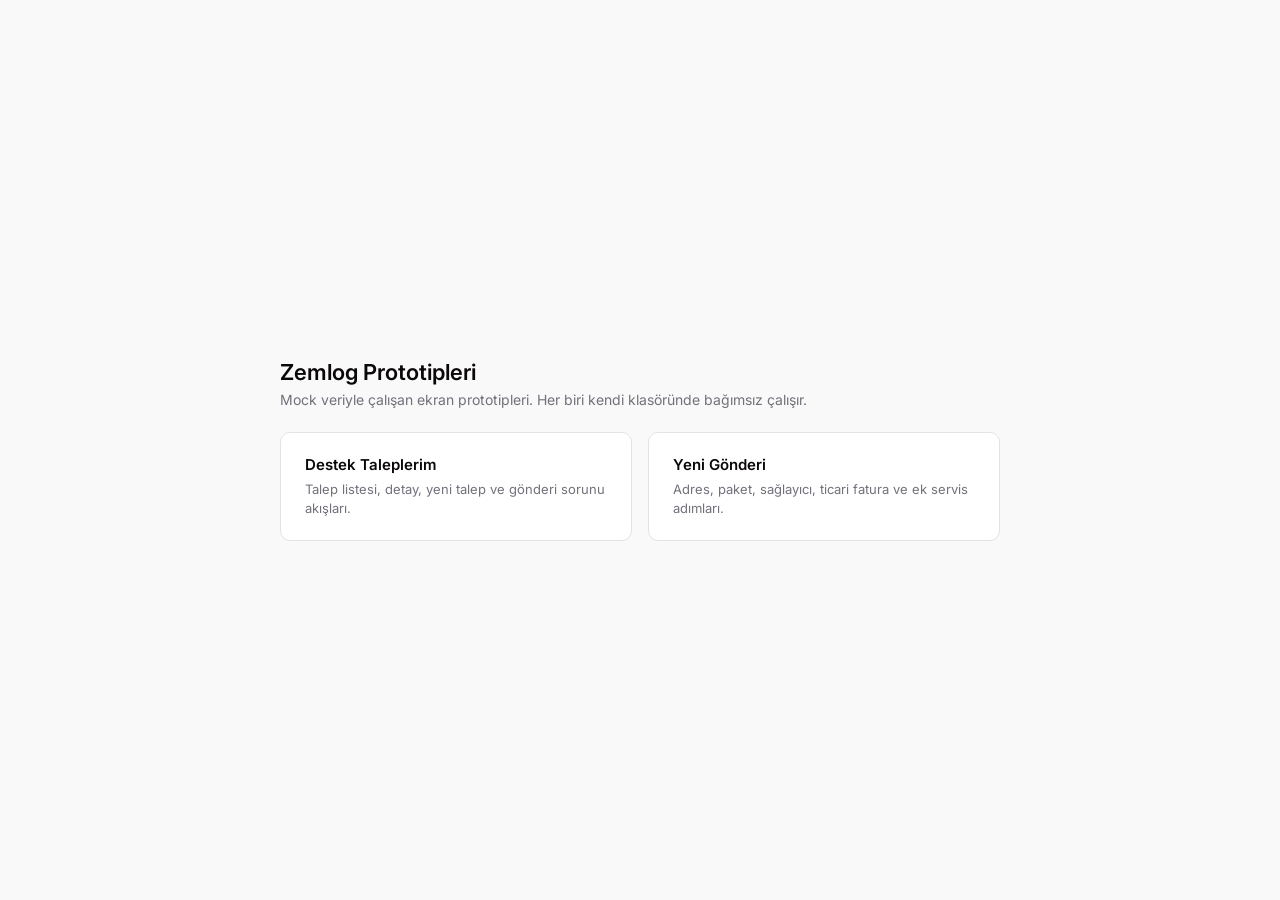
<file: index.html>
<!DOCTYPE html>
<html lang="tr">
<head>
<meta charset="utf-8">
<meta name="viewport" content="width=device-width, initial-scale=1">
<meta name="robots" content="noindex, nofollow, noarchive">
<title>Zemlog Prototipleri</title>
<link rel="preconnect" href="https://fonts.googleapis.com">
<link rel="preconnect" href="https://fonts.gstatic.com" crossorigin>
<link href="https://fonts.googleapis.com/css2?family=Inter:wght@400;500;600&display=swap" rel="stylesheet">
<style>
*{box-sizing:border-box}
body{margin:0;min-height:100dvh;display:grid;place-items:center;padding:24px 16px;font-family:'Inter',system-ui,sans-serif;background:#f9f9f9;color:#3c3c3e}
main{width:100%;max-width:720px}
h1{margin:0 0 6px;font-size:22px;font-weight:600;color:#0b0809}
p{margin:0 0 24px;font-size:14px;color:#71717b}
.grid{display:grid;grid-template-columns:1fr 1fr;gap:16px}
a{display:block;padding:22px 24px;background:#fff;border:1px solid #e1e3e6;border-radius:10px;text-decoration:none;color:inherit;transition:border-color .15s,background .15s}
a:hover{border-color:#69b1cd;background:#f1f8fb}
a b{display:block;font-size:15px;font-weight:600;color:#0b0809}
a span{display:block;margin-top:6px;font-size:13px;color:#71717b;line-height:1.45}
@media (max-width:560px){.grid{grid-template-columns:1fr}}
</style>
</head>
<body>
<main>
  <h1>Zemlog Prototipleri</h1>
  <p>Mock veriyle çalışan ekran prototipleri. Her biri kendi klasöründe bağımsız çalışır.</p>
  <div class="grid">
    <a href="destek-talepleri/index.html"><b>Destek Taleplerim</b><span>Talep listesi, detay, yeni talep ve gönderi sorunu akışları.</span></a>
    <a href="gonderi-olustur/index.html"><b>Yeni Gönderi</b><span>Adres, paket, sağlayıcı, ticari fatura ve ek servis adımları.</span></a>
  </div>
</main>
</body>
</html>
</file>
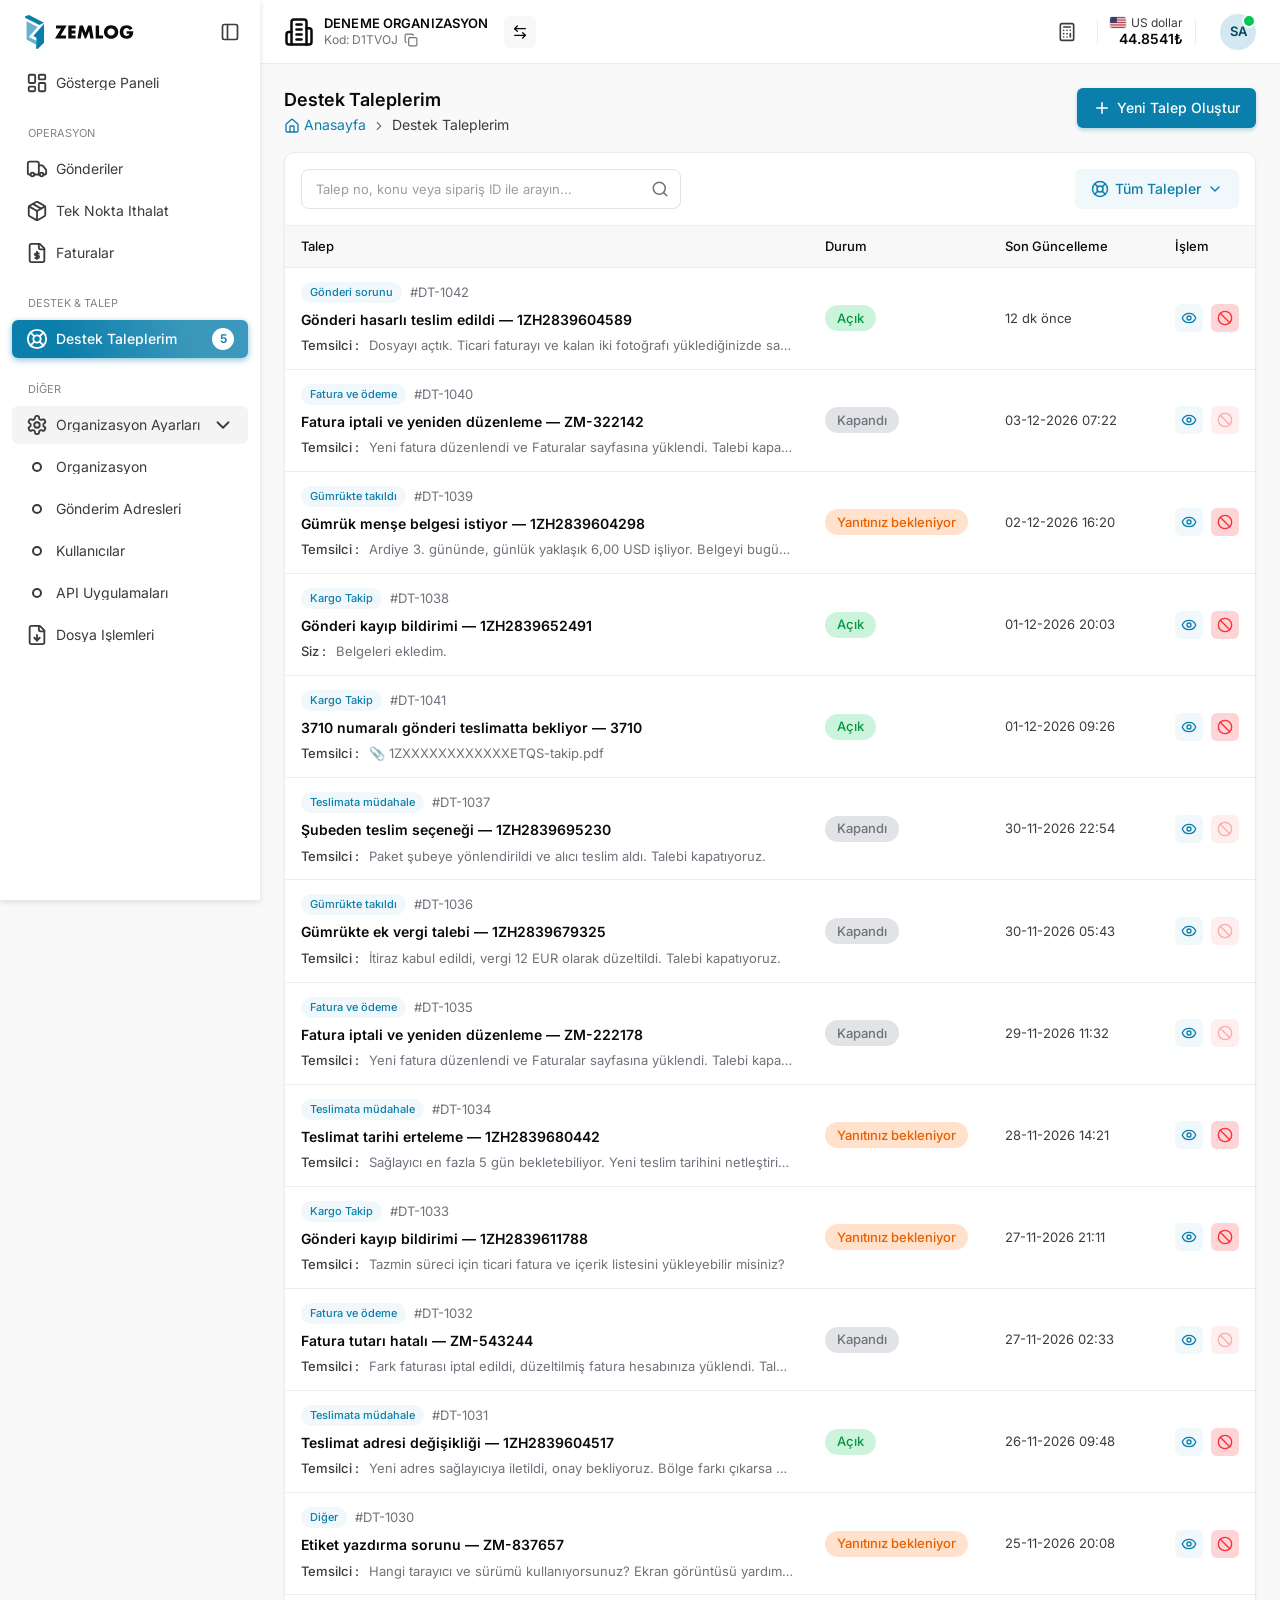
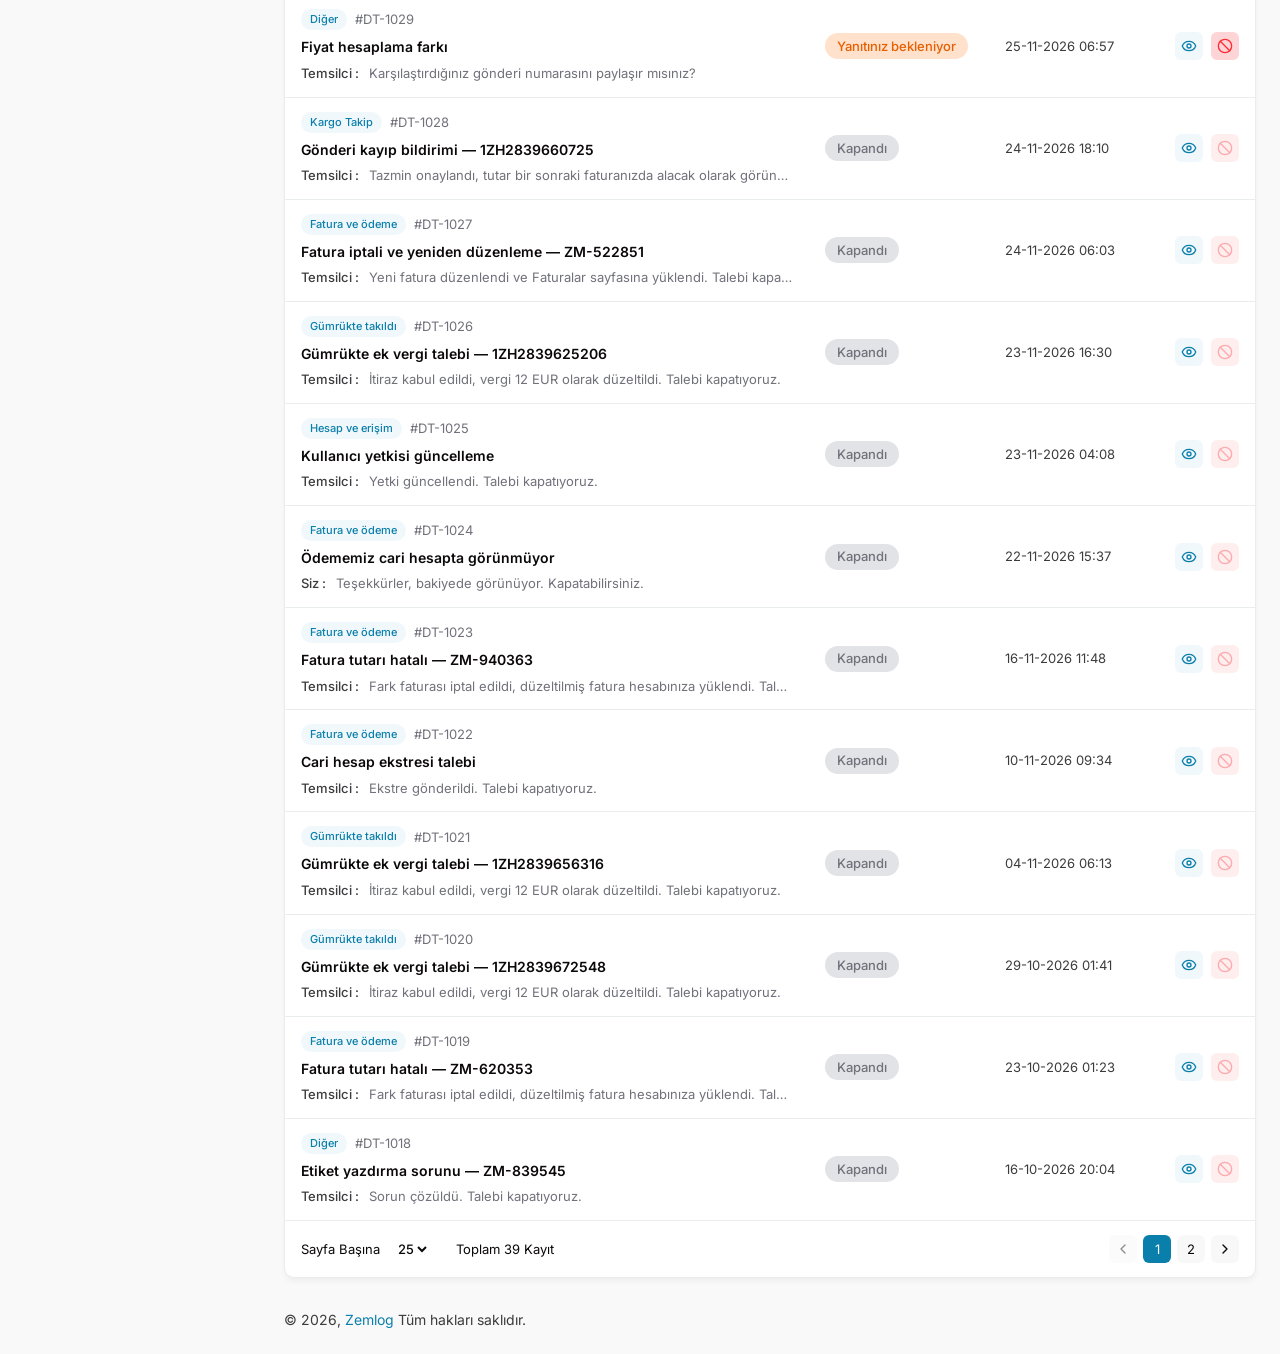
<file: destek-talepleri/index.html>
<!DOCTYPE html>
<html lang="tr">
<head>
<script>/* Klasör adresi "/" olmadan açılırsa göreli yollar bozulmasın */(function(){var p=location.pathname;if(location.protocol!=="file:"&&!/(/|.html?)$/.test(p))location.replace(p+"/"+location.search+location.hash);})();</script>
<meta charset="utf-8">
<meta name="viewport" content="width=device-width, initial-scale=1">
<meta name="robots" content="noindex, nofollow, noarchive">
<title>Destek Taleplerim · Zemlog</title>
<link rel="preconnect" href="https://fonts.googleapis.com">
<link rel="preconnect" href="https://fonts.gstatic.com" crossorigin>
<link href="https://fonts.googleapis.com/css2?family=Inter:wght@400;500;600;700&display=swap" rel="stylesheet">
<link rel="stylesheet" href="assets/proto.css">
<style>
/* ---------- Liste sayfası ---------- */
.list-card{display:flex;flex-direction:column;min-height:calc(100dvh - 214px)}
.toolbar{display:flex;align-items:center;justify-content:space-between;gap:12px;padding:16px}
.search{position:relative;width:380px;max-width:100%}
.search input{width:100%;height:40px;border:1px solid var(--gray-200);border-radius:8px;padding:0 40px 0 14px;background:#fff;outline:none;font-size:13px;transition:border-color .15s,box-shadow .15s}
.search input::placeholder{color:var(--placeholder)}
.search input:focus{border-color:var(--primary-300);box-shadow:0 0 0 3px rgba(58,152,188,.16)}
.search .ic{position:absolute;right:12px;top:50%;transform:translateY(-50%);color:var(--muted);width:18px;height:18px;pointer-events:none}
.dd{position:relative}
.dd-menu{position:absolute;right:0;top:calc(100% + 6px);min-width:230px;background:#fff;border:1px solid var(--border);border-radius:8px;box-shadow:0 8px 24px rgba(47,43,61,.14);padding:6px;display:none;z-index:20}
.dd.open .dd-menu{display:block}
.dd-item{display:flex;align-items:center;justify-content:space-between;gap:8px;width:100%;padding:8px 10px;border-radius:6px;font-size:13px;color:var(--foreground);text-align:left}
.dd-item:hover{background:var(--gray-100)}
.dd-item.active{background:var(--primary-100);color:var(--primary-500);font-weight:500}
.dd-count{font-size:11px;color:var(--muted);background:var(--gray-100);padding:1px 7px;border-radius:999px}
.dd-item.active .dd-count{background:#fff}
.dd .chev{width:16px;height:16px;transition:transform .2s}
.dd.open .chev{transform:rotate(180deg)}
.table{width:100%;border-collapse:collapse;table-layout:fixed}
.table thead th{background:var(--gray-100);text-align:left;font-size:13px;font-weight:500;color:var(--heading);padding:11px 16px;border-top:1px solid var(--border);border-bottom:1px solid var(--border);white-space:nowrap}
.table tbody td{padding:14px 16px;border-bottom:1px solid var(--border);vertical-align:middle}
.table tbody tr{transition:background .15s;cursor:pointer}
.table tbody tr:hover{background:var(--gray-100)}
.th-center,.td-center{text-align:center}
.th-status{width:180px}
.th-date{width:170px}
.th-acts{width:96px}
.row-top{display:flex;align-items:center;flex-wrap:wrap;gap:4px 8px;margin-bottom:7px}
.row-title{font-size:14px;font-weight:600;color:var(--heading);margin-bottom:6px;white-space:nowrap;overflow:hidden;text-overflow:ellipsis}
.row-prev{font-size:13px;color:var(--muted);white-space:nowrap;overflow:hidden;text-overflow:ellipsis}
.row-prev b{font-weight:500;color:var(--foreground);margin-right:10px}
.td-date{font-size:13px;color:var(--foreground);white-space:nowrap}
.acts{display:flex;gap:8px;justify-content:center}
.ibtn{width:28px;height:28px;border-radius:6px;display:grid;place-items:center;transition:background .15s}
.ibtn .ic{width:16px;height:16px}
.ibtn-view{background:var(--primary-100);color:var(--primary-500)}
.ibtn-view:hover{background:var(--primary-200)}
.ibtn-close{background:var(--danger-100);color:var(--danger-500)}
.ibtn-close:hover{background:var(--danger-200)}
.ibtn:disabled{opacity:.4;cursor:not-allowed}
.ibtn:disabled:hover{background:var(--danger-100)}
.empty{padding:72px 16px;text-align:center;color:var(--muted)}
.empty .ic{width:40px;height:40px;color:var(--gray-400);margin-bottom:10px}
.empty h4{margin:0 0 4px;font-size:15px;font-weight:600;color:var(--heading)}
.empty p{margin:0;font-size:13px}
.table tbody tr.empty-row{cursor:default}
.table tbody tr.empty-row:hover{background:transparent}
.card-foot{margin-top:auto;display:flex;align-items:center;justify-content:space-between;gap:16px;padding:14px 16px;font-size:13px;flex-wrap:wrap}
.psize{display:flex;align-items:center;gap:26px;color:var(--heading)}
.psize label{display:flex;align-items:center;gap:14px}
.psize select{border:0;background:transparent;font-weight:500;font-size:13px;outline:none;cursor:pointer;color:var(--heading)}
.pager{display:flex;gap:6px}
.pg{min-width:28px;height:28px;padding:0 6px;border-radius:6px;background:var(--gray-100);display:grid;place-items:center;font-size:13px;color:var(--heading);transition:background .15s}
.pg:hover{background:var(--gray-200)}
.pg.active{background:var(--primary-500);color:#fff}
.pg.active:hover{background:var(--primary-600)}
.pg:disabled{opacity:.45;cursor:default}
.pg:disabled:hover{background:var(--gray-100)}
.pg .ic{width:16px;height:16px}
@media (max-width:767px){
  .toolbar{flex-direction:column;align-items:stretch}
  .search{width:100%}
  .dd{align-self:flex-end}
  .th-date,.td-date{display:none}
  .th-status{width:138px}
  .th-acts{width:80px}
  .table thead th,.table tbody td{padding-left:10px;padding-right:10px}
  .pill{font-size:12px;padding:0 9px;height:24px}
  .acts{gap:6px}
  .list-card{min-height:0}
}
</style>
</head>
<body>
<div class="app" id="app">
  <aside class="sidebar" id="sidebar"></aside>
  <div class="main">
    <header class="header" id="header"></header>

    <main class="content">
      <div class="page-head">
        <div>
          <h1 class="page-title">Destek Taleplerim</h1>
          <nav class="crumbs" aria-label="breadcrumb">
            <a href="#"><i data-icon="house"></i>Anasayfa</a>
            <i data-icon="chevron-right" class="sep"></i>
            <span>Destek Taleplerim</span>
          </nav>
        </div>
        <a class="btn btn-primary" href="destek-talep-olustur.html"><i data-icon="plus"></i>Yeni Talep Oluştur</a>
      </div>

      <section class="card list-card">
        <div class="toolbar">
          <div class="search">
            <input type="search" id="searchInput" placeholder="Talep no, konu veya sipariş ID ile arayın..." autocomplete="off">
            <i data-icon="search"></i>
          </div>
          <div class="dd" id="statusDd">
            <button class="btn btn-light" type="button" id="statusBtn" aria-haspopup="listbox"><i data-icon="life-buoy"></i><span id="statusLabel">Tüm Talepler</span><i data-icon="chevron-down" class="chev"></i></button>
            <div class="dd-menu" id="statusMenu" role="listbox"></div>
          </div>
        </div>

        <table class="table" id="table">
          <thead>
            <tr>
              <th>Talep</th>
              <th class="th-status">Durum</th>
              <th class="th-date">Son Güncelleme</th>
              <th class="th-acts th-center">İşlem</th>
            </tr>
          </thead>
          <tbody id="tbody"></tbody>
        </table>

        <div class="card-foot">
          <div class="psize">
            <label>Sayfa Başına
              <select id="pageSize">
                <option value="10">10</option>
                <option value="25" selected>25</option>
                <option value="50">50</option>
              </select>
            </label>
            <span id="total">Toplam 0 Kayıt</span>
          </div>
          <div class="pager" id="pager"></div>
        </div>
      </section>
    </main>

    <footer class="site-foot">© 2026, <a href="#">Zemlog</a> Tüm hakları saklıdır.</footer>
  </div>
</div>

<script src="assets/proto.js"></script>
<script>
(() => {
'use strict';
const P = window.Proto;
const { $, esc, icon, CATS, STATUS, tickets, byId, lastMsg, previewText, ticketNo, fmtRel, lower, toast } = P;
P.renderShell('support');

const DETAIL = id => `destek-talep-detay.html?id=${id}`;
const state = { q: '', status: 'all', page: 1, pageSize: 25 };

const sorted = () => [...tickets].sort((a, b) => b.updatedAt - a.updatedAt);
const filtered = () => {
  const q = lower(state.q.trim()).replace(/^#/, '');
  return sorted().filter(t =>
    (state.status === 'all' || t.status === state.status) &&
    (!q || lower(`dt-${t.id}`).includes(q) || lower(t.subject).includes(q) || (t.ref && lower(t.ref).includes(q)))
  );
};

/* ---------------- List ---------------- */
const tbody = $('#tbody');
const pillHtml = s => `<span class="pill pill-${s}">${STATUS[s]}</span>`;
const rowHtml = t => {
  const m = lastMsg(t);
  const who = m.from === 'agent' ? 'Temsilci' : 'Siz';
  const title = `${esc(t.subject)}${t.ref ? ' — ' + esc(t.ref) : ''}`;
  return `<tr data-id="${t.id}">
    <td>
      <div class="row-top"><span class="chip">${esc(CATS[t.cat] || t.cat)}</span><span class="tid">${ticketNo(t)}</span></div>
      <div class="row-title" title="${title}">${title}</div>
      <div class="row-prev"><b>${who} :</b>${esc(previewText(m))}</div>
    </td>
    <td>${pillHtml(t.status)}</td>
    <td class="td-date">${fmtRel(t.updatedAt)}</td>
    <td class="td-center">
      <div class="acts">
        <a class="ibtn ibtn-view" href="${DETAIL(t.id)}" title="Detayı görüntüle" aria-label="Detayı görüntüle">${icon('eye')}</a>
        <button class="ibtn ibtn-close" type="button" data-close="${t.id}" title="${t.status === 'closed' ? 'Talep kapatıldı' : 'Talebi kapat'}" aria-label="Talebi kapat" ${t.status === 'closed' ? 'disabled' : ''}>${icon('ban')}</button>
      </div>
    </td>
  </tr>`;
};
const emptyHtml = () => `<tr class="empty-row"><td colspan="4"><div class="empty">${icon('inbox')}<h4>Talep bulunamadı</h4><p>${state.q ? 'Arama kriterlerinize uyan bir talep yok.' : 'Bu durumda bir talebiniz bulunmuyor.'}</p></div></td></tr>`;

const renderPager = pages => {
  const p = state.page;
  const start = Math.max(1, Math.min(p - 2, pages - 4));
  const end = Math.min(pages, start + 4);
  let html = `<button class="pg" type="button" data-page="${p - 1}" ${p === 1 ? 'disabled' : ''} aria-label="Önceki sayfa">${icon('chevron-left')}</button>`;
  for (let i = start; i <= end; i++) html += `<button class="pg ${i === p ? 'active' : ''}" type="button" data-page="${i}">${i}</button>`;
  html += `<button class="pg" type="button" data-page="${p + 1}" ${p === pages ? 'disabled' : ''} aria-label="Sonraki sayfa">${icon('chevron-right')}</button>`;
  $('#pager').innerHTML = html;
};

const renderStatusMenu = () => {
  const counts = { all: tickets.length, open: 0, awaiting: 0, closed: 0 };
  tickets.forEach(t => counts[t.status]++);
  const items = [['all', 'Tüm Talepler'], ['open', STATUS.open], ['awaiting', STATUS.awaiting], ['closed', STATUS.closed]];
  $('#statusMenu').innerHTML = items.map(([k, label]) =>
    `<button type="button" role="option" class="dd-item ${state.status === k ? 'active' : ''}" data-status="${k}"><span>${label}</span><span class="dd-count">${counts[k]}</span></button>`).join('');
  $('#statusLabel').textContent = items.find(([k]) => k === state.status)[1];
  P.refreshBadge();
};

const render = () => {
  const list = filtered();
  const pages = Math.max(1, Math.ceil(list.length / state.pageSize));
  if (state.page > pages) state.page = pages;
  const slice = list.slice((state.page - 1) * state.pageSize, state.page * state.pageSize);
  tbody.innerHTML = slice.length ? slice.map(rowHtml).join('') : emptyHtml();
  $('#total').textContent = `Toplam ${list.length} Kayıt`;
  renderPager(pages);
  renderStatusMenu();
};

/* ---------------- Events ---------------- */
tbody.addEventListener('click', e => {
  const close = e.target.closest('[data-close]');
  if (close) { e.stopPropagation(); if (!close.disabled) P.closeTicket(+close.dataset.close, render); return; }
  if (e.target.closest('a')) return;
  const tr = e.target.closest('tr[data-id]');
  if (tr) location.href = DETAIL(tr.dataset.id);
});
$('#pager').addEventListener('click', e => { const b = e.target.closest('[data-page]'); if (b && !b.disabled) { state.page = +b.dataset.page; render(); } });
$('#pageSize').addEventListener('change', e => { state.pageSize = +e.target.value; state.page = 1; render(); });
$('#searchInput').addEventListener('input', e => { state.q = e.target.value; state.page = 1; render(); });

const dd = $('#statusDd');
$('#statusBtn').addEventListener('click', () => dd.classList.toggle('open'));
$('#statusMenu').addEventListener('click', e => { const b = e.target.closest('[data-status]'); if (!b) return; state.status = b.dataset.status; state.page = 1; dd.classList.remove('open'); render(); });
document.addEventListener('click', e => { if (!dd.contains(e.target)) dd.classList.remove('open'); });

document.addEventListener('keydown', e => { if (e.key === 'Escape') dd.classList.remove('open'); });

/* yeni oluşturulan talep için "hoş geldin" bildirimi (oluşturma sayfasından dönüşte) */
const created = new URLSearchParams(location.search).get('created');
if (created && byId(+created)) { toast(`#DT-${created} numaralı talebiniz oluşturuldu.`); history.replaceState(null, '', location.pathname); }

/* dakikada bir göreli zamanları tazele */
setInterval(() => { if (!document.hidden) render(); }, 60e3);

P.hydrateIcons();
render();

/* deep link: #DT-1042 → detay sayfası, #yeni → oluşturma sayfası */
const h = decodeURIComponent(location.hash.slice(1)).toLowerCase();
const m = h.match(/^dt-(\d+)$/);
if (m && byId(+m[1])) location.replace(DETAIL(+m[1]));
else if (h === 'yeni') location.replace('destek-talep-olustur.html');
})();
</script>
</body>
</html>
</file>
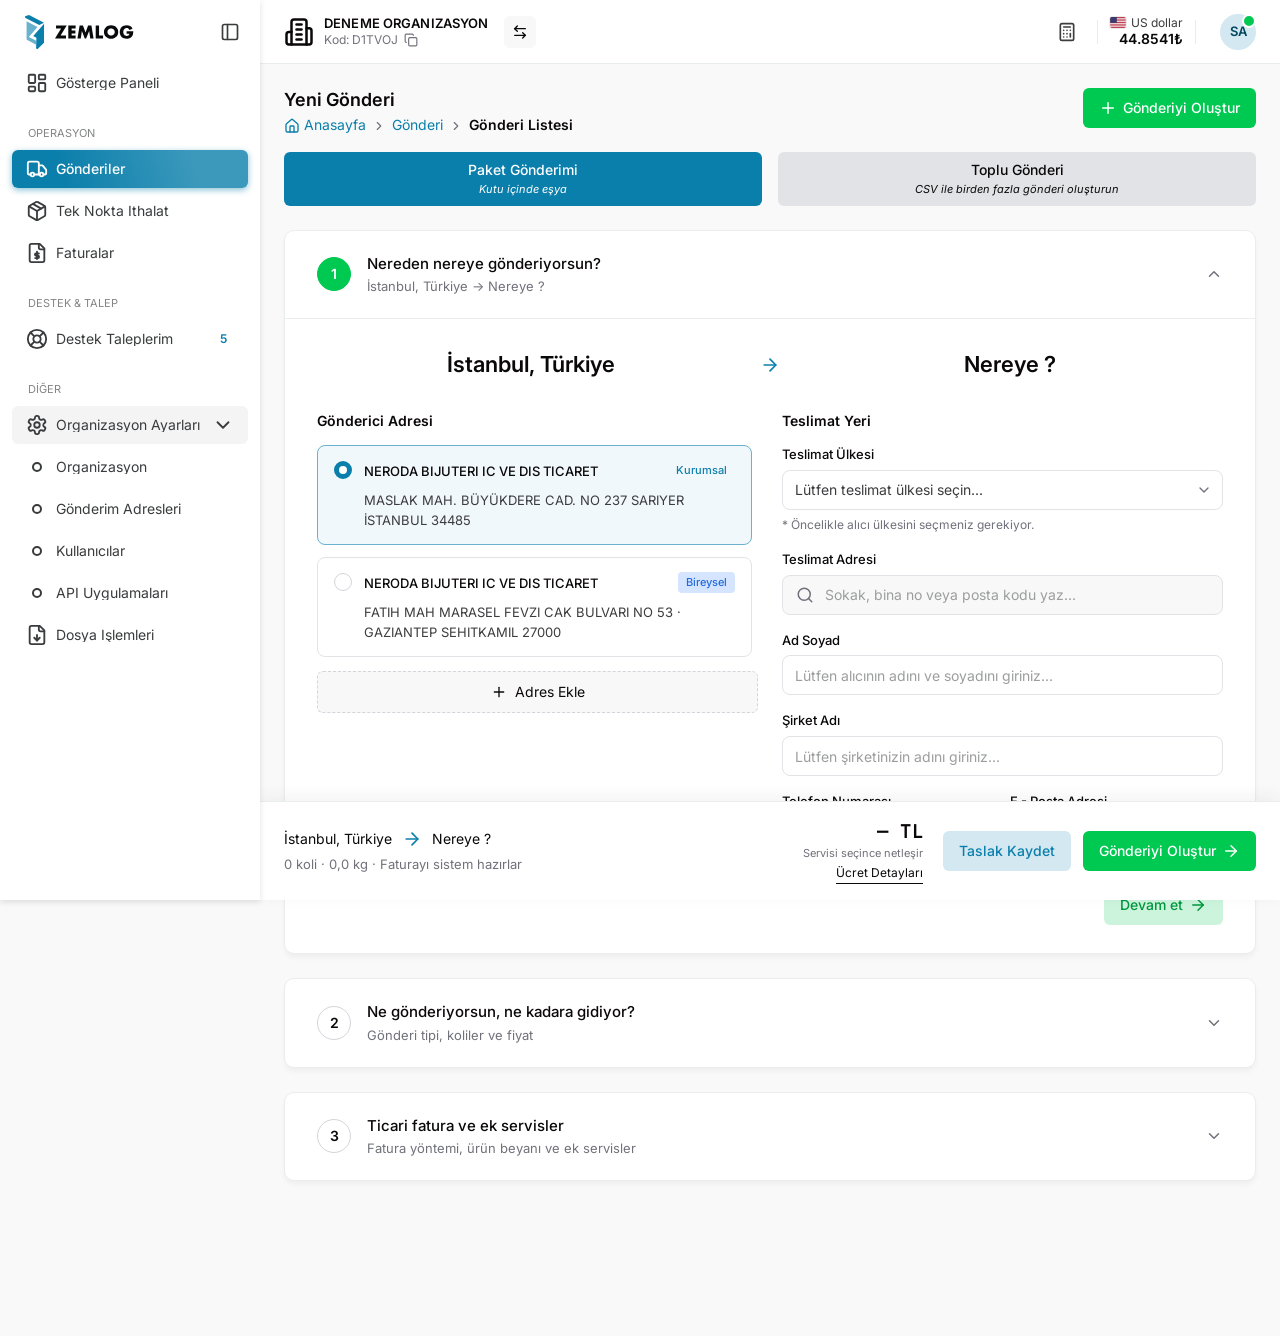
<file: gonderi-olustur/index.html>
<!DOCTYPE html>
<html lang="tr">
<head>
<script>/* Klasör adresi "/" olmadan açılırsa göreli yollar bozulmasın */(function(){var p=location.pathname;if(location.protocol!=="file:"&&!/(/|.html?)$/.test(p))location.replace(p+"/"+location.search+location.hash);})();</script>
<meta charset="utf-8">
<meta name="viewport" content="width=device-width, initial-scale=1">
<meta name="robots" content="noindex, nofollow, noarchive">
<title>Yeni Gönderi · Zemlog</title>
<link rel="preconnect" href="https://fonts.googleapis.com">
<link rel="preconnect" href="https://fonts.gstatic.com" crossorigin>
<link href="https://fonts.googleapis.com/css2?family=Inter:wght@400;500;600;700&family=JetBrains+Mono:wght@600;700&display=swap" rel="stylesheet">
<link rel="stylesheet" href="assets/proto.css">
<link rel="stylesheet" href="assets/gonderi.css">
</head>
<body>
<div class="app" id="app">
  <aside class="sidebar" id="sidebar"></aside>
  <div class="main">
    <header class="header" id="header"></header>

    <main class="content">
      <div class="page-head">
        <div style="min-width:0">
          <h1 class="page-title">Yeni Gönderi</h1>
          <nav class="crumbs" aria-label="Sayfa yolu">
            <a href="#"><i data-icon="house"></i>Anasayfa</a><i data-icon="chevron-right" class="sep"></i>
            <a href="#">Gönderi</a><i data-icon="chevron-right" class="sep"></i>
            <b>Gönderi Listesi</b>
          </nav>
        </div>
        <button type="button" class="btn btn-success" data-submit><i data-icon="plus"></i>Gönderiyi Oluştur</button>
      </div>

      <div class="modes" id="modes" role="tablist">
        <button type="button" class="mode active" data-mode="paket" role="tab"><b>Paket Gönderimi</b><i>Kutu içinde eşya</i></button>
        <button type="button" class="mode" data-mode="toplu" role="tab"><b>Toplu Gönderi</b><i>CSV ile birden fazla gönderi oluşturun</i></button>
      </div>

      <div id="flow">
        <section class="card step" id="s1"></section>
        <section class="card step" id="s2"></section>
        <section class="card step" id="s3"></section>
      </div>

      <section class="card bulk" id="bulk" hidden></section>
      <section id="done" hidden></section>
    </main>

    <div class="ship-bar" id="bar">
      <div class="price-panel" id="pricePanel" hidden></div>
      <div class="bar-inner">
        <div class="bar-left">
          <div class="bar-route" id="barRoute"></div>
          <div class="bar-sub" id="barSub"></div>
        </div>
        <div class="bar-right">
          <div class="bar-price">
            <b class="mono" id="barPrice">—</b>
            <span class="bar-note" id="barNote">Servisi seçince netleşir</span>
            <button type="button" class="bar-link" id="barDetails">Ücret Detayları</button>
          </div>
          <button type="button" class="btn btn-soft" id="draftBtn">Taslak Kaydet</button>
          <button type="button" class="btn btn-success" data-submit>Gönderiyi Oluştur<i data-icon="arrow-right"></i></button>
        </div>
      </div>
    </div>
  </div>
</div>

<!-- Gönderici adresi ekle -->
<div class="modal" id="mSender">
  <div class="modal-box z" role="dialog" aria-labelledby="mSenderT">
    <button type="button" class="xbtn mx" data-close aria-label="Kapat"><i data-icon="x"></i></button>
    <div class="z-head"><h2 id="mSenderT">Gönderim Adresi Ekle</h2><p>Aşağıdaki formu eksiksiz doldurarak gönderim adresi ekleyebilirsiniz.</p></div>
    <form class="z-body" id="fSender" novalidate>
      <div class="grid-2">
        <div class="field" data-f="ad"><label>Yetkili Adı</label><input class="input" name="ad" placeholder="Lütfen adınızı giriniz..."><div class="err-msg">Zorunlu alan.</div></div>
        <div class="field" data-f="soyad"><label>Yetkili Soyadı</label><input class="input" name="soyad" placeholder="Lütfen soyadınızı giriniz..."><div class="err-msg">Zorunlu alan.</div></div>
      </div>
      <div class="field"><label>Şirket Adı</label><input class="input" name="sirket" placeholder="Lütfen şirketinizin adını giriniz..."></div>
      <div class="grid-2">
        <div class="field" data-f="tel"><label>Telefon Numarası</label><div class="tel"><span class="dial">+90</span><input class="input" name="tel" inputmode="tel" placeholder="5** *** ** **"></div><div class="err-msg">Geçerli bir telefon girin.</div></div>
        <div class="field" data-f="eposta"><label>E - Posta Adresi</label><input class="input" name="eposta" type="email" placeholder="Lütfen e-posta adresi giriniz..."><div class="err-msg">Geçerli bir e-posta girin.</div></div>
      </div>
      <div class="grid-2">
        <div class="field" data-f="sehir"><label>Şehir</label><select class="select" name="sehir"></select><div class="err-msg">Şehir seçin.</div></div>
        <div class="field" data-f="ilce"><label>İlçe</label><select class="select" name="ilce"></select><div class="err-msg">İlçe seçin.</div></div>
      </div>
      <div class="field" data-f="acik"><label>Açık Adres</label><input class="input" name="acik" placeholder="Örn. Mahalle, cadde, sokak ve bina bilgisi"><div class="err-msg">Zorunlu alan.</div></div>
      <div class="field"><label>Adres Detayı</label><input class="input" name="detay" placeholder="Örn. Kat, daire, ofis vb."></div>
      <div class="grid-2">
        <div class="field" data-f="pk"><label>Posta Kodu</label><input class="input" name="pk" inputmode="numeric" placeholder="Lütfen posta kodu giriniz..."><div class="err-msg">Zorunlu alan.</div></div>
        <div class="field"><label>Adresi Kaydet</label><label class="check"><input type="checkbox" name="kaydet" checked><span>Bu adresi, gönderici adresi olarak kaydet.</span></label></div>
      </div>
      <div class="field" data-f="baslik" id="senderTitleField"><label>Adres Başlığı</label><input class="input" name="baslik" placeholder="Örn. Merkez Ofis, Depo, Şube"><div class="err-msg">Kayıtlı adres için bir başlık girin.</div></div>
    </form>
    <div class="z-foot"><button type="button" class="btn btn-secondary" data-close>Vazgeç</button><button type="submit" form="fSender" class="btn btn-success">Adresi Kaydet</button></div>
  </div>
</div>

<!-- Alıcı adresi manuel -->
<div class="modal" id="mRecipient">
  <div class="modal-box z" role="dialog" aria-labelledby="mRecT">
    <button type="button" class="xbtn mx" data-close aria-label="Kapat"><i data-icon="x"></i></button>
    <div class="z-head"><h2 id="mRecT">Alıcı Adresi Ekle</h2><p>Aşağıdaki formu eksiksiz doldurarak alıcı adresini ekleyebilirsiniz.</p></div>
    <form class="z-body" id="fRecipient" novalidate>
      <div id="recAddr"></div>
      <label class="switch-row"><span class="switch"><input type="checkbox" id="billDiff"><i></i></span>Fatura adresi teslimat adresinden farklı</label>
      <div id="billAddr" hidden><h3 class="z-sub">Fatura Adresi</h3></div>
    </form>
    <div class="z-foot"><button type="button" class="btn btn-secondary" data-close>Vazgeç</button><button type="submit" form="fRecipient" class="btn btn-success">Adresi Kaydet</button></div>
  </div>
</div>

<!-- Servis fiyat detayı -->
<div class="modal" id="mPrice">
  <div class="modal-box z" role="dialog" aria-labelledby="mPriceT">
    <button type="button" class="xbtn mx" data-close aria-label="Kapat"><i data-icon="x"></i></button>
    <div class="z-head"><h2 id="mPriceT">Servis Fiyatı Detayları</h2><p>Aşağıdaki ilgili servisin detay ücretlerini inceleyebilirsiniz.</p></div>
    <div class="z-body" id="priceBody"></div>
    <div class="z-foot"><button type="button" class="btn btn-secondary" data-close>Kapat</button></div>
  </div>
</div>

<script src="assets/proto.js"></script>
<script src="assets/gonderi.js"></script>
</body>
</html>
</file>
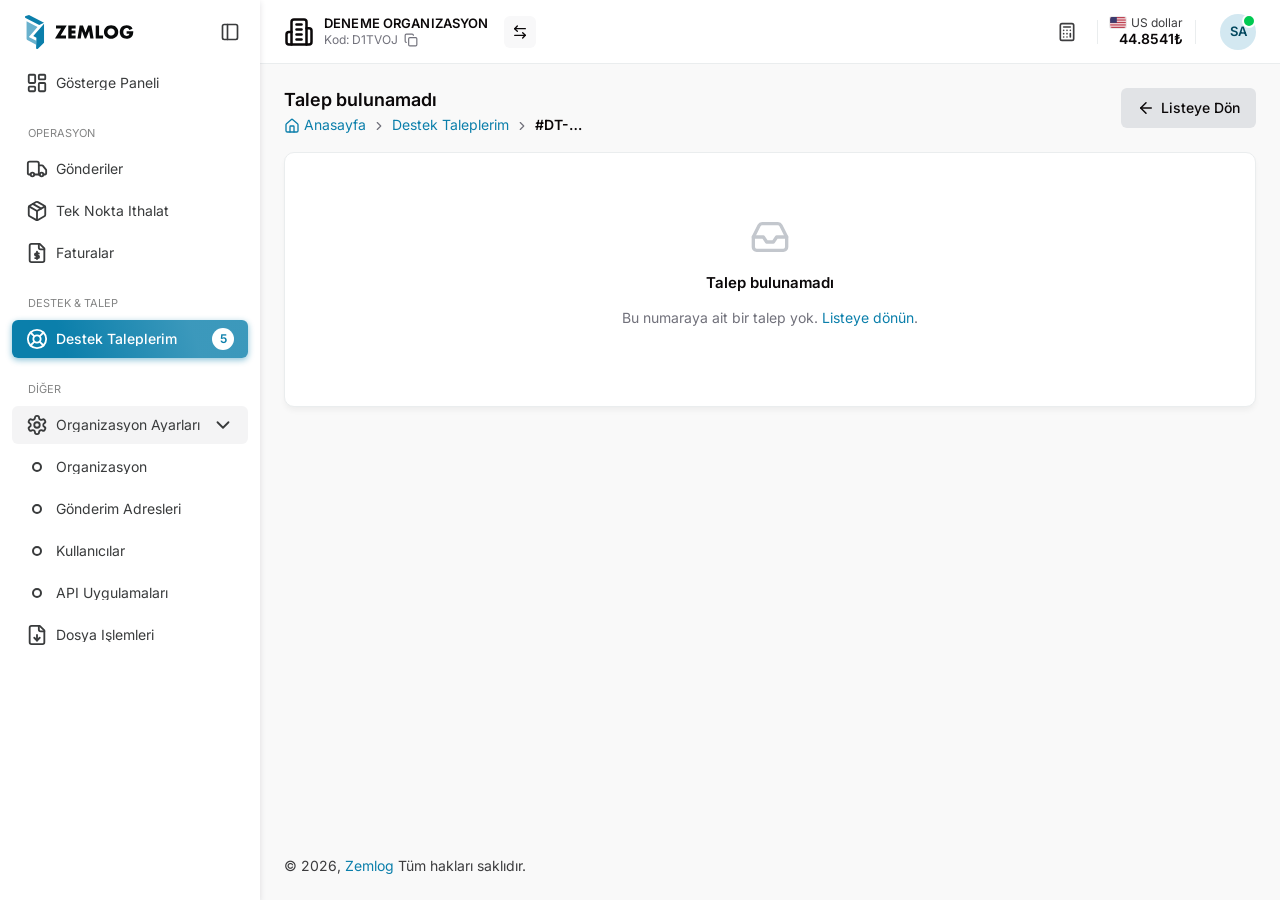
<file: destek-talep-detay.html>
<!DOCTYPE html>
<html lang="tr">
<head>
<meta charset="utf-8">
<meta name="viewport" content="width=device-width, initial-scale=1">
<title>Talep Detayı · Zemlog</title>
<link rel="preconnect" href="https://fonts.googleapis.com">
<link rel="preconnect" href="https://fonts.gstatic.com" crossorigin>
<link href="https://fonts.googleapis.com/css2?family=Inter:wght@400;500;600;700&display=swap" rel="stylesheet">
<link rel="stylesheet" href="assets/proto.css">
<style>
/* ---------- Detay sayfası ---------- */
.detail{display:grid;grid-template-columns:minmax(0,1fr) 400px;gap:24px;align-items:start}

/* sohbet kartı */
.chat{display:flex;flex-direction:column;height:calc(100dvh - 232px);min-height:560px;overflow:hidden}
.chat-head{display:flex;align-items:center;gap:12px;padding:14px 20px;border-bottom:1px solid var(--border);flex-shrink:0}
.chat-av{width:40px;height:40px;border-radius:10px;background:var(--gray-100);border:1px solid var(--border);display:grid;place-items:center;font-size:13px;font-weight:600;color:var(--heading);flex-shrink:0}
.chat-name{font-size:15px;font-weight:600;color:var(--heading);line-height:1.3}
.chat-online{font-size:12px;color:var(--muted);display:flex;align-items:center;gap:6px}
.chat-online::before{content:"";width:8px;height:8px;border-radius:50%;background:var(--success-500)}
.chat-head .pill{margin-left:auto}
.chat-body{flex:1;overflow-y:auto;background:#f8f9fa;padding:16px 20px 20px;display:flex;flex-direction:column;gap:14px}
.day-sep{display:flex;align-items:center;gap:12px;color:var(--muted);font-size:13px;margin:4px 0 6px}
.day-sep::before,.day-sep::after{content:"";flex:1;height:1px;background:var(--gray-200)}
.m{display:flex;gap:10px;max-width:82%}
.m.agent{align-self:flex-start}
.m.me{align-self:flex-end;flex-direction:row-reverse}
.m-av{width:36px;height:36px;border-radius:50%;flex-shrink:0;display:grid;place-items:center;font-size:12px;font-weight:600}
.m.agent .m-av{background:#fff;border:1px solid var(--gray-200);color:var(--heading)}
.m.me .m-av{background:var(--primary-100);border:1px solid var(--primary-300);color:var(--primary-700)}
.m-av.ghost{visibility:hidden}
.m-body{min-width:0;display:flex;flex-direction:column}
.m.me .m-body{align-items:flex-end}
.m-bubble{padding:12px 14px;border-radius:12px;font-size:14px;line-height:1.5;white-space:pre-wrap;word-break:break-word}
.m.agent .m-bubble{background:#fff;border:1px solid var(--gray-200);color:var(--foreground)}
.m.me .m-bubble{background:var(--primary-200);color:var(--foreground)}
.m-meta{font-size:12px;color:var(--muted);margin-top:6px;display:flex;align-items:center;gap:6px}
.m-meta .via{color:var(--primary-500)}
.m-meta .sep{width:1px;height:12px;background:var(--gray-300)}
.m-meta .ic{width:14px;height:14px;color:var(--primary-500)}
.m-file{display:flex;align-items:center;gap:12px;background:#fff;border:1px solid var(--gray-200);border-radius:12px;padding:12px 14px;min-width:min(300px,100%)}
.m.me .m-file{background:var(--primary-200);border-color:transparent}
.file-ico{width:40px;height:40px;border-radius:8px;background:var(--primary-100);color:var(--primary-500);display:grid;place-items:center;flex-shrink:0}
.file-ico .ic{width:22px;height:22px}
.file-name{font-size:14px;color:var(--heading);font-weight:500;overflow:hidden;text-overflow:ellipsis;white-space:nowrap}
.file-size{font-size:13px;color:var(--muted)}
.file-dl{margin-left:auto;color:var(--heading);width:32px;height:32px;display:grid;place-items:center;border-radius:6px;flex-shrink:0}
.file-dl:hover{background:var(--gray-100)}
.sys{align-self:center;background:var(--gray-200);color:var(--muted);font-size:12px;padding:6px 12px;border-radius:999px;text-align:center}
.sys b{color:var(--foreground);font-weight:600}
.chat-foot{display:flex;gap:10px;padding:14px 20px;border-top:1px solid var(--border);background:#fff;flex-shrink:0}
.sq{width:44px;height:44px;border-radius:8px;border:1px solid var(--gray-200);display:grid;place-items:center;color:var(--heading);flex-shrink:0;transition:background .15s;background:#fff}
.sq:hover{background:var(--gray-100)}
.sq.send{background:var(--primary-500);border-color:var(--primary-500);color:#fff}
.sq.send:hover{background:var(--primary-600)}
.chat-foot input{flex:1;min-width:0;height:44px;border:1px solid var(--gray-200);border-radius:8px;padding:0 14px;outline:none;font-size:14px;transition:border-color .15s,box-shadow .15s}
.chat-foot input::placeholder{color:var(--placeholder)}
.chat-foot input:focus{border-color:var(--primary-300);box-shadow:0 0 0 3px rgba(58,152,188,.16)}
.chat-closed{display:flex;align-items:center;gap:10px;padding:16px 20px;border-top:1px solid var(--border);background:var(--gray-100);font-size:13px;color:var(--muted);flex-shrink:0}
.chat-closed .ic{width:18px;height:18px;color:var(--gray-700)}
.chat-closed .btn{margin-left:auto}

/* bilgi paneli */
.info{padding:24px}
.info h3{font-size:15px;font-weight:600;color:var(--heading);margin:0 0 12px}
.kv{display:flex;justify-content:space-between;align-items:center;gap:12px;padding:7px 0;font-size:14px}
.kv .k{color:var(--muted)}
.kv .v{color:var(--heading);font-weight:500;text-align:right;min-width:0;overflow:hidden;text-overflow:ellipsis}
.kv a{color:var(--primary-500);text-decoration:underline}
.info hr{border:0;border-top:1px solid var(--border);margin:18px 0}
.ship{border:1px solid var(--gray-200);border-radius:10px;padding:16px}
.ship-top{display:flex;justify-content:space-between;align-items:center;gap:10px;margin-bottom:10px}
.ship-id{font-weight:600;color:var(--heading);font-size:14px}
.ship-party{font-size:14px;color:var(--foreground);line-height:1.5}
.ship-party b{color:var(--heading);font-weight:700;margin-right:6px}
.ship-arrow{color:var(--heading);width:16px;height:16px;margin:4px 0}
.ship-svc{display:flex;justify-content:space-between;align-items:center;gap:8px;font-size:13px;color:var(--muted);margin-top:8px}
.ship-svc span:first-child{white-space:nowrap}
.ship-svc .trk{color:var(--heading);min-width:0;overflow:hidden;text-overflow:ellipsis;white-space:nowrap}
.att{display:flex;align-items:center;gap:14px;border:1px solid var(--gray-200);border-radius:10px;padding:12px 14px;margin-bottom:10px}
.att .file-name{font-size:14px}
.att:last-of-type{margin-bottom:0}
.info .btn-block{margin-top:20px}
.info .none{font-size:13px;color:var(--muted)}
.notfound{padding:64px 16px;text-align:center;color:var(--muted)}
.notfound .ic{width:40px;height:40px;color:var(--gray-400);margin-bottom:10px}
.notfound h4{margin:0 0 4px;font-size:15px;font-weight:600;color:var(--heading)}

@media (max-width:1100px){
  .detail{grid-template-columns:1fr}
  .chat{height:auto;min-height:0}
  .chat-body{max-height:60dvh;min-height:320px}
}
@media (max-width:767px){
  .m{max-width:94%}
  .info{padding:18px}
}
</style>
</head>
<body>
<div class="app" id="app">
  <aside class="sidebar" id="sidebar"></aside>
  <div class="main">
    <header class="header" id="header"></header>

    <main class="content">
      <div class="page-head">
        <div style="min-width:0">
          <h1 class="page-title" id="pageTitle">Talep Detayı</h1>
          <nav class="crumbs" aria-label="breadcrumb">
            <a href="#"><i data-icon="house"></i>Anasayfa</a>
            <i data-icon="chevron-right" class="sep"></i>
            <a href="index.html">Destek Taleplerim</a>
            <i data-icon="chevron-right" class="sep"></i>
            <b id="crumbId">#DT-…</b>
          </nav>
        </div>
        <a class="btn btn-secondary" href="index.html"><i data-icon="arrow-left"></i>Listeye Dön</a>
      </div>

      <div class="detail" id="detail"></div>
    </main>

    <footer class="site-foot">© 2026, <a href="#">Zemlog</a> Tüm hakları saklıdır.</footer>
  </div>
</div>

<script src="assets/proto.js"></script>
<script>
(() => {
'use strict';
const P = window.Proto;
const { $, esc, icon, CATS, STATUS, byId, ticketNo, fmtTime, fmtDay, fmtShort, sameDay, toast, save } = P;
P.renderShell('support');

const params = new URLSearchParams(location.search);
const id = +params.get('id');
const t = byId(id);
const root = $('#detail');

/* mesaj metnindeki **kalın** işaretini <b>'ye çevir */
const rich = s => esc(s).replace(/\*\*(.+?)\*\*/g, '<b>$1</b>');
const fileIcon = type => icon(type === 'image' ? 'image' : 'file-text');
const fileCard = (f, cls = 'm-file') => `<div class="${cls}"><span class="file-ico">${fileIcon(f.type)}</span><span style="min-width:0"><span class="file-name" title="${esc(f.name)}">${esc(f.name)}</span><br><span class="file-size">${esc(f.size)}</span></span><a class="file-dl" href="#" title="İndir" aria-label="İndir" data-dl="${esc(f.name)}">${icon('download')}</a></div>`;

const renderThread = () => {
  let html = '';
  let prevDay = null, prevFrom = null;
  t.msgs.forEach(m => {
    if (prevDay === null || !sameDay(prevDay, m.at)) { html += `<div class="day-sep">${fmtDay(m.at)}</div>`; prevDay = m.at; prevFrom = null; }
    if (m.from === 'sys') { html += `<div class="sys">${rich(m.text)}</div>`; prevFrom = 'sys'; return; }
    const me = m.from === 'me';
    const first = prevFrom !== m.from;
    const av = me ? 'SK' : 'OD';
    const body = m.file ? fileCard(m.file) : `<div class="m-bubble">${esc(m.text)}</div>`;
    const meta = me
      ? `${m.via === 'mail' ? '<span class="via">Mail ile gönderildi</span><span class="sep"></span>' : ''}<span>${fmtTime(m.at)}</span>${icon('check')}`
      : `<span>Operasyon Destek</span><span class="sep"></span><span>${fmtTime(m.at)}</span>`;
    html += `<div class="m ${me ? 'me' : 'agent'}"><div class="m-av ${first ? '' : 'ghost'}">${av}</div><div class="m-body">${body}<div class="m-meta">${meta}</div></div></div>`;
    prevFrom = m.from;
  });
  return html;
};

const renderInfo = () => {
  const s = t.shipment;
  const refCell = t.ref ? `<a href="#" title="Gönderiye git">${esc(t.ref)}</a>` : '—';
  return `
    <h3>Talep Bilgileri</h3>
    <div class="kv"><span class="k">Talep No</span><span class="v">${ticketNo(t)}</span></div>
    <div class="kv"><span class="k">Konu Başlığı</span><span class="v"><span class="chip">${esc(CATS[t.cat] || t.cat)}</span></span></div>
    <div class="kv"><span class="k">Sipariş / Gönderi ID</span><span class="v">${refCell}</span></div>
    <div class="kv"><span class="k">Oluşturma</span><span class="v">${fmtShort(t.msgs[0].at)}</span></div>
    <div class="kv"><span class="k">Temsilci</span><span class="v">${esc(t.agent || '—')}</span></div>
    <hr>
    <h3>İlgili Gönderi</h3>
    ${s ? `<div class="ship">
      <div class="ship-top"><span class="ship-id">ID: ${esc(s.id)}</span><span class="chip md ${s.kind}">${esc(s.status)}</span></div>
      <div class="ship-party"><b>${esc(s.from.name)}</b>${esc(s.from.country)},&nbsp; ${esc(s.from.city)}</div>
      ${icon('arrow-down', 'ic ship-arrow')}
      <div class="ship-party"><b>${esc(s.to.name)}</b>${esc(s.to.country)},&nbsp; ${esc(s.to.city)}</div>
      <div class="ship-svc"><span>${esc(s.service)}</span><span>·</span><span class="trk">${esc(s.tracking)}</span></div>
    </div>` : '<div class="none">Bu talebe bağlı bir gönderi yok.</div>'}
    <hr>
    <h3>Ekler</h3>
    ${t.attachments && t.attachments.length ? t.attachments.map(f => fileCard(f, 'att')).join('') : '<div class="none">Bu talepte ek dosya yok.</div>'}
    ${t.status === 'closed'
      ? `<button class="btn btn-secondary btn-block" type="button" disabled>${icon('lock')}Talep Kapatıldı</button>`
      : `<button class="btn btn-danger-light btn-block" type="button" id="closeBtn">${icon('ban')}Talebi Kapat</button>`}`;
};

const render = () => {
  if (!t) {
    $('#pageTitle').textContent = 'Talep bulunamadı';
    $('#crumbId').textContent = id ? `#DT-${id}` : '#DT-…';
    root.innerHTML = `<section class="card notfound" style="grid-column:1/-1">${icon('inbox')}<h4>Talep bulunamadı</h4><p>Bu numaraya ait bir talep yok. <a href="index.html" style="color:var(--primary-500)">Listeye dönün</a>.</p></section>`;
    return;
  }
  document.title = `${ticketNo(t)} · ${t.subject} · Zemlog`;
  $('#pageTitle').textContent = t.subject;
  $('#crumbId').textContent = ticketNo(t);
  const closed = t.status === 'closed';
  root.innerHTML = `
    <section class="card chat">
      <div class="chat-head">
        <div class="chat-av">OD</div>
        <div><div class="chat-name">Operasyon Destek</div><div class="chat-online">Çevrimiçi</div></div>
        <span class="pill pill-${t.status}">${STATUS[t.status]}</span>
      </div>
      <div class="chat-body" id="thread">${renderThread()}</div>
      ${closed
        ? `<div class="chat-closed">${icon('lock')}<span>Bu talep kapatıldı. Yeni bir konu için yeni talep oluşturabilirsiniz.</span><a class="btn btn-light btn-sm" href="destek-talep-olustur.html">${icon('plus')}Yeni Talep</a></div>`
        : `<form class="chat-foot" id="replyForm">
            <label class="sq" for="replyFile" title="Dosya ekle">${icon('paperclip')}</label><input type="file" id="replyFile" hidden multiple>
            <input type="text" id="replyText" placeholder="Lütfen mesajınızı girin..." autocomplete="off">
            <button class="sq send" type="submit" title="Gönder" aria-label="Gönder">${icon('send')}</button>
          </form>`}
    </section>
    <aside class="card info">${renderInfo()}</aside>`;
  const th = $('#thread');
  th.scrollTop = th.scrollHeight;
  P.refreshBadge();
};

/* ---------------- Actions ---------------- */
const touch = () => { t.updatedAt = Date.now(); save(); };
const reopenIfAwaiting = () => {
  if (t.status === 'awaiting') { t.status = 'open'; t.msgs.push(P.msg('sys', Date.now(), 'Talep durumu **Açık** olarak güncellendi')); }
};
let replyTimer = null;
const scheduleAgentReply = () => {
  clearTimeout(replyTimer);
  replyTimer = setTimeout(() => {
    if (t.status === 'closed') return;
    t.msgs.push(P.msg('agent', Date.now(), 'Mesajınızı aldık, inceleyip kısa süre içinde dönüş yapacağız.'));
    touch();
    render();
    toast(`${ticketNo(t)} için yeni yanıt var.`, 'info');
  }, 5000);
};

root.addEventListener('submit', e => {
  if (e.target.id !== 'replyForm') return;
  e.preventDefault();
  const input = $('#replyText');
  const text = input.value.trim();
  if (!text) { input.focus(); return; }
  t.msgs.push(P.msg('me', Date.now(), text, { via: 'web' }));
  reopenIfAwaiting();
  touch();
  render();
  toast('Mesajınız iletildi.');
  scheduleAgentReply();
  $('#replyText').focus();
});
root.addEventListener('change', e => {
  if (e.target.id !== 'replyFile' || !e.target.files.length) return;
  Array.from(e.target.files).forEach((f, i) => {
    const type = /^image\//.test(f.type) ? 'image' : 'pdf';
    const size = f.size > 1024 * 1024 ? `${(f.size / 1048576).toFixed(1)} MB` : `${Math.max(1, Math.round(f.size / 1024))} KB`;
    t.msgs.push(P.msg('me', Date.now() + i, '', { via: 'web', file: { name: f.name, size, type } }));
    t.attachments = t.attachments || [];
    t.attachments.push({ name: f.name, size, type });
  });
  reopenIfAwaiting();
  touch();
  render();
  toast(`${e.target.files.length} dosya eklendi.`);
  scheduleAgentReply();
});
root.addEventListener('click', e => {
  if (e.target.closest('#closeBtn')) { P.closeTicket(t.id, render); return; }
  const dl = e.target.closest('[data-dl]');
  if (dl) { e.preventDefault(); toast(`${dl.dataset.dl} indiriliyor (mock).`, 'info'); }
});

P.hydrateIcons();
render();
})();
</script>
</body>
</html>
</file>
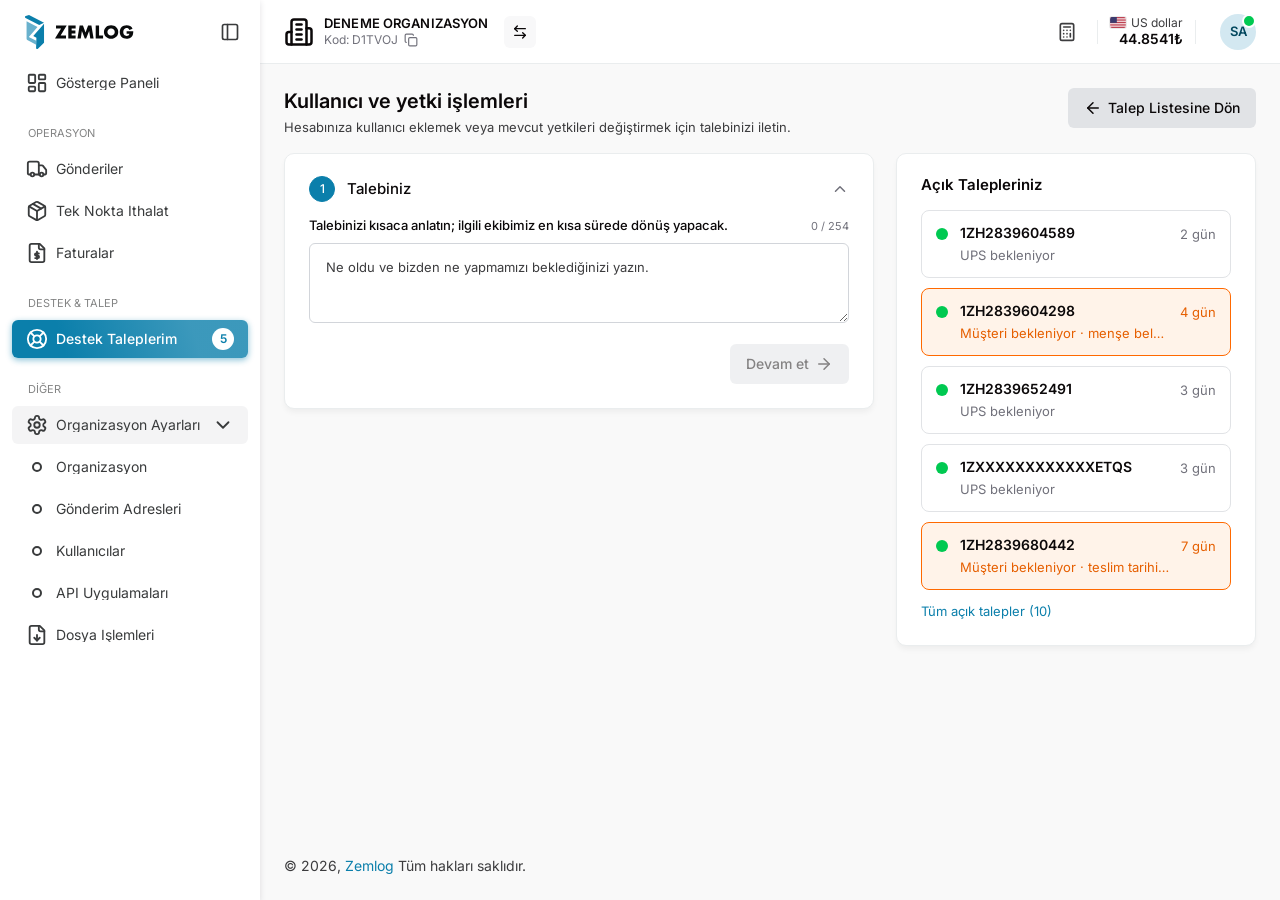
<file: destek-talep-form.html>
<!DOCTYPE html>
<html lang="tr">
<head>
<meta charset="utf-8">
<meta name="viewport" content="width=device-width, initial-scale=1">
<title>Yeni Talep · Zemlog</title>
<link rel="preconnect" href="https://fonts.googleapis.com">
<link rel="preconnect" href="https://fonts.gstatic.com" crossorigin>
<link href="https://fonts.googleapis.com/css2?family=Inter:wght@400;500;600;700&display=swap" rel="stylesheet">
<link rel="stylesheet" href="assets/proto.css">
<style>
.page-head .page-title{font-size:20px}
.page-sub{font-size:13px;color:var(--foreground);margin:0}
.wiz{display:grid;grid-template-columns:minmax(0,1fr) 360px;gap:22px;align-items:start}
.steps{padding:0 24px}
.step{border-bottom:1px solid var(--border)}
.step:last-child{border-bottom:0}
.step-head{display:flex;align-items:center;gap:12px;padding:22px 0 14px;width:100%;text-align:left}
.step:not(.open) .step-head{padding:20px 0}
.step-num{width:26px;height:26px;border-radius:50%;border:1px solid var(--gray-300);color:var(--heading);font-size:12px;font-weight:500;display:grid;place-items:center;flex-shrink:0;background:#fff}
.step.open .step-num{background:var(--primary-500);border-color:var(--primary-500);color:#fff}
.step.done:not(.open) .step-num{background:var(--success-100);border-color:var(--success-100);color:var(--success-900)}
.step-num .ic{width:14px;height:14px}
.step-title{display:block;font-size:15px;font-weight:500;color:var(--heading)}
.step-sub{display:block;font-size:13px;color:var(--muted);margin-top:2px}
.step-head .chev{margin-left:auto;width:18px;height:18px;color:var(--muted);transition:transform .2s}
.step.open .chev{transform:rotate(180deg)}
.step-body{display:none;padding:0 0 24px}
.step.open .step-body{display:block}
.drop{border:1px dashed var(--gray-300);border-radius:10px;padding:22px;text-align:center;cursor:pointer;background:var(--gray-100);transition:background .15s,border-color .15s}
.drop:hover,.drop.over{border-color:var(--primary-300);background:var(--primary-100)}
.drop .ic{width:22px;height:22px;color:var(--heading)}
.drop p{margin:6px 0 0;font-size:12px;color:var(--muted)}
.drop p b{color:var(--heading);font-weight:600}
.frow{display:flex;align-items:center;gap:8px;padding:9px 4px;border-bottom:1px solid var(--border);font-size:13px}
.frow .n{color:var(--heading);font-weight:500;overflow:hidden;text-overflow:ellipsis;white-space:nowrap}
.frow .s{color:var(--muted);font-size:12px}
.frow a{margin-left:auto;font-size:12px;color:var(--heading);text-decoration:underline}
.desc{font-size:13px;color:var(--foreground);margin:0 0 12px}
.lbl{display:flex;justify-content:space-between;align-items:baseline;font-size:13px;font-weight:500;color:var(--heading);margin-bottom:8px}
.lbl .cnt{font-weight:400;color:var(--muted);font-size:11px}
.ta{width:100%;min-height:80px;border:1px solid var(--gray-300);border-radius:6px;padding:14px 16px;font-size:13px;outline:none;resize:vertical;line-height:1.5;transition:border-color .15s,box-shadow .15s}
.ta::placeholder{color:var(--foreground)}
.ta:focus{border-color:var(--primary-300);box-shadow:0 0 0 3px rgba(58,152,188,.16)}
.foot{display:flex;justify-content:flex-end;margin-top:16px}
.success-wrap{padding:20px}
.success{background:#e9f9ef;border-radius:10px;padding:24px 20px}
.ok-title{display:flex;align-items:center;gap:14px;font-size:20px;font-weight:600;color:var(--success-500);margin-bottom:14px}
.ok-ico{width:38px;height:38px;border-radius:50%;background:#fff;display:grid;place-items:center}
.ok-ico .ic{width:24px;height:24px;color:var(--success-500);stroke-width:2.5}
.success p{margin:0 0 24px;font-size:13px;line-height:1.55}
.btn-success{background:var(--success-500);color:#fff}
.btn-success:hover{background:#00b549}
@media (max-width:1100px){.wiz{grid-template-columns:1fr}}
</style>
</head>
<body>
<div class="app" id="app">
  <aside class="sidebar" id="sidebar"></aside>
  <div class="main">
    <header class="header" id="header"></header>
    <main class="content">
      <div class="page-head">
        <div style="min-width:0">
          <h1 class="page-title" id="pTitle"></h1>
          <p class="page-sub" id="pSub"></p>
        </div>
        <a class="btn btn-secondary" href="index.html"><i data-icon="arrow-left"></i>Talep Listesine Dön</a>
      </div>
      <div class="wiz">
        <section class="card" id="left"></section>
        <aside class="card open-panel" id="openPanel"></aside>
      </div>
    </main>
    <footer class="site-foot">© 2026, <a href="#">Zemlog</a> Tüm hakları saklıdır.</footer>
  </div>
</div>
<script src="assets/proto.js"></script>
<script>
(() => {
'use strict';
const P = window.Proto;
const { $, esc, icon } = P;
P.renderShell('support');
const CFG = {
  user: { title: 'Kullanıcı ve yetki işlemleri', sub: 'Hesabınıza kullanıcı eklemek veya mevcut yetkileri değiştirmek için talebinizi iletin.', cat: 'account', fallback: 'Kullanıcı ve yetki talebi', files: false },
  tech: { title: 'Panelde yaşadığınız sorunu bildirin', sub: 'Hangi sayfada, ne yaparken karşılaştığınızı yazın. Ekran görüntüsü eklerseniz daha hızlı çözebiliriz.', cat: 'tech', fallback: 'Panelde teknik sorun', files: true },
  other: { title: 'Size nasıl yardımcı olabiliriz?', sub: 'Konunuzu kısaca anlatın; talebinizi ilgili ekibe biz yönlendirelim.', cat: 'other', fallback: 'Genel talep', files: true }
};
const qk = new URLSearchParams(location.search).get('konu');
const C = CFG[qk] || CFG.user;
document.title = C.title + ' · Zemlog';
$('#pTitle').textContent = C.title; $('#pSub').textContent = C.sub;
const left = $('#left');
let text = '', files = [], step = 1, done1 = false, created = null;
const fin = document.createElement('input'); fin.type = 'file'; fin.multiple = true; fin.hidden = true; fin.accept = '.pdf,.jpg,.jpeg,.png'; document.body.appendChild(fin);

const submit = () => {
  const t = P.createTicket({ cat: C.cat, subject: text.trim().split(/[.\n]/)[0].slice(0, 70) || C.fallback, text: text.trim(), files: files.map(name => ({ name })) });
  created = t.id; render(); P.refreshBadge();
};
const s1 = () => `<div class="step ${step === 1 ? 'open' : ''} ${done1 ? 'done' : ''}">
  <button type="button" class="step-head" data-open="1"><span class="step-num">${done1 && step !== 1 ? icon('check') : 1}</span><span><span class="step-title">Talebiniz</span>${step !== 1 ? '<span class="step-sub">Açıklama girildi</span>' : ''}</span>${icon('chevron-down', 'ic chev')}</button>
  <div class="step-body">
    <div class="lbl"><span>Talebinizi kısaca anlatın; ilgili ekibimiz en kısa sürede dönüş yapacak.</span><span class="cnt"><span id="cnt">${text.length}</span> / 254</span></div>
    <textarea class="ta" id="ta" maxlength="254" placeholder="Ne oldu ve bizden ne yapmamızı beklediğinizi yazın.">${esc(text)}</textarea>
    <div class="foot"><button type="button" class="btn btn-secondary" id="next" ${text.trim() ? '' : 'disabled'}>Devam et${icon('arrow-right')}</button></div>
  </div></div>`;
const s2 = () => !C.files ? '' : `<div class="step ${step === 2 ? 'open' : ''}">
  <button type="button" class="step-head" data-open="2"><span class="step-num">2</span><span><span class="step-title">Ek dosya</span>${step !== 2 ? `<span class="step-sub">${files.length ? files.length + ' dosya eklendi' : 'Bekliyor'}</span>` : ''}</span>${icon('chevron-down', 'ic chev')}</button>
  <div class="step-body">
    <p class="desc">İlgili ekran görüntüsünü veya dosyayı ekleyin. Zorunlu değil.</p>
    <div class="drop" id="drop">${icon('upload')}<p><b>Ekran görüntüsü veya dosya yükleyin</b> · PDF, JPG, PNG (Maks. 10MB)</p></div>
    <div>${files.map((n, i) => `<div class="frow"><span class="n">${esc(n)}</span><span class="s">· yüklendi</span><a href="#" data-rm="${i}">Kaldır</a></div>`).join('')}</div>
    <div class="foot"><button type="button" class="btn btn-primary" id="send">${icon('send')}Talebi Gönder</button></div>
  </div></div>`;

const render = () => {
  left.innerHTML = created ? `
    <div class="success-wrap"><div class="success">
      <div class="ok-title"><span class="ok-ico">${icon('check')}</span>Talebiniz alındı</div>
      <p>Talep numaranız #DT-${created}. İlgili ekibimiz talebinizi inceleyip en kısa sürede dönüş yapacak.</p>
      <a class="btn btn-success" href="index.html?created=${created}">${icon('arrow-left')}Talep Listesine Dön</a>
    </div></div>` : `<div class="steps">${s1()}${s2()}</div>`;
  $('#openPanel').innerHTML = P.openPanelHtml();
};
left.addEventListener('input', e => { if (e.target.id !== 'ta') return; text = e.target.value; $('#cnt').textContent = text.length; $('#next').disabled = !text.trim(); });
left.addEventListener('click', e => {
  const o = e.target.closest('[data-open]');
  if (o) { const n = +o.dataset.open; if (n === 1 || done1) { step = n; render(); } return; }
  if (e.target.closest('#next')) { if (!text.trim()) return; if (C.files) { done1 = true; step = 2; render(); } else submit(); return; }
  if (e.target.closest('#send')) { submit(); return; }
  if (e.target.closest('#drop')) { fin.click(); return; }
  const rm = e.target.closest('[data-rm]'); if (rm) { e.preventDefault(); files.splice(+rm.dataset.rm, 1); render(); }
});
left.addEventListener('dragover', e => { const d = e.target.closest('#drop'); if (d) { e.preventDefault(); d.classList.add('over'); } });
left.addEventListener('dragleave', e => { const d = e.target.closest('#drop'); if (d) d.classList.remove('over'); });
left.addEventListener('drop', e => { if (!e.target.closest('#drop')) return; e.preventDefault(); Array.from(e.dataTransfer.files).forEach(f => files.push(f.name)); render(); });
fin.addEventListener('change', () => { Array.from(fin.files).forEach(f => files.push(f.name)); fin.value = ''; render(); });
P.hydrateIcons();
render();
})();
</script>
</body>
</html>
</file>
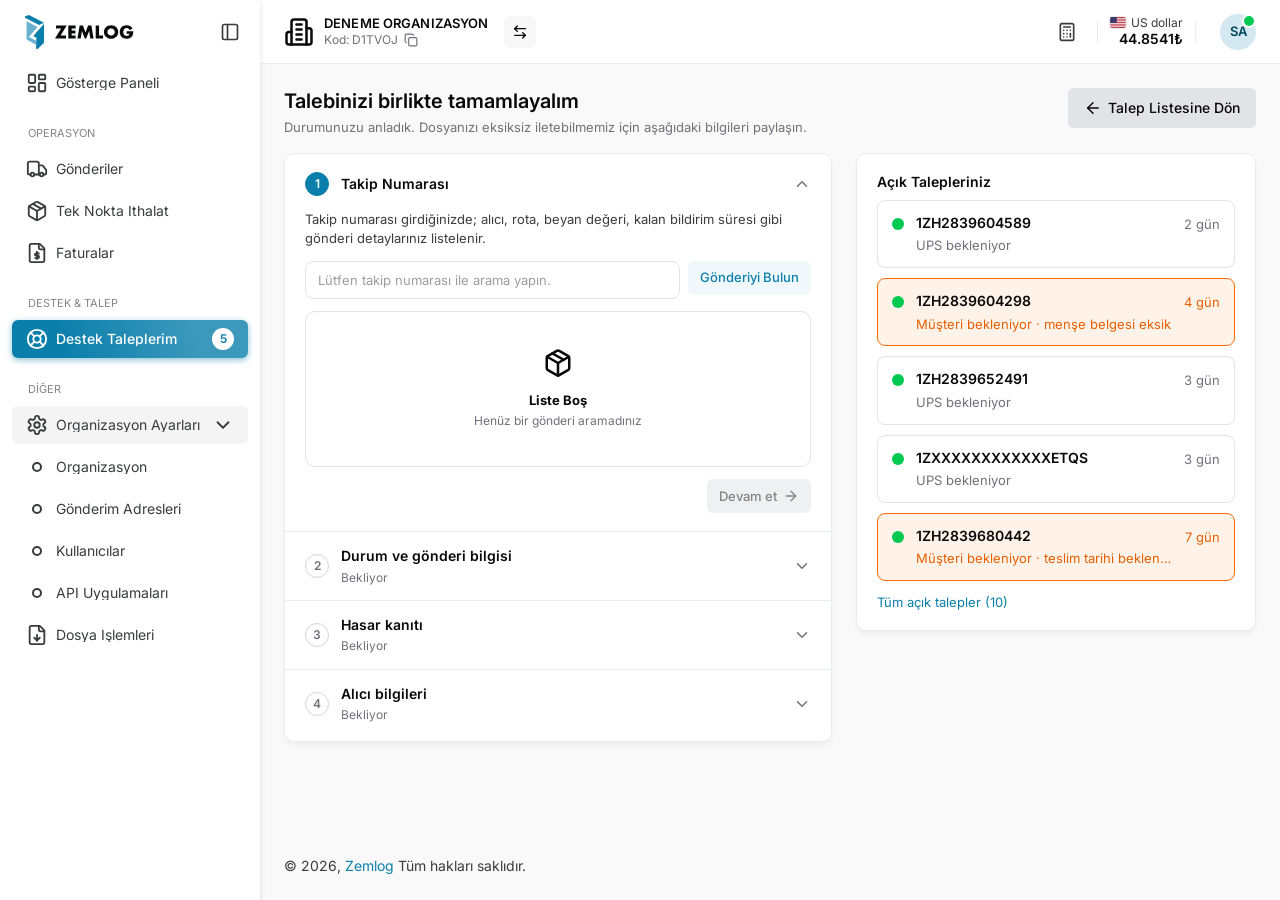
<file: destek-talep-gonderi-sorunu.html>
<!DOCTYPE html>
<html lang="tr">
<head>
<meta charset="utf-8">
<meta name="viewport" content="width=device-width, initial-scale=1">
<title>Gönderide Sorun · Yeni Talep · Zemlog</title>
<link rel="preconnect" href="https://fonts.googleapis.com">
<link rel="preconnect" href="https://fonts.gstatic.com" crossorigin>
<link href="https://fonts.googleapis.com/css2?family=Inter:wght@400;500;600;700&display=swap" rel="stylesheet">
<link rel="stylesheet" href="assets/proto.css">
<style>
/* ---------- Gönderi sorunu sihirbazı ---------- */
.page-head .page-title{font-size:20px}
.page-sub{font-size:13px;color:var(--muted);margin:0}
.wiz{display:grid;grid-template-columns:minmax(0,1fr) 400px;gap:24px;align-items:start}

/* Durumunuz */
.status{padding:18px 20px;margin-bottom:16px}
.status h3{margin:0 0 12px;font-size:14px;font-weight:600;color:var(--heading)}
.st-row{display:flex;align-items:center;gap:10px;background:var(--gray-100);border-radius:8px;padding:9px 12px;font-size:13px;margin-bottom:8px}
.st-row:last-child{margin-bottom:0}
.st-row .ic{width:16px;height:16px;color:var(--heading)}
.st-tag{font-size:11px;font-weight:600;color:var(--muted);background:#fff;border:1px solid var(--gray-200);border-radius:4px;padding:1px 5px;line-height:1.4}
.st-row .txt{flex:1;min-width:0;color:var(--foreground)}
.st-row .txt b{color:var(--heading);font-weight:600}
.st-row a{font-size:12px;color:var(--heading);text-decoration:underline;white-space:nowrap}

/* Adımlar */
.steps{padding:4px 0}
.step{border-bottom:1px solid var(--border)}
.step:last-child{border-bottom:0}
.step-head{display:flex;align-items:center;gap:12px;width:100%;padding:14px 20px;text-align:left}
.step.locked .step-head{cursor:default}
.step-num{width:24px;height:24px;border-radius:50%;border:1px solid var(--gray-300);color:var(--muted);font-size:12px;font-weight:600;display:grid;place-items:center;flex-shrink:0;background:#fff}
.step.open .step-num{background:var(--primary-500);border-color:var(--primary-500);color:#fff}
.step.done .step-num{background:var(--success-100);border-color:var(--success-100);color:var(--success-900)}
.step-num .ic{width:14px;height:14px}
.step-title{display:block;font-size:14px;font-weight:600;color:var(--heading)}
.step-sub{display:block;font-size:12px;color:var(--muted);margin-top:2px}
.step-sub:empty{display:none}
.step-head .chev{margin-left:auto;width:18px;height:18px;color:var(--muted);transition:transform .2s;flex-shrink:0}
.step.open .chev{transform:rotate(180deg)}
.step-body{display:none;padding:0 20px 18px}
.step.open .step-body{display:block}
.desc{font-size:13px;color:var(--foreground);margin:0 0 12px;line-height:1.5}
.step-foot{display:flex;justify-content:flex-end;gap:8px;margin-top:4px}
.btn-sm .ic{width:16px;height:16px}

/* Adım 1 */
.search-row{display:flex;gap:8px;margin-bottom:12px}
.search-row .wrap{position:relative;flex:1;min-width:0}
.search-row input{width:100%;height:38px;border:1px solid var(--gray-200);border-radius:8px;padding:0 34px 0 12px;font-size:13px;outline:none;transition:border-color .15s,box-shadow .15s}
.search-row input::placeholder{color:var(--placeholder)}
.search-row input:focus{border-color:var(--primary-300);box-shadow:0 0 0 3px rgba(58,152,188,.16)}
.search-row .ok{position:absolute;right:10px;top:50%;transform:translateY(-50%);width:16px;height:16px;color:var(--success-500)}
.btn-found{background:var(--success-100);color:var(--success-900)}
.btn-found:hover{background:var(--success-100)}
.empty-box{border:1px solid var(--gray-200);border-radius:10px;padding:36px 16px;text-align:center;margin-bottom:12px}
.empty-box .ic{width:30px;height:30px;color:var(--heading)}
.empty-box b{display:block;font-size:13px;color:var(--heading);margin-top:8px}
.empty-box span{font-size:12px;color:var(--muted)}
.pkg-box{background:var(--gray-100);border-radius:10px;padding:14px;margin-bottom:12px}
.pkg-box h4{margin:0 0 10px;font-size:13px;font-weight:600;color:var(--heading)}
.pkg{display:flex;align-items:center;gap:10px;background:#fff;border:1px solid var(--gray-200);border-radius:8px;padding:9px 12px;font-size:13px;margin-bottom:6px;cursor:pointer;color:var(--heading);transition:background .15s,border-color .15s}
.pkg input{width:16px;height:16px;accent-color:var(--primary-500);margin:0;flex-shrink:0}
.pkg.on{background:var(--primary-100);border-color:var(--primary-200)}
.pkg-note{font-size:12px;color:var(--muted);margin-top:6px}

/* Adım 2 */
.lbl{display:flex;justify-content:space-between;align-items:baseline;font-size:13px;font-weight:600;color:var(--heading);margin:0 0 6px}
.lbl .cnt{font-weight:400;color:var(--muted);font-size:12px}
.ta{width:100%;min-height:72px;border:1px solid var(--gray-200);border-radius:8px;padding:10px 12px;font-size:13px;outline:none;resize:vertical;margin-bottom:12px;line-height:1.5;transition:border-color .15s,box-shadow .15s}
.ta::placeholder{color:var(--placeholder)}
.ta:focus{border-color:var(--primary-300);box-shadow:0 0 0 3px rgba(58,152,188,.16)}

/* Adım 3 */
.warn{display:flex;align-items:center;gap:8px;background:var(--warning-100);color:#d95900;border-radius:8px;padding:10px 12px;font-size:13px;margin-bottom:12px}
.warn .ic{width:16px;height:16px;flex-shrink:0}
.drop{border:1px dashed var(--gray-300);border-radius:10px;padding:22px;text-align:center;cursor:pointer;margin-bottom:6px;background:var(--gray-100);transition:background .15s,border-color .15s}
.drop:hover,.drop.over{border-color:var(--primary-300);background:var(--primary-100)}
.drop .ic{width:22px;height:22px;color:var(--heading)}
.drop p{margin:6px 0 0;font-size:12px;color:var(--muted)}
.drop p b{color:var(--heading);font-weight:600}
.frow{display:flex;align-items:center;gap:8px;padding:9px 4px;border-bottom:1px solid var(--border);font-size:13px}
.frow:last-of-type{border-bottom:0}
.frow .n{color:var(--heading);font-weight:500;overflow:hidden;text-overflow:ellipsis;white-space:nowrap}
.frow .s{color:var(--muted);font-size:12px;white-space:nowrap}
.frow a{margin-left:auto;font-size:12px;color:var(--heading);text-decoration:underline;white-space:nowrap}
.flist{margin-bottom:12px}

/* Adım 4 */
.f-lbl{font-size:13px;font-weight:600;color:var(--heading);margin:0 0 6px}
.f-lbl .req{color:var(--danger-500)}
.val{display:flex;align-items:center;justify-content:space-between;gap:10px;background:var(--gray-100);border-radius:8px;padding:9px 12px;font-size:13px;color:var(--heading);margin-bottom:12px}
.val .m{color:var(--muted);font-size:12px;margin-left:6px}
.val a{font-size:12px;text-decoration:underline;color:var(--heading);white-space:nowrap}
.val.edit{padding:0;background:transparent}
.val.edit input{width:100%;height:38px;border:1px solid var(--primary-300);border-radius:8px;padding:0 12px;font-size:13px;outline:none;box-shadow:0 0 0 3px rgba(58,152,188,.16)}
.addr{white-space:pre-line;background:var(--gray-100);border-radius:8px;padding:10px 12px;font-size:13px;color:var(--heading);margin-bottom:12px;line-height:1.5}
.confirm{display:flex;align-items:flex-start;gap:8px;background:var(--primary-100);border-radius:8px;padding:10px 12px;font-size:13px;color:var(--heading);margin-bottom:12px;cursor:pointer;line-height:1.45}
.confirm input{width:16px;height:16px;accent-color:var(--primary-500);margin:2px 0 0;flex-shrink:0}

/* Başarı */
.success-wrap{padding:20px}
.success{background:#e9f9ef;border-radius:10px;padding:24px 20px}
.ok-title{display:flex;align-items:center;gap:14px;font-size:20px;font-weight:600;color:var(--success-500);margin-bottom:14px}
.ok-ico{width:38px;height:38px;border-radius:50%;background:#fff;display:grid;place-items:center;flex-shrink:0}
.ok-ico .ic{width:24px;height:24px;color:var(--success-500);stroke-width:2.5}
.success p{margin:0 0 12px;font-size:13px;color:var(--foreground);line-height:1.55}
.success p b{color:var(--heading)}
.note-warn{background:#f1e6c8;border:1px solid #e3cf9a;border-radius:6px;padding:8px 10px;font-size:12px;color:#5a4a1f;margin-bottom:24px;line-height:1.5}
.note-warn b{font-weight:600}
.btn-success{background:var(--success-500);color:#fff}
.btn-success:hover{background:#00b549}

/* Sağ paneller */
.side{display:flex;flex-direction:column;gap:16px}
.side .card{padding:18px 20px}
.side h3{margin:0 0 8px;font-size:14px;font-weight:600;color:var(--heading)}
.kv{display:flex;justify-content:space-between;gap:12px;padding:8px 0;font-size:13px;border-bottom:1px solid var(--border)}
.kv:last-child{border-bottom:0}
.kv .k{color:var(--muted)}
.kv .v{color:var(--heading);font-weight:500;text-align:right}
.big{display:flex;align-items:baseline;gap:6px;margin:4px 0 8px}
.big b{font-size:28px;font-weight:600;color:var(--heading);line-height:1}
.big span{font-size:13px;color:var(--muted)}
.bar{height:8px;border-radius:999px;background:#fdeceb;overflow:hidden;margin:12px 0 18px}
.bar i{display:block;height:100%;background:#f4632a;border-radius:999px}
.alert{display:flex;gap:8px;background:var(--danger-100);color:#c9232b;border-radius:8px;padding:10px 12px;font-size:12px;line-height:1.45}
.alert .ic{width:16px;height:16px;flex-shrink:0;margin-top:1px;color:var(--danger-500)}
.ev-head{display:flex;justify-content:space-between;align-items:center;margin-bottom:8px}
.ev-head h3{margin:0}
.ev{display:flex;align-items:center;gap:8px;font-size:13px;color:var(--foreground);padding:5px 0}
.ev .ic{width:16px;height:16px;color:var(--gray-400)}
.ev.on .ic{color:#fff;fill:var(--success-500);stroke:#fff;width:18px;height:18px}
.ev .r{margin-left:auto;color:var(--muted);font-size:12px}

@media (max-width:1100px){.wiz{grid-template-columns:1fr}}
@media (max-width:767px){.search-row{flex-direction:column}.step-head{padding:12px 16px}.step-body{padding:0 16px 16px}}
</style>
</head>
<body>
<div class="app" id="app">
  <aside class="sidebar" id="sidebar"></aside>
  <div class="main">
    <header class="header" id="header"></header>

    <main class="content">
      <div class="page-head">
        <div style="min-width:0">
          <h1 class="page-title">Talebinizi birlikte tamamlayalım</h1>
          <p class="page-sub">Durumunuzu anladık. Dosyanızı eksiksiz iletebilmemiz için aşağıdaki bilgileri paylaşın.</p>
        </div>
        <a class="btn btn-secondary" href="index.html"><i data-icon="arrow-left"></i>Talep Listesine Dön</a>
      </div>

      <div class="wiz">
        <div id="left"></div>
        <div class="side" id="side"></div>
      </div>
    </main>

    <footer class="site-foot">© 2026, <a href="#">Zemlog</a> Tüm hakları saklıdır.</footer>
  </div>
</div>
<input type="file" id="fileIn" multiple hidden accept=".pdf,.jpg,.jpeg,.png">

<script src="assets/proto.js"></script>
<script>
(() => {
'use strict';
const P = window.Proto;
const { $, $$, esc, icon, tickets, D } = P;
P.renderShell('support');

/* ---------------- Girdi: S1/S2 cevapları ---------------- */
const q = new URLSearchParams(location.search);
const S1 = { evet: 'Evet, ulaştı', hayir: 'Hayır, ulaşmadı' };
const S2 = { hasar: 'Paket veya ürün hasarlı', eksik: 'Eksik çıktı', yanlis: 'Yanlış ürün veya paket', gecikme: 'Teslim edilmedi / gecikti', kayip: 'Kayıp görünüyor' };
const s1 = S1[q.get('s1')] ? q.get('s1') : null;
const s2 = S2[q.get('s2')] ? q.get('s2') : null;

/* ---------------- Durum ---------------- */
const state = {
  step: 1, reached: 1, done: { 1: false, 2: false, 3: false, 4: false },
  tracking: '', ship: null, pkgs: new Set(),
  cond: '', product: '',
  files: [],
  name: 'Zemlog Teknoloji A.Ş.', phone: '+90 538 234 50 32', address: '482 Glenbrook Rd.\nStamford, CT 06906\nUnited States',
  editName: false, editPhone: false, confirmed: false,
  submitted: null
};

const today = Date.now();
const fmtD = t => P.fmtDate(t).slice(0, 10);
const cap = s => s.charAt(0) + s.slice(1).toLocaleLowerCase('tr');
/* mock gönderi sorgusu: takip no ≥ 6 karakter ise bulunur; açık taleplerdeki gönderiyle eşleşirse rotası kullanılır */
const lookup = raw => {
  const no = raw.trim().toUpperCase().replace(/\s+/g, '');
  if (no.length < 6) return null;
  const known = tickets.map(t => t.shipment).find(s => s && (s.tracking === no || s.id === no));
  const base = no.slice(0, no.length - 3);
  return {
    tracking: no,
    route: known ? `${cap(known.from.city)} → ${cap(known.to.city)}` : 'İstanbul → Stamford, CT',
    service: 'UPS Worldwide Expedited',
    planned: fmtD(today - 5 * D), noticed: fmtD(today),
    packages: ['017', '028', '024', '021'].map(sfx => base + sfx),
    declared: '1.840,00 USD', daysLeft: 1, pct: 45,
    from: known ? known.from : { name: 'ZEMLOG', country: 'TR', city: 'İSTANBUL' },
    to: known ? known.to : { name: 'ZEMLOG TEKNOLOJİ A.Ş.', country: 'US', city: 'STAMFORD' }
  };
};
const isImg = n => /\.(jpe?g|png)$/i.test(n);
const imgCount = () => state.files.filter(isImg).length;
const evidence = () => ({ info: state.done[2], photos: imgCount() >= 3, recipient: state.done[4] });

/* ---------------- Sol sütun ---------------- */
const statusHtml = () => !(s1 && s2) ? '' : `
  <section class="card status">
    <h3>Durumunuz</h3>
    <div class="st-row">${icon('package')}<span class="txt">Gönderide bir sorun var</span><a href="destek-talep-olustur.html">Değiştir</a></div>
    <div class="st-row"><span class="st-tag">S1</span><span class="txt">Gönderi ulaştı mı? — <b>${S1[s1]}</b></span><a href="destek-talep-olustur.html?konu=shipment&s1=${s1}&s2=${s2}">Değiştir</a></div>
    <div class="st-row"><span class="st-tag">S2</span><span class="txt">Sorun ne? — <b>${S2[s2]}</b></span><a href="destek-talep-olustur.html?konu=shipment&s1=${s1}&s2=${s2}">Değiştir</a></div>
  </section>`;

const stepHead = (n, title, sub) => `<button type="button" class="step-head" data-open="${n}"><span class="step-num">${state.done[n] ? icon('check') : n}</span><span style="min-width:0"><span class="step-title">${title}</span><span class="step-sub">${sub}</span></span>${icon('chevron-down', 'ic chev')}</button>`;
const stepWrap = (n, title, sub, body) => `<div class="step ${state.step === n ? 'open' : ''} ${state.done[n] ? 'done' : ''} ${n > state.reached ? 'locked' : ''}">${stepHead(n, title, state.step === n ? '' : sub)}<div class="step-body">${body}</div></div>`;
const nextBtn = (n, ok, label = 'Devam et') => `<div class="step-foot"><button type="button" class="btn btn-secondary btn-sm" data-next="${n}" ${ok ? '' : 'disabled'}>${label}${icon('arrow-right')}</button></div>`;

const step1Body = () => {
  const s = state.ship;
  return `
    <p class="desc">Takip numarası girdiğinizde; alıcı, rota, beyan değeri, kalan bildirim süresi gibi gönderi detaylarınız listelenir.</p>
    <form class="search-row" id="findForm">
      <span class="wrap"><input id="trk" placeholder="Lütfen takip numarası ile arama yapın." value="${esc(state.tracking)}" autocomplete="off">${s ? icon('check', 'ic ok') : ''}</span>
      <button type="submit" class="btn btn-sm ${s ? 'btn-found' : 'btn-light'}">${s ? 'Gönderi Bulundu' : 'Gönderiyi Bulun'}</button>
    </form>
    ${s ? `<div class="pkg-box">
      <h4>Bu gönderide ${s.packages.length} paket var. Sorun hangi paketlerde?</h4>
      ${s.packages.map(p => `<label class="pkg ${state.pkgs.has(p) ? 'on' : ''}"><input type="checkbox" data-pkg="${esc(p)}" ${state.pkgs.has(p) ? 'checked' : ''}>${esc(p)}</label>`).join('')}
      <div class="pkg-note">Araştırma paket bazında yapılıyor, lütfen sorunlu paketleri seçin.</div>
    </div>` : `<div class="empty-box">${icon('package')}<b>Liste Boş</b><span>Henüz bir gönderi aramadınız</span></div>`}
    ${nextBtn(1, s && state.pkgs.size > 0)}`;
};

const step2Body = () => `
  <div class="lbl"><span>Paket ne durumda?</span><span class="cnt"><span id="condCnt">${state.cond.length}</span> / 254</span></div>
  <textarea class="ta" id="cond" maxlength="254" placeholder="Örn. Alıcı paketi teslim aldı, üç paketin köşeleri ezilmiş ve bant yeniden yapıştırılmış…">${esc(state.cond)}</textarea>
  <div class="lbl"><span>Ürün Bilgisi</span><span class="cnt"><span id="prodCnt">${state.product.length}</span> / 254</span></div>
  <textarea class="ta" id="product" maxlength="254" placeholder="Örn. 12 çift el yapımı deri ayakkabı, model ZM-22431, 40-44 numara. Her çift kendi kutusunda.">${esc(state.product)}</textarea>
  ${nextBtn(2, state.cond.trim().length > 0 && state.product.trim().length > 0)}`;

const step3Body = () => `
  <p class="desc">Gönderinin içeriğini ve fotoğraflarını eksiksiz yükleyin. Bu dosyaları doğrudan taşıyıcıya iletiyoruz; eksik olursa talebiniz reddedilebilir.</p>
  <div class="warn">${icon('alert-circle')}<span><b>Uyarı :</b> Gönderinin ambalajını ve iç dolgusunu saklayın.</span></div>
  <div class="drop" id="drop">${icon('upload')}<p><b>Belge ve fotoğrafları yükleyin</b> · PDF, JPG, PNG (Maks. 10MB)</p></div>
  <div class="flist">${state.files.map((f, i) => `<div class="frow"><span class="n">${esc(f)}</span><span class="s">· yüklendi</span><a href="#" data-rm="${i}">Kaldır</a></div>`).join('')}</div>
  ${nextBtn(3, true)}`;

const step4Body = () => `
  <p class="desc">Servisler araştırma sırasında alıcıyı kendisi arıyor. Ulaşılamayan numarada dosya kapanıyor.</p>
  <div class="f-lbl">Alıcı Adı <span class="req">*</span></div>
  ${state.editName ? `<div class="val edit"><input id="nameIn" value="${esc(state.name)}"></div>` : `<div class="val"><span>${esc(state.name)}</span><a href="#" data-edit="name">Değiştir</a></div>`}
  <div class="f-lbl">Telefon Numarası <span class="req">*</span></div>
  ${state.editPhone ? `<div class="val edit"><input id="phoneIn" value="${esc(state.phone)}"></div>` : `<div class="val"><span>${esc(state.phone)}<span class="m">· TR</span></span><a href="#" data-edit="phone">Değiştir</a></div>`}
  <div class="f-lbl">Adres Bilgisi</div>
  <div class="addr">${esc(state.address)}</div>
  <label class="confirm"><input type="checkbox" id="confirm" ${state.confirmed ? 'checked' : ''}><span>Bu adres ve numaranın güncel olduğunu, alıcıya buradan ulaşılabildiğini teyit ediyorum.</span></label>
  ${nextBtn(4, state.confirmed && state.name.trim() && state.phone.trim(), 'Talebi Gönder')}`;

const stepsHtml = () => `
  <section class="card steps">
    ${stepWrap(1, 'Takip Numarası', state.done[1] ? `${state.pkgs.size} paket seçildi` : 'Bekliyor', step1Body())}
    ${stepWrap(2, 'Durum ve gönderi bilgisi', state.done[2] ? 'Açıklama girildi' : 'Bekliyor', step2Body())}
    ${stepWrap(3, 'Hasar kanıtı', state.done[3] ? `${state.files.length} dosya eklendi` : 'Bekliyor', step3Body())}
    ${stepWrap(4, 'Alıcı bilgileri', state.done[4] ? 'Teyit edildi' : 'Bekliyor', step4Body())}
  </section>`;

const successHtml = () => `
  <section class="card success-wrap"><div class="success">
    <div class="ok-title"><span class="ok-ico">${icon('check')}</span>Talebiniz alındı</div>
    <p>Talep numaranız #DT-${state.submitted.id}. Ekibimiz dosyanızı hazırlıyor; ek bilgi gerekirse panel üzerinden sizinle iletişime geçeceğiz.</p>
    ${state.submitted.missing ? `<div class="note-warn">Talebiniz <b>eksik belge</b> notuyla açıldı. Eksikler tamamlanana kadar dosya sağlayıcıya iletilemiyor, ancak bildirim süresi işlemeye devam ediyor.</div>` : ''}
    <a class="btn btn-success" href="index.html?created=${state.submitted.id}">${icon('arrow-left')}Talep Listesine Dön</a>
  </div></section>`;

/* ---------------- Sağ sütun ---------------- */
const sideHtml = () => {
  const s = state.ship;
  if (!s) return `<aside class="card open-panel">${P.openPanelHtml()}</aside>`;
  const e = evidence();
  const all = e.info && e.photos && e.recipient;
  const evRow = (on, label, right = '') => `<div class="ev ${on ? 'on' : ''}">${icon(on ? 'check-circle' : 'circle')}<span>${label}</span>${right ? `<span class="r">${right}</span>` : ''}</div>`;
  return `
    <section class="card">
      <h3>Gönderi Özeti</h3>
      <div class="kv"><span class="k">Rota</span><span class="v">${esc(s.route)}</span></div>
      <div class="kv"><span class="k">Servis</span><span class="v">${esc(s.service)}</span></div>
      <div class="kv"><span class="k">Planlanan Teslim</span><span class="v">${s.planned}</span></div>
      ${state.submitted ? '' : `<div class="kv"><span class="k">Fark Edilme</span><span class="v">${s.noticed}</span></div>`}
      <div class="kv"><span class="k">Paket</span><span class="v">${s.packages.length}</span></div>
      <div class="kv"><span class="k">Beyan Değeri</span><span class="v">${s.declared}</span></div>
    </section>
    <section class="card">
      <h3>Bildirim Süresi</h3>
      <div class="big"><b>${s.daysLeft}</b><span>gün kaldı</span></div>
      <div class="bar"><i style="width:${s.pct}%"></i></div>
      <div class="alert">${icon('clock')}<span>Kanıtlar tamamlanmadan talebiniz sağlayıcıya iletilemiyor, ancak bu sayaç durmuyor. Süre, dosya açılmasa bile işlemeye devam ediyor.</span></div>
    </section>
    <section class="card">
      <div class="ev-head"><h3>Kanıt Durumu</h3><span class="chip ${all ? 'success' : 'warning'}">${all ? 'Tamam' : 'Eksik'}</span></div>
      ${evRow(e.info, 'Durum ve gönderi bilgisi')}
      ${evRow(e.photos, 'Fotoğraflar', `${Math.min(imgCount(), 3)} / 3`)}
      ${evRow(e.recipient, 'Alıcı bilgileri')}
    </section>`;
};

/* ---------------- Render ---------------- */
const left = $('#left'), side = $('#side');
const render = () => {
  left.innerHTML = state.submitted ? successHtml() : statusHtml() + stepsHtml();
  side.innerHTML = sideHtml();
};

/* ---------------- Aksiyonlar ---------------- */
const find = () => {
  const s = lookup(state.tracking);
  if (!s) { P.toast('Gönderi bulunamadı. Takip numarasını kontrol edin.', 'info'); return; }
  state.ship = s; state.pkgs = new Set();
  render();
  P.toast('Gönderi bulundu, sorunlu paketleri seçin.');
};

const next = n => {
  if (n === 1 && !(state.ship && state.pkgs.size)) return;
  if (n === 2 && !(state.cond.trim() && state.product.trim())) return;
  if (n === 4) { if (!state.confirmed) return; state.done[4] = true; submit(); return; }
  state.done[n] = true;
  state.reached = Math.max(state.reached, n + 1);
  state.step = n + 1;
  render();
  window.scrollTo({ top: 0, behavior: 'smooth' });
};

const submit = () => {
  const e = evidence();
  const missing = !e.photos;
  const ship = state.ship;
  const t = P.createTicket({
    cat: 'shipment',
    subject: `${s2 ? S2[s2] : 'Gönderide sorun'} — ${ship.tracking}`,
    ref: ship.tracking,
    text: `${state.cond}\n\nÜrün bilgisi: ${state.product}\n\nSorunlu paketler: ${[...state.pkgs].join(', ')}\nAlıcı: ${state.name} · ${state.phone}`,
    files: state.files.map(name => ({ name })),
    shipment: { id: String(4000 + Math.floor(Math.random() * 900)), status: s1 === 'evet' ? 'Teslim edildi' : 'Yolda', kind: s1 === 'evet' ? 'success' : 'info', from: ship.from, to: ship.to, service: ship.service, tracking: ship.tracking }
  });
  if (missing) {
    t.status = 'awaiting';
    t.needs = 'hasar fotoğrafları eksik';
    t.msgs.push(P.msg('sys', Date.now() + 2000, 'Talep durumu **Yanıtınız bekleniyor** olarak güncellendi'));
    P.save();
  }
  state.submitted = { id: t.id, missing };
  render();
  P.refreshBadge();
  window.scrollTo({ top: 0, behavior: 'smooth' });
};

/* ---------------- Events ---------------- */
left.addEventListener('click', e => {
  const open = e.target.closest('[data-open]');
  if (open) { const n = +open.dataset.open; if (n <= state.reached && n !== state.step) { state.step = n; render(); } return; }
  const nx = e.target.closest('[data-next]');
  if (nx && !nx.disabled) { next(+nx.dataset.next); return; }
  if (e.target.closest('#drop')) { $('#fileIn').click(); return; }
  const rm = e.target.closest('[data-rm]');
  if (rm) { e.preventDefault(); state.files.splice(+rm.dataset.rm, 1); render(); return; }
  const ed = e.target.closest('[data-edit]');
  if (ed) { e.preventDefault(); if (ed.dataset.edit === 'name') state.editName = true; else state.editPhone = true; render(); const inp = $(ed.dataset.edit === 'name' ? '#nameIn' : '#phoneIn'); if (inp) { inp.focus(); inp.select(); } }
});
left.addEventListener('submit', e => { if (e.target.id === 'findForm') { e.preventDefault(); find(); } });
left.addEventListener('input', e => {
  const id = e.target.id;
  if (id === 'trk') { state.tracking = e.target.value; if (state.ship && state.ship.tracking !== state.tracking.trim().toUpperCase()) { state.ship = null; state.pkgs = new Set(); render(); $('#trk').focus(); const el = $('#trk'); el.setSelectionRange(el.value.length, el.value.length); } }
  else if (id === 'cond') { state.cond = e.target.value; $('#condCnt').textContent = state.cond.length; toggleNext(2, state.cond.trim() && state.product.trim()); }
  else if (id === 'product') { state.product = e.target.value; $('#prodCnt').textContent = state.product.length; toggleNext(2, state.cond.trim() && state.product.trim()); }
  else if (id === 'nameIn') { state.name = e.target.value; toggleNext(4, state.confirmed && state.name.trim() && state.phone.trim()); }
  else if (id === 'phoneIn') { state.phone = e.target.value; toggleNext(4, state.confirmed && state.name.trim() && state.phone.trim()); }
});
const toggleNext = (n, ok) => { const b = $(`[data-next="${n}"]`); if (b) b.disabled = !ok; };
left.addEventListener('change', e => {
  if (e.target.dataset.pkg) { if (e.target.checked) state.pkgs.add(e.target.dataset.pkg); else state.pkgs.delete(e.target.dataset.pkg); render(); return; }
  if (e.target.id === 'confirm') { state.confirmed = e.target.checked; toggleNext(4, state.confirmed && state.name.trim() && state.phone.trim()); }
});
left.addEventListener('dragover', e => { const d = e.target.closest('#drop'); if (d) { e.preventDefault(); d.classList.add('over'); } });
left.addEventListener('dragleave', e => { const d = e.target.closest('#drop'); if (d) d.classList.remove('over'); });
left.addEventListener('drop', e => { const d = e.target.closest('#drop'); if (!d) return; e.preventDefault(); Array.from(e.dataTransfer.files).forEach(f => state.files.push(f.name)); render(); });
$('#fileIn').addEventListener('change', e => { Array.from(e.target.files).forEach(f => state.files.push(f.name)); e.target.value = ''; render(); });

/* demo: ?demo=2..5 ilgili adımı örnek verilerle açar (sunum kolaylığı) */
const demo = +q.get('demo') || 0;
if (demo >= 2) {
  state.tracking = '1ZH283960458906017'; state.ship = lookup(state.tracking);
  state.pkgs = new Set([state.ship.packages[0], state.ship.packages[3]]);
  state.done[1] = true; state.reached = 2; state.step = 2;
}
if (demo >= 3) {
  state.cond = "Alıcı paketi 18 Ağustos'ta teslim aldı, üç paketin köşeleri ezilmiş ve bant yeniden yapıştırılmış. Kutuların içinde 9 çift ayakkabının ökçesi kırık.";
  state.product = '12 çift el yapımı Yemeni (deri ayakkabı), model ZM-22431, 40-44 numara. Her çift kendi kutusunda.';
  state.done[2] = true; state.reached = 3; state.step = 3;
}
if (demo >= 4) { state.files = ['RESIM_1.jpg', 'RESIM_2.jpg', 'belge.pdf']; state.done[3] = true; state.reached = 4; state.step = 4; }
if (demo >= 5) state.confirmed = true;
if (demo >= 6) { state.done[4] = true; submit(); }

P.hydrateIcons();
render();
})();
</script>
</body>
</html>
</file>
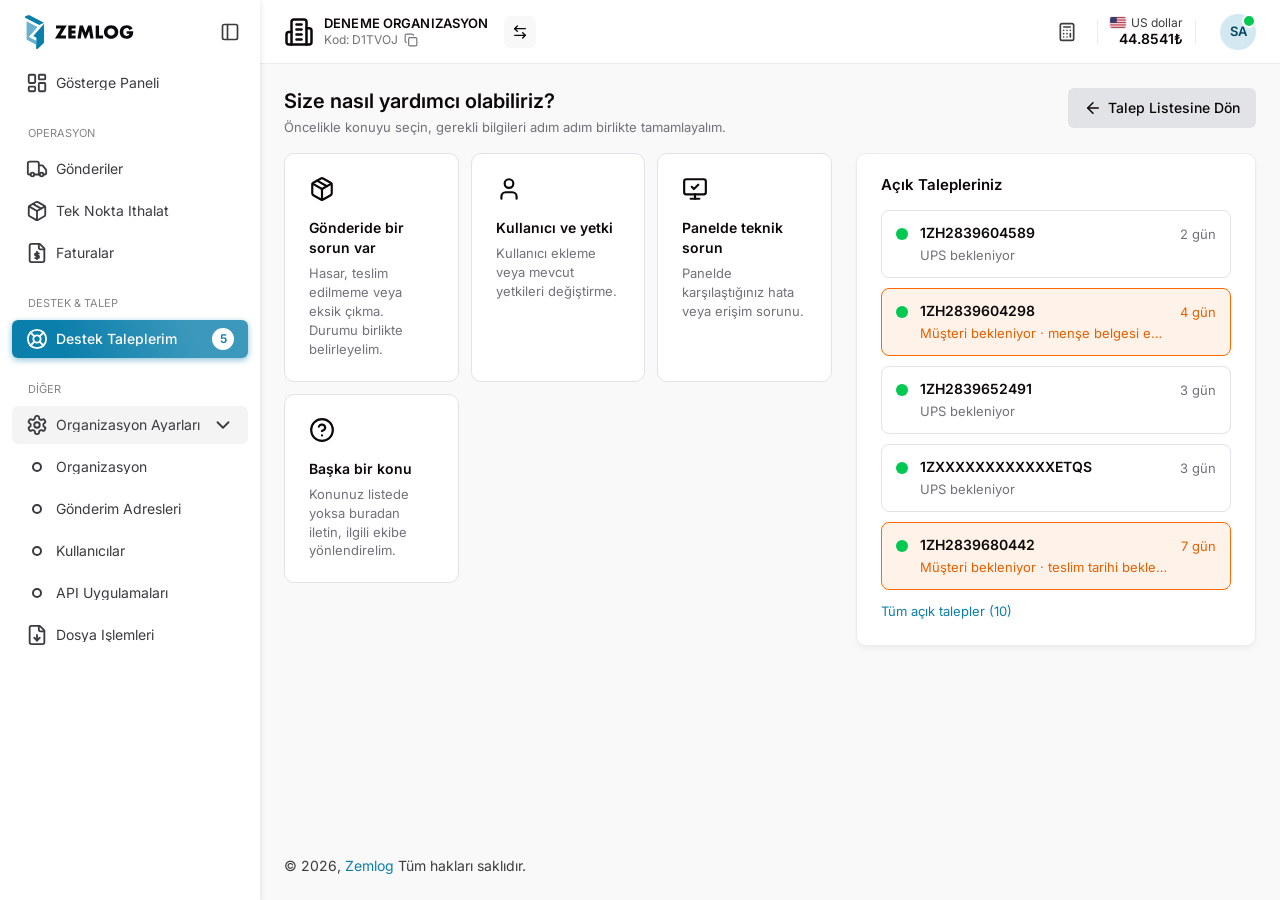
<file: destek-talep-olustur.html>
<!DOCTYPE html>
<html lang="tr">
<head>
<meta charset="utf-8">
<meta name="viewport" content="width=device-width, initial-scale=1">
<title>Yeni Destek Talebi · Zemlog</title>
<link rel="preconnect" href="https://fonts.googleapis.com">
<link rel="preconnect" href="https://fonts.gstatic.com" crossorigin>
<link href="https://fonts.googleapis.com/css2?family=Inter:wght@400;500;600;700&display=swap" rel="stylesheet">
<link rel="stylesheet" href="assets/proto.css">
<style>
/* ---------- Talep oluşturma ---------- */
.page-head .page-title{font-size:20px}
.page-sub{font-size:13px;color:var(--muted);margin:0}
.create{display:grid;grid-template-columns:minmax(0,1fr) 400px;gap:24px;align-items:start}

/* konu kartları */
.topics{display:grid;grid-template-columns:repeat(3,minmax(0,1fr));gap:12px}
.topic{background:#fff;border:1px solid var(--gray-200);border-radius:10px;padding:22px 24px;text-align:left;display:flex;flex-direction:column;gap:6px;min-height:146px;transition:border-color .15s,background .15s,box-shadow .15s;cursor:pointer}
.topic:hover{border-color:var(--primary-300);background:var(--primary-100)}
.topic .ic{width:26px;height:26px;color:var(--heading);margin-bottom:10px}
.topic h3{margin:0;font-size:14px;font-weight:600;color:var(--heading)}
.topic p{margin:0;font-size:13px;color:var(--muted);line-height:1.45}
.topic.selected{background:var(--primary-100);border-color:var(--primary-300);box-shadow:0 0 0 1px var(--primary-300) inset}
.topic:focus-visible{outline:2px solid var(--primary-300);outline-offset:2px}

/* adım 2 (geçici form) */
.step{margin-top:20px;display:none}
.step.show{display:block;animation:pop .2s ease}
.step-head{display:flex;align-items:center;gap:12px;padding:16px 20px;border-bottom:1px solid var(--border)}
.step-no{width:28px;height:28px;border-radius:50%;background:var(--primary-500);color:#fff;font-size:13px;font-weight:600;display:grid;place-items:center;flex-shrink:0}
.step-head h2{margin:0;font-size:15px;font-weight:600;color:var(--heading)}
.step-head p{margin:2px 0 0;font-size:13px;color:var(--muted)}
.step-body{padding:20px;display:flex;flex-direction:column;gap:14px}
.step-foot{padding:14px 20px;border-top:1px solid var(--border);display:flex;justify-content:flex-end;gap:8px}
.sel-ship{display:flex;align-items:center;justify-content:space-between;gap:10px;background:var(--gray-100);border:1px solid var(--border);border-radius:8px;padding:10px 12px;font-size:13px;margin-top:8px}
.sel-ship b{color:var(--heading)}
.sel-ship[hidden]{display:none}

@media (max-width:1100px){.create{grid-template-columns:1fr}}
@media (max-width:767px){.topics{grid-template-columns:1fr 1fr}.topic{min-height:0}}
@media (max-width:480px){.topics{grid-template-columns:1fr}}
</style>
</head>
<body>
<div class="app" id="app">
  <aside class="sidebar" id="sidebar"></aside>
  <div class="main">
    <header class="header" id="header"></header>

    <main class="content">
      <div class="page-head">
        <div style="min-width:0">
          <h1 class="page-title">Size nasıl yardımcı olabiliriz?</h1>
          <p class="page-sub">Öncelikle konuyu seçin, gerekli bilgileri adım adım birlikte tamamlayalım.</p>
        </div>
        <a class="btn btn-secondary" href="index.html"><i data-icon="arrow-left"></i>Talep Listesine Dön</a>
      </div>

      <div class="create">
        <div>
          <div class="topics" id="topics" role="radiogroup" aria-label="Konu seçin"></div>

          <!-- Adım 2 (diğer konular): tasarım gelene kadar geçici form -->
          <form class="card step" id="step2" novalidate>
            <div class="step-head">
              <span class="step-no">2</span>
              <div><h2 id="stepTitle">Detaylar</h2><p id="stepSub">Birkaç bilgiyle talebi ekibimize iletelim.</p></div>
            </div>
            <div class="step-body">
              <div class="field" id="fRefField">
                <label for="fRef">Gönderi / Takip No</label>
                <input class="input" id="fRef" list="shipList" placeholder="1ZH… takip numarası veya gönderi ID" autocomplete="off">
                <datalist id="shipList"></datalist>
                <div class="sel-ship" id="selShip" hidden></div>
                <div class="hint">Açık gönderilerinizden seçebilir veya yeni bir numara yazabilirsiniz.</div>
              </div>
              <div class="field" id="fSubjectField">
                <label for="fSubject">Konu <span class="req">*</span></label>
                <input class="input" id="fSubject" placeholder="Talebinizi kısaca özetleyin" maxlength="120">
                <div class="err-msg">Konu alanı zorunludur.</div>
              </div>
              <div class="field" id="fMsgField">
                <label for="fMsg">Açıklama <span class="req">*</span></label>
                <textarea class="textarea" id="fMsg" placeholder="Sorunu ve beklentinizi yazın…"></textarea>
                <div class="err-msg">Lütfen en az 10 karakterlik bir açıklama yazın.</div>
              </div>
              <div class="field">
                <label class="attach" for="fFiles"><i data-icon="paperclip"></i>Dosya ekle</label>
                <input type="file" id="fFiles" multiple hidden>
                <div class="files" id="fileChips"></div>
              </div>
            </div>
            <div class="step-foot">
              <button type="button" class="btn btn-ghost" id="backBtn"><i data-icon="arrow-left"></i>Geri</button>
              <button type="submit" class="btn btn-primary"><i data-icon="send"></i>Talebi Gönder</button>
            </div>
          </form>
        </div>

        <aside class="card open-panel" id="openPanel"></aside>
      </div>
    </main>

    <footer class="site-foot">© 2026, <a href="#">Zemlog</a> Tüm hakları saklıdır.</footer>
  </div>
</div>

<script src="assets/proto.js"></script>
<script>
(() => {
'use strict';
const P = window.Proto;
const { $, $$, esc, icon, tickets, D } = P;
P.renderShell('support');

/* ---------------- Konular ---------------- */
const TOPICS = [
  { key: 'shipment', icon: 'package', title: 'Gönderide bir sorun var', desc: 'Hasar, teslim edilmeme veya eksik çıkma. Durumu birlikte belirleyelim.', cat: 'shipment', ref: true, sub: 'Gönderiyi seçin, sorunu kısaca anlatın.', flow: 'destek-talep-gonderi-sorunu.html' },
  { key: 'user', icon: 'user', title: 'Kullanıcı ve yetki', desc: 'Kullanıcı ekleme veya mevcut yetkileri değiştirme.', cat: 'account', ref: false, sub: 'Hangi kullanıcı için ne yapılmasını istediğinizi yazın.', flow: 'destek-talep-form.html?konu=user' },
  { key: 'tech', icon: 'monitor-check', title: 'Panelde teknik sorun', desc: 'Panelde karşılaştığınız hata veya erişim sorunu.', cat: 'tech', ref: false, sub: 'Hatayı gördüğünüz sayfayı ve adımları yazın, ekran görüntüsü ekleyin.', flow: 'destek-talep-form.html?konu=tech' },
  { key: 'other', icon: 'help-circle', title: 'Başka bir konu', desc: 'Konunuz listede yoksa buradan iletin, ilgili ekibe yönlendirelim.', cat: 'other', ref: false, sub: 'Konuyu kısaca özetleyin, ilgili ekibe yönlendirelim.', flow: 'destek-talep-form.html?konu=other' }
];
let selected = null;

const renderTopics = () => {
  $('#topics').innerHTML = TOPICS.map(t => `<button type="button" class="topic ${selected === t.key ? 'selected' : ''}" role="radio" aria-checked="${selected === t.key}" data-topic="${t.key}">${icon(t.icon)}<h3>${esc(t.title)}</h3><p>${esc(t.desc)}</p></button>`).join('');
};

/* ---------------- Adım 2 ---------------- */
const step2 = $('#step2');
const openShipments = () => tickets.filter(t => t.status !== 'closed' && t.shipment).map(t => t.shipment);
const showStep2 = (scroll = true) => {
  const t = TOPICS.find(x => x.key === selected);
  if (t.flow) { location.href = t.flow; return; }
  $('#stepTitle').textContent = t.title;
  $('#stepSub').textContent = t.sub;
  $('#fRefField').style.display = t.ref ? '' : 'none';
  $('#shipList').innerHTML = openShipments().map(s => `<option value="${esc(s.tracking)}">ID ${esc(s.id)} · ${esc(s.to.name)}, ${esc(s.to.city)}</option>`).join('');
  step2.classList.add('show');
  if (scroll) {
    step2.scrollIntoView({ behavior: 'smooth', block: 'nearest' });
    setTimeout(() => (t.ref ? $('#fRef') : $('#fSubject')).focus({ preventScroll: true }), 250);
  }
};
const hideStep2 = () => { step2.classList.remove('show'); };

const pendingFiles = [];
const renderChips = () => { $('#fileChips').innerHTML = pendingFiles.map(n => `<span>${esc(n)}</span>`).join(''); };
const matchShipment = () => {
  const v = $('#fRef').value.trim();
  const s = openShipments().find(x => x.tracking === v || x.id === v);
  const box = $('#selShip');
  if (s) { box.hidden = false; box.innerHTML = `<span><b>ID ${esc(s.id)}</b> · ${esc(s.from.city)} → ${esc(s.to.name)}, ${esc(s.to.city)}</span><span class="chip ${s.kind}">${esc(s.status)}</span>`; }
  else { box.hidden = true; box.innerHTML = ''; }
  return s || null;
};

const submit = () => {
  const t = TOPICS.find(x => x.key === selected);
  const subject = $('#fSubject').value.trim();
  const text = $('#fMsg').value.trim();
  let ok = true;
  $('#fSubjectField').classList.toggle('err', !subject); if (!subject) ok = false;
  $('#fMsgField').classList.toggle('err', text.length < 10); if (text.length < 10) ok = false;
  if (!ok) return;
  const ship = t.ref ? matchShipment() : null;
  const ref = t.ref ? ($('#fRef').value.trim() || null) : null;
  const created = P.createTicket({ cat: t.cat, subject, ref: ship ? ship.id : ref, text, files: pendingFiles.map(name => ({ name })), shipment: ship ? JSON.parse(JSON.stringify(ship)) : null });
  location.href = `index.html?created=${created.id}`;
};

/* ---------------- Açık talepler paneli (ortak) ---------------- */
const renderOpen = () => { $('#openPanel').innerHTML = P.openPanelHtml(); };

/* ---------------- Events ---------------- */
$('#topics').addEventListener('click', e => {
  const b = e.target.closest('[data-topic]');
  if (!b) return;
  selected = b.dataset.topic;
  renderTopics();
  showStep2();
});
$('#backBtn').addEventListener('click', () => { selected = null; renderTopics(); hideStep2(); window.scrollTo({ top: 0, behavior: 'smooth' }); });
step2.addEventListener('submit', e => { e.preventDefault(); submit(); });
$('#fRef').addEventListener('input', matchShipment);
$('#fFiles').addEventListener('change', e => { Array.from(e.target.files).forEach(f => pendingFiles.push(f.name)); renderChips(); e.target.value = ''; });
$('#fSubject').addEventListener('input', () => $('#fSubjectField').classList.remove('err'));
$('#fMsg').addEventListener('input', () => $('#fMsgField').classList.remove('err'));

P.hydrateIcons();
renderTopics();
renderOpen();

/* ?konu=shipment ile doğrudan seçili gelir */
const pre = new URLSearchParams(location.search).get('konu');
if (pre && TOPICS.some(t => t.key === pre)) { selected = pre; renderTopics(); showStep2(false); }
})();
</script>
</body>
</html>
</file>
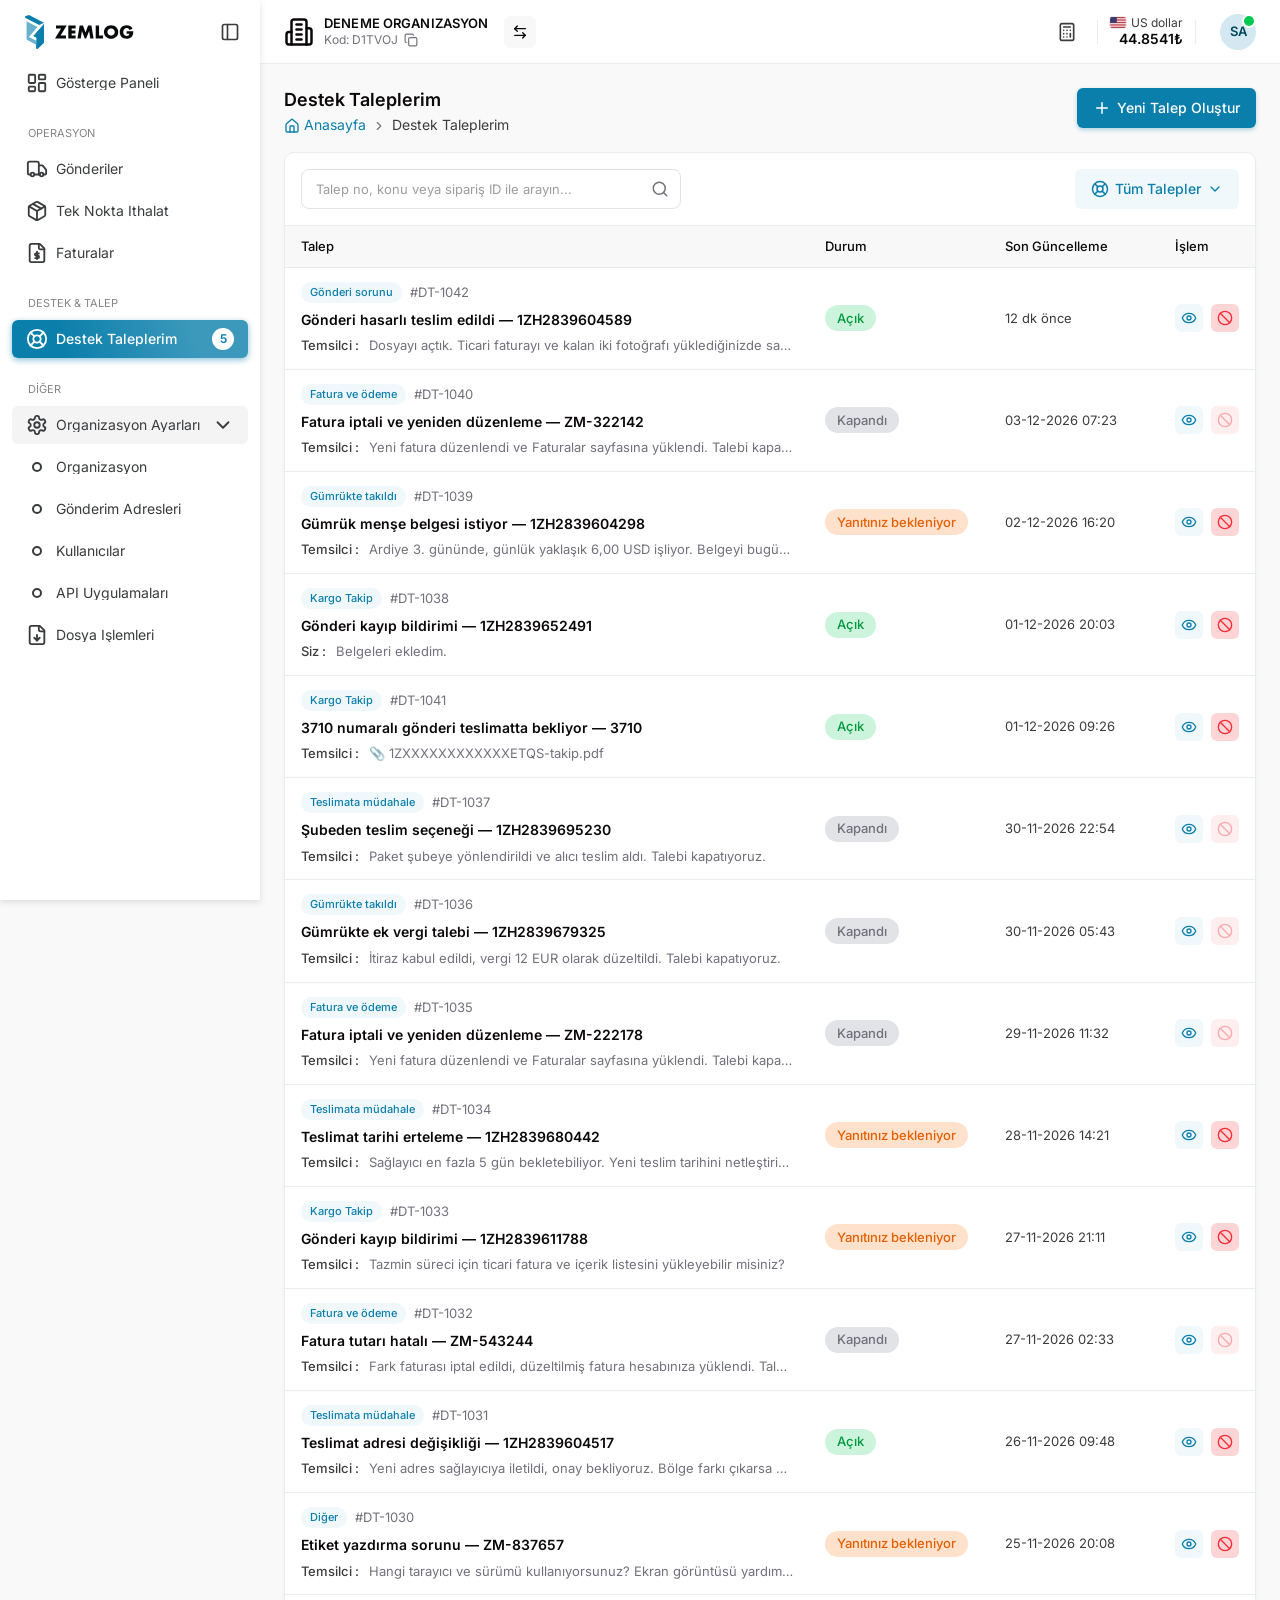
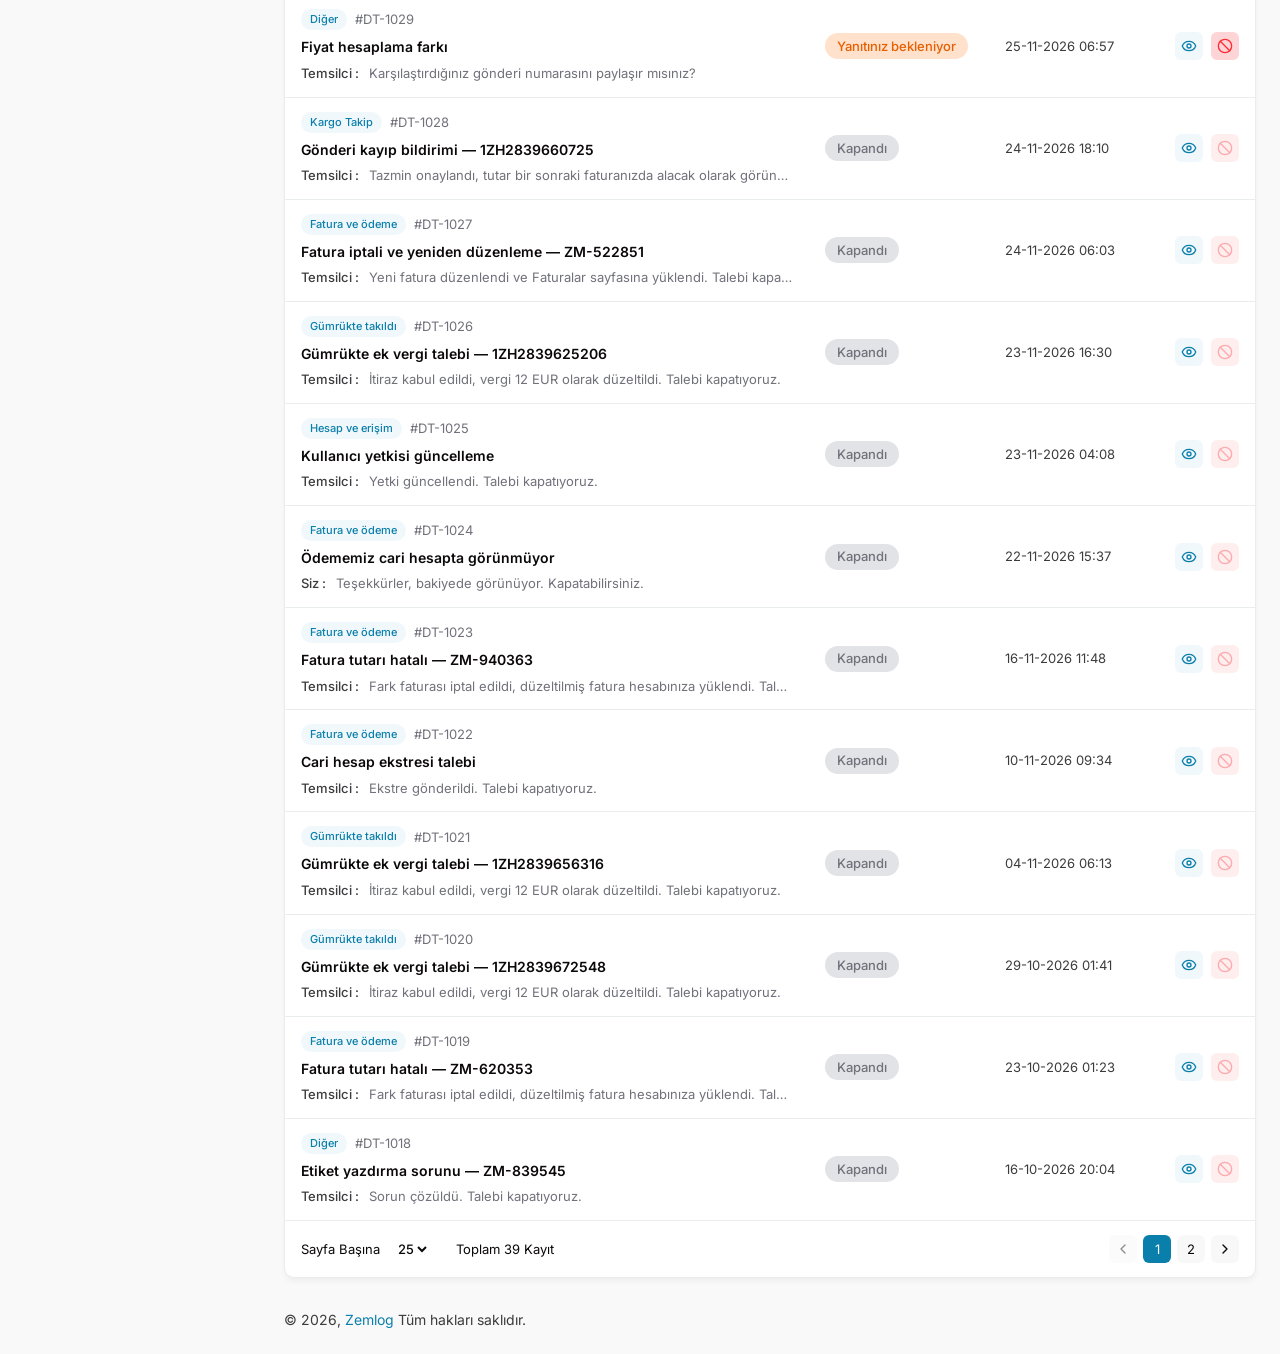
<file: destek-taleplerim.html>
<!DOCTYPE html>
<html lang="tr">
<head>
<meta charset="utf-8">
<meta name="viewport" content="width=device-width, initial-scale=1">
<title>Destek Taleplerim · Zemlog</title>
<link rel="preconnect" href="https://fonts.googleapis.com">
<link rel="preconnect" href="https://fonts.gstatic.com" crossorigin>
<link href="https://fonts.googleapis.com/css2?family=Inter:wght@400;500;600;700&display=swap" rel="stylesheet">
<link rel="stylesheet" href="assets/proto.css">
<style>
/* ---------- Liste sayfası ---------- */
.list-card{display:flex;flex-direction:column;min-height:calc(100dvh - 214px)}
.toolbar{display:flex;align-items:center;justify-content:space-between;gap:12px;padding:16px}
.search{position:relative;width:380px;max-width:100%}
.search input{width:100%;height:40px;border:1px solid var(--gray-200);border-radius:8px;padding:0 40px 0 14px;background:#fff;outline:none;font-size:13px;transition:border-color .15s,box-shadow .15s}
.search input::placeholder{color:var(--placeholder)}
.search input:focus{border-color:var(--primary-300);box-shadow:0 0 0 3px rgba(58,152,188,.16)}
.search .ic{position:absolute;right:12px;top:50%;transform:translateY(-50%);color:var(--muted);width:18px;height:18px;pointer-events:none}
.dd{position:relative}
.dd-menu{position:absolute;right:0;top:calc(100% + 6px);min-width:230px;background:#fff;border:1px solid var(--border);border-radius:8px;box-shadow:0 8px 24px rgba(47,43,61,.14);padding:6px;display:none;z-index:20}
.dd.open .dd-menu{display:block}
.dd-item{display:flex;align-items:center;justify-content:space-between;gap:8px;width:100%;padding:8px 10px;border-radius:6px;font-size:13px;color:var(--foreground);text-align:left}
.dd-item:hover{background:var(--gray-100)}
.dd-item.active{background:var(--primary-100);color:var(--primary-500);font-weight:500}
.dd-count{font-size:11px;color:var(--muted);background:var(--gray-100);padding:1px 7px;border-radius:999px}
.dd-item.active .dd-count{background:#fff}
.dd .chev{width:16px;height:16px;transition:transform .2s}
.dd.open .chev{transform:rotate(180deg)}
.table{width:100%;border-collapse:collapse;table-layout:fixed}
.table thead th{background:var(--gray-100);text-align:left;font-size:13px;font-weight:500;color:var(--heading);padding:11px 16px;border-top:1px solid var(--border);border-bottom:1px solid var(--border);white-space:nowrap}
.table tbody td{padding:14px 16px;border-bottom:1px solid var(--border);vertical-align:middle}
.table tbody tr{transition:background .15s;cursor:pointer}
.table tbody tr:hover{background:var(--gray-100)}
.th-center,.td-center{text-align:center}
.th-status{width:180px}
.th-date{width:170px}
.th-acts{width:96px}
.row-top{display:flex;align-items:center;flex-wrap:wrap;gap:4px 8px;margin-bottom:7px}
.row-title{font-size:14px;font-weight:600;color:var(--heading);margin-bottom:6px;white-space:nowrap;overflow:hidden;text-overflow:ellipsis}
.row-prev{font-size:13px;color:var(--muted);white-space:nowrap;overflow:hidden;text-overflow:ellipsis}
.row-prev b{font-weight:500;color:var(--foreground);margin-right:10px}
.td-date{font-size:13px;color:var(--foreground);white-space:nowrap}
.acts{display:flex;gap:8px;justify-content:center}
.ibtn{width:28px;height:28px;border-radius:6px;display:grid;place-items:center;transition:background .15s}
.ibtn .ic{width:16px;height:16px}
.ibtn-view{background:var(--primary-100);color:var(--primary-500)}
.ibtn-view:hover{background:var(--primary-200)}
.ibtn-close{background:var(--danger-100);color:var(--danger-500)}
.ibtn-close:hover{background:var(--danger-200)}
.ibtn:disabled{opacity:.4;cursor:not-allowed}
.ibtn:disabled:hover{background:var(--danger-100)}
.empty{padding:72px 16px;text-align:center;color:var(--muted)}
.empty .ic{width:40px;height:40px;color:var(--gray-400);margin-bottom:10px}
.empty h4{margin:0 0 4px;font-size:15px;font-weight:600;color:var(--heading)}
.empty p{margin:0;font-size:13px}
.table tbody tr.empty-row{cursor:default}
.table tbody tr.empty-row:hover{background:transparent}
.card-foot{margin-top:auto;display:flex;align-items:center;justify-content:space-between;gap:16px;padding:14px 16px;font-size:13px;flex-wrap:wrap}
.psize{display:flex;align-items:center;gap:26px;color:var(--heading)}
.psize label{display:flex;align-items:center;gap:14px}
.psize select{border:0;background:transparent;font-weight:500;font-size:13px;outline:none;cursor:pointer;color:var(--heading)}
.pager{display:flex;gap:6px}
.pg{min-width:28px;height:28px;padding:0 6px;border-radius:6px;background:var(--gray-100);display:grid;place-items:center;font-size:13px;color:var(--heading);transition:background .15s}
.pg:hover{background:var(--gray-200)}
.pg.active{background:var(--primary-500);color:#fff}
.pg.active:hover{background:var(--primary-600)}
.pg:disabled{opacity:.45;cursor:default}
.pg:disabled:hover{background:var(--gray-100)}
.pg .ic{width:16px;height:16px}
@media (max-width:767px){
  .toolbar{flex-direction:column;align-items:stretch}
  .search{width:100%}
  .dd{align-self:flex-end}
  .th-date,.td-date{display:none}
  .th-status{width:138px}
  .th-acts{width:80px}
  .table thead th,.table tbody td{padding-left:10px;padding-right:10px}
  .pill{font-size:12px;padding:0 9px;height:24px}
  .acts{gap:6px}
  .list-card{min-height:0}
}
</style>
</head>
<body>
<div class="app" id="app">
  <aside class="sidebar" id="sidebar"></aside>
  <div class="main">
    <header class="header" id="header"></header>

    <main class="content">
      <div class="page-head">
        <div>
          <h1 class="page-title">Destek Taleplerim</h1>
          <nav class="crumbs" aria-label="breadcrumb">
            <a href="#"><i data-icon="house"></i>Anasayfa</a>
            <i data-icon="chevron-right" class="sep"></i>
            <span>Destek Taleplerim</span>
          </nav>
        </div>
        <a class="btn btn-primary" href="destek-talep-olustur.html"><i data-icon="plus"></i>Yeni Talep Oluştur</a>
      </div>

      <section class="card list-card">
        <div class="toolbar">
          <div class="search">
            <input type="search" id="searchInput" placeholder="Talep no, konu veya sipariş ID ile arayın..." autocomplete="off">
            <i data-icon="search"></i>
          </div>
          <div class="dd" id="statusDd">
            <button class="btn btn-light" type="button" id="statusBtn" aria-haspopup="listbox"><i data-icon="life-buoy"></i><span id="statusLabel">Tüm Talepler</span><i data-icon="chevron-down" class="chev"></i></button>
            <div class="dd-menu" id="statusMenu" role="listbox"></div>
          </div>
        </div>

        <table class="table" id="table">
          <thead>
            <tr>
              <th>Talep</th>
              <th class="th-status">Durum</th>
              <th class="th-date">Son Güncelleme</th>
              <th class="th-acts th-center">İşlem</th>
            </tr>
          </thead>
          <tbody id="tbody"></tbody>
        </table>

        <div class="card-foot">
          <div class="psize">
            <label>Sayfa Başına
              <select id="pageSize">
                <option value="10">10</option>
                <option value="25" selected>25</option>
                <option value="50">50</option>
              </select>
            </label>
            <span id="total">Toplam 0 Kayıt</span>
          </div>
          <div class="pager" id="pager"></div>
        </div>
      </section>
    </main>

    <footer class="site-foot">© 2026, <a href="#">Zemlog</a> Tüm hakları saklıdır.</footer>
  </div>
</div>

<script src="assets/proto.js"></script>
<script>
(() => {
'use strict';
const P = window.Proto;
const { $, esc, icon, CATS, STATUS, tickets, byId, lastMsg, previewText, ticketNo, fmtRel, lower, toast } = P;
P.renderShell('support');

const DETAIL = id => `destek-talep-detay.html?id=${id}`;
const state = { q: '', status: 'all', page: 1, pageSize: 25 };

const sorted = () => [...tickets].sort((a, b) => b.updatedAt - a.updatedAt);
const filtered = () => {
  const q = lower(state.q.trim()).replace(/^#/, '');
  return sorted().filter(t =>
    (state.status === 'all' || t.status === state.status) &&
    (!q || lower(`dt-${t.id}`).includes(q) || lower(t.subject).includes(q) || (t.ref && lower(t.ref).includes(q)))
  );
};

/* ---------------- List ---------------- */
const tbody = $('#tbody');
const pillHtml = s => `<span class="pill pill-${s}">${STATUS[s]}</span>`;
const rowHtml = t => {
  const m = lastMsg(t);
  const who = m.from === 'agent' ? 'Temsilci' : 'Siz';
  const title = `${esc(t.subject)}${t.ref ? ' — ' + esc(t.ref) : ''}`;
  return `<tr data-id="${t.id}">
    <td>
      <div class="row-top"><span class="chip">${esc(CATS[t.cat] || t.cat)}</span><span class="tid">${ticketNo(t)}</span></div>
      <div class="row-title" title="${title}">${title}</div>
      <div class="row-prev"><b>${who} :</b>${esc(previewText(m))}</div>
    </td>
    <td>${pillHtml(t.status)}</td>
    <td class="td-date">${fmtRel(t.updatedAt)}</td>
    <td class="td-center">
      <div class="acts">
        <a class="ibtn ibtn-view" href="${DETAIL(t.id)}" title="Detayı görüntüle" aria-label="Detayı görüntüle">${icon('eye')}</a>
        <button class="ibtn ibtn-close" type="button" data-close="${t.id}" title="${t.status === 'closed' ? 'Talep kapatıldı' : 'Talebi kapat'}" aria-label="Talebi kapat" ${t.status === 'closed' ? 'disabled' : ''}>${icon('ban')}</button>
      </div>
    </td>
  </tr>`;
};
const emptyHtml = () => `<tr class="empty-row"><td colspan="4"><div class="empty">${icon('inbox')}<h4>Talep bulunamadı</h4><p>${state.q ? 'Arama kriterlerinize uyan bir talep yok.' : 'Bu durumda bir talebiniz bulunmuyor.'}</p></div></td></tr>`;

const renderPager = pages => {
  const p = state.page;
  const start = Math.max(1, Math.min(p - 2, pages - 4));
  const end = Math.min(pages, start + 4);
  let html = `<button class="pg" type="button" data-page="${p - 1}" ${p === 1 ? 'disabled' : ''} aria-label="Önceki sayfa">${icon('chevron-left')}</button>`;
  for (let i = start; i <= end; i++) html += `<button class="pg ${i === p ? 'active' : ''}" type="button" data-page="${i}">${i}</button>`;
  html += `<button class="pg" type="button" data-page="${p + 1}" ${p === pages ? 'disabled' : ''} aria-label="Sonraki sayfa">${icon('chevron-right')}</button>`;
  $('#pager').innerHTML = html;
};

const renderStatusMenu = () => {
  const counts = { all: tickets.length, open: 0, awaiting: 0, closed: 0 };
  tickets.forEach(t => counts[t.status]++);
  const items = [['all', 'Tüm Talepler'], ['open', STATUS.open], ['awaiting', STATUS.awaiting], ['closed', STATUS.closed]];
  $('#statusMenu').innerHTML = items.map(([k, label]) =>
    `<button type="button" role="option" class="dd-item ${state.status === k ? 'active' : ''}" data-status="${k}"><span>${label}</span><span class="dd-count">${counts[k]}</span></button>`).join('');
  $('#statusLabel').textContent = items.find(([k]) => k === state.status)[1];
  P.refreshBadge();
};

const render = () => {
  const list = filtered();
  const pages = Math.max(1, Math.ceil(list.length / state.pageSize));
  if (state.page > pages) state.page = pages;
  const slice = list.slice((state.page - 1) * state.pageSize, state.page * state.pageSize);
  tbody.innerHTML = slice.length ? slice.map(rowHtml).join('') : emptyHtml();
  $('#total').textContent = `Toplam ${list.length} Kayıt`;
  renderPager(pages);
  renderStatusMenu();
};

/* ---------------- Events ---------------- */
tbody.addEventListener('click', e => {
  const close = e.target.closest('[data-close]');
  if (close) { e.stopPropagation(); if (!close.disabled) P.closeTicket(+close.dataset.close, render); return; }
  if (e.target.closest('a')) return;
  const tr = e.target.closest('tr[data-id]');
  if (tr) location.href = DETAIL(tr.dataset.id);
});
$('#pager').addEventListener('click', e => { const b = e.target.closest('[data-page]'); if (b && !b.disabled) { state.page = +b.dataset.page; render(); } });
$('#pageSize').addEventListener('change', e => { state.pageSize = +e.target.value; state.page = 1; render(); });
$('#searchInput').addEventListener('input', e => { state.q = e.target.value; state.page = 1; render(); });

const dd = $('#statusDd');
$('#statusBtn').addEventListener('click', () => dd.classList.toggle('open'));
$('#statusMenu').addEventListener('click', e => { const b = e.target.closest('[data-status]'); if (!b) return; state.status = b.dataset.status; state.page = 1; dd.classList.remove('open'); render(); });
document.addEventListener('click', e => { if (!dd.contains(e.target)) dd.classList.remove('open'); });

document.addEventListener('keydown', e => { if (e.key === 'Escape') dd.classList.remove('open'); });

/* yeni oluşturulan talep için "hoş geldin" bildirimi (oluşturma sayfasından dönüşte) */
const created = new URLSearchParams(location.search).get('created');
if (created && byId(+created)) { toast(`#DT-${created} numaralı talebiniz oluşturuldu.`); history.replaceState(null, '', location.pathname); }

/* dakikada bir göreli zamanları tazele */
setInterval(() => { if (!document.hidden) render(); }, 60e3);

P.hydrateIcons();
render();

/* deep link: #DT-1042 → detay sayfası, #yeni → oluşturma sayfası */
const h = decodeURIComponent(location.hash.slice(1)).toLowerCase();
const m = h.match(/^dt-(\d+)$/);
if (m && byId(+m[1])) location.replace(DETAIL(+m[1]));
else if (h === 'yeni') location.replace('destek-talep-olustur.html');
})();
</script>
</body>
</html>
</file>
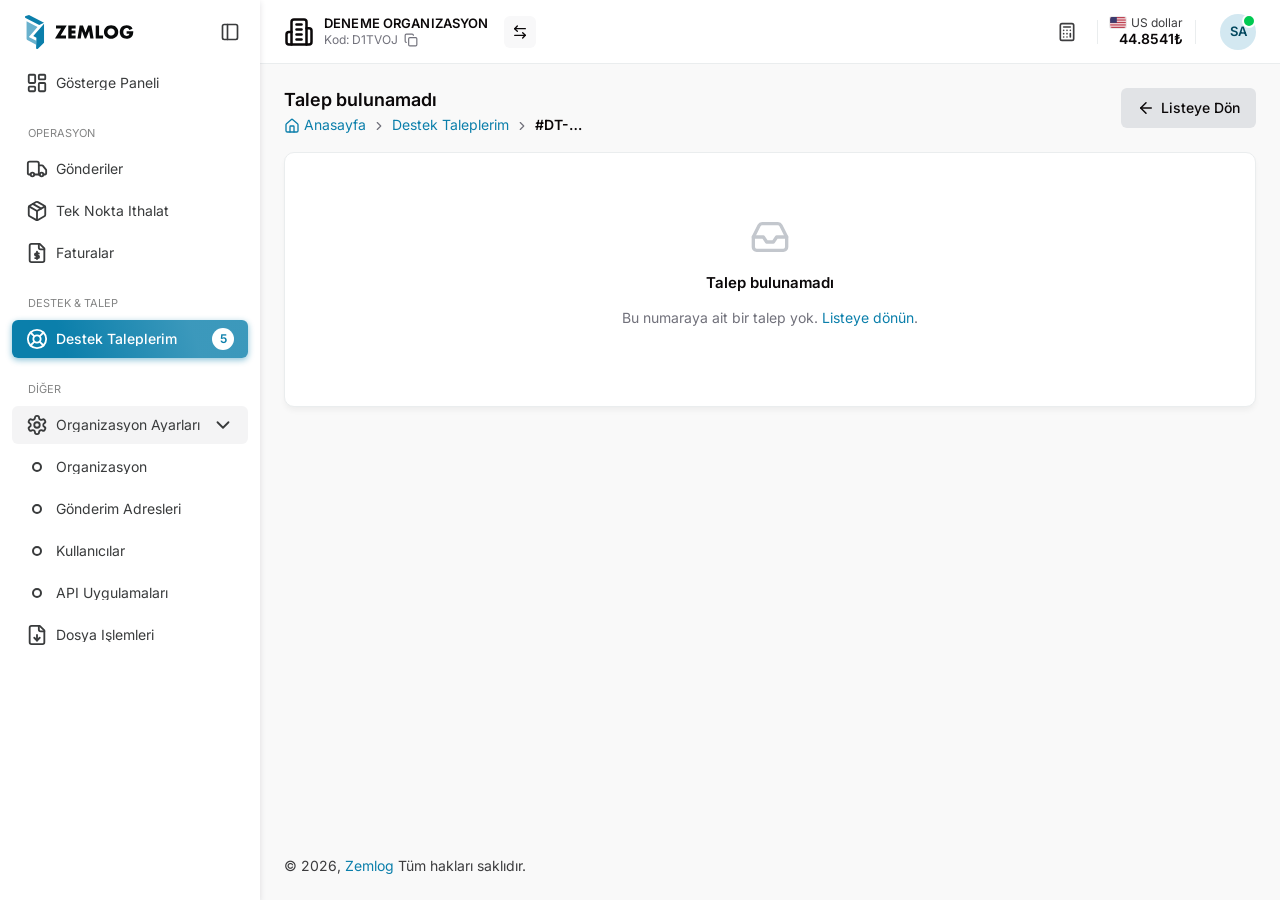
<file: destek-talepleri/destek-talep-detay.html>
<!DOCTYPE html>
<html lang="tr">
<head>
<meta charset="utf-8">
<meta name="viewport" content="width=device-width, initial-scale=1">
<meta name="robots" content="noindex, nofollow, noarchive">
<title>Talep Detayı · Zemlog</title>
<link rel="preconnect" href="https://fonts.googleapis.com">
<link rel="preconnect" href="https://fonts.gstatic.com" crossorigin>
<link href="https://fonts.googleapis.com/css2?family=Inter:wght@400;500;600;700&display=swap" rel="stylesheet">
<link rel="stylesheet" href="assets/proto.css">
<style>
/* ---------- Detay sayfası ---------- */
.detail{display:grid;grid-template-columns:minmax(0,1fr) 400px;gap:24px;align-items:start}

/* sohbet kartı */
.chat{display:flex;flex-direction:column;height:calc(100dvh - 232px);min-height:560px;overflow:hidden}
.chat-head{display:flex;align-items:center;gap:12px;padding:14px 20px;border-bottom:1px solid var(--border);flex-shrink:0}
.chat-av{width:40px;height:40px;border-radius:10px;background:var(--gray-100);border:1px solid var(--border);display:grid;place-items:center;font-size:13px;font-weight:600;color:var(--heading);flex-shrink:0}
.chat-name{font-size:15px;font-weight:600;color:var(--heading);line-height:1.3}
.chat-online{font-size:12px;color:var(--muted);display:flex;align-items:center;gap:6px}
.chat-online::before{content:"";width:8px;height:8px;border-radius:50%;background:var(--success-500)}
.chat-head .pill{margin-left:auto}
.chat-body{flex:1;overflow-y:auto;background:#f8f9fa;padding:16px 20px 20px;display:flex;flex-direction:column;gap:14px}
.day-sep{display:flex;align-items:center;gap:12px;color:var(--muted);font-size:13px;margin:4px 0 6px}
.day-sep::before,.day-sep::after{content:"";flex:1;height:1px;background:var(--gray-200)}
.m{display:flex;gap:10px;max-width:82%}
.m.agent{align-self:flex-start}
.m.me{align-self:flex-end;flex-direction:row-reverse}
.m-av{width:36px;height:36px;border-radius:50%;flex-shrink:0;display:grid;place-items:center;font-size:12px;font-weight:600}
.m.agent .m-av{background:#fff;border:1px solid var(--gray-200);color:var(--heading)}
.m.me .m-av{background:var(--primary-100);border:1px solid var(--primary-300);color:var(--primary-700)}
.m-av.ghost{visibility:hidden}
.m-body{min-width:0;display:flex;flex-direction:column}
.m.me .m-body{align-items:flex-end}
.m-bubble{padding:12px 14px;border-radius:12px;font-size:14px;line-height:1.5;white-space:pre-wrap;word-break:break-word}
.m.agent .m-bubble{background:#fff;border:1px solid var(--gray-200);color:var(--foreground)}
.m.me .m-bubble{background:var(--primary-200);color:var(--foreground)}
.m-meta{font-size:12px;color:var(--muted);margin-top:6px;display:flex;align-items:center;gap:6px}
.m-meta .via{color:var(--primary-500)}
.m-meta .sep{width:1px;height:12px;background:var(--gray-300)}
.m-meta .ic{width:14px;height:14px;color:var(--primary-500)}
.m-file{display:flex;align-items:center;gap:12px;background:#fff;border:1px solid var(--gray-200);border-radius:12px;padding:12px 14px;min-width:min(300px,100%)}
.m.me .m-file{background:var(--primary-200);border-color:transparent}
.file-ico{width:40px;height:40px;border-radius:8px;background:var(--primary-100);color:var(--primary-500);display:grid;place-items:center;flex-shrink:0}
.file-ico .ic{width:22px;height:22px}
.file-name{font-size:14px;color:var(--heading);font-weight:500;overflow:hidden;text-overflow:ellipsis;white-space:nowrap}
.file-size{font-size:13px;color:var(--muted)}
.file-dl{margin-left:auto;color:var(--heading);width:32px;height:32px;display:grid;place-items:center;border-radius:6px;flex-shrink:0}
.file-dl:hover{background:var(--gray-100)}
.sys{align-self:center;background:var(--gray-200);color:var(--muted);font-size:12px;padding:6px 12px;border-radius:999px;text-align:center}
.sys b{color:var(--foreground);font-weight:600}
.chat-foot{display:flex;gap:10px;padding:14px 20px;border-top:1px solid var(--border);background:#fff;flex-shrink:0}
.sq{width:44px;height:44px;border-radius:8px;border:1px solid var(--gray-200);display:grid;place-items:center;color:var(--heading);flex-shrink:0;transition:background .15s;background:#fff}
.sq:hover{background:var(--gray-100)}
.sq.send{background:var(--primary-500);border-color:var(--primary-500);color:#fff}
.sq.send:hover{background:var(--primary-600)}
.chat-foot input{flex:1;min-width:0;height:44px;border:1px solid var(--gray-200);border-radius:8px;padding:0 14px;outline:none;font-size:14px;transition:border-color .15s,box-shadow .15s}
.chat-foot input::placeholder{color:var(--placeholder)}
.chat-foot input:focus{border-color:var(--primary-300);box-shadow:0 0 0 3px rgba(58,152,188,.16)}
.chat-closed{display:flex;align-items:center;gap:10px;padding:16px 20px;border-top:1px solid var(--border);background:var(--gray-100);font-size:13px;color:var(--muted);flex-shrink:0}
.chat-closed .ic{width:18px;height:18px;color:var(--gray-700)}
.chat-closed .btn{margin-left:auto}

/* bilgi paneli */
.info{padding:24px}
.info h3{font-size:15px;font-weight:600;color:var(--heading);margin:0 0 12px}
.kv{display:flex;justify-content:space-between;align-items:center;gap:12px;padding:7px 0;font-size:14px}
.kv .k{color:var(--muted)}
.kv .v{color:var(--heading);font-weight:500;text-align:right;min-width:0;overflow:hidden;text-overflow:ellipsis}
.kv a{color:var(--primary-500);text-decoration:underline}
.info hr{border:0;border-top:1px solid var(--border);margin:18px 0}
.ship{border:1px solid var(--gray-200);border-radius:10px;padding:16px}
.ship-top{display:flex;justify-content:space-between;align-items:center;gap:10px;margin-bottom:10px}
.ship-id{font-weight:600;color:var(--heading);font-size:14px}
.ship-party{font-size:14px;color:var(--foreground);line-height:1.5}
.ship-party b{color:var(--heading);font-weight:700;margin-right:6px}
.ship-arrow{color:var(--heading);width:16px;height:16px;margin:4px 0}
.ship-svc{display:flex;justify-content:space-between;align-items:center;gap:8px;font-size:13px;color:var(--muted);margin-top:8px}
.ship-svc span:first-child{white-space:nowrap}
.ship-svc .trk{color:var(--heading);min-width:0;overflow:hidden;text-overflow:ellipsis;white-space:nowrap}
.att{display:flex;align-items:center;gap:14px;border:1px solid var(--gray-200);border-radius:10px;padding:12px 14px;margin-bottom:10px}
.att .file-name{font-size:14px}
.att:last-of-type{margin-bottom:0}
.info .btn-block{margin-top:20px}
.info .none{font-size:13px;color:var(--muted)}
.notfound{padding:64px 16px;text-align:center;color:var(--muted)}
.notfound .ic{width:40px;height:40px;color:var(--gray-400);margin-bottom:10px}
.notfound h4{margin:0 0 4px;font-size:15px;font-weight:600;color:var(--heading)}

@media (max-width:1100px){
  .detail{grid-template-columns:1fr}
  .chat{height:auto;min-height:0}
  .chat-body{max-height:60dvh;min-height:320px}
}
@media (max-width:767px){
  .m{max-width:94%}
  .info{padding:18px}
}
</style>
</head>
<body>
<div class="app" id="app">
  <aside class="sidebar" id="sidebar"></aside>
  <div class="main">
    <header class="header" id="header"></header>

    <main class="content">
      <div class="page-head">
        <div style="min-width:0">
          <h1 class="page-title" id="pageTitle">Talep Detayı</h1>
          <nav class="crumbs" aria-label="breadcrumb">
            <a href="#"><i data-icon="house"></i>Anasayfa</a>
            <i data-icon="chevron-right" class="sep"></i>
            <a href="index.html">Destek Taleplerim</a>
            <i data-icon="chevron-right" class="sep"></i>
            <b id="crumbId">#DT-…</b>
          </nav>
        </div>
        <a class="btn btn-secondary" href="index.html"><i data-icon="arrow-left"></i>Listeye Dön</a>
      </div>

      <div class="detail" id="detail"></div>
    </main>

    <footer class="site-foot">© 2026, <a href="#">Zemlog</a> Tüm hakları saklıdır.</footer>
  </div>
</div>

<script src="assets/proto.js"></script>
<script>
(() => {
'use strict';
const P = window.Proto;
const { $, esc, icon, CATS, STATUS, byId, ticketNo, fmtTime, fmtDay, fmtShort, sameDay, toast, save } = P;
P.renderShell('support');

const params = new URLSearchParams(location.search);
const id = +params.get('id');
const t = byId(id);
const root = $('#detail');

/* mesaj metnindeki **kalın** işaretini <b>'ye çevir */
const rich = s => esc(s).replace(/\*\*(.+?)\*\*/g, '<b>$1</b>');
const fileIcon = type => icon(type === 'image' ? 'image' : 'file-text');
const fileCard = (f, cls = 'm-file') => `<div class="${cls}"><span class="file-ico">${fileIcon(f.type)}</span><span style="min-width:0"><span class="file-name" title="${esc(f.name)}">${esc(f.name)}</span><br><span class="file-size">${esc(f.size)}</span></span><a class="file-dl" href="#" title="İndir" aria-label="İndir" data-dl="${esc(f.name)}">${icon('download')}</a></div>`;

const renderThread = () => {
  let html = '';
  let prevDay = null, prevFrom = null;
  t.msgs.forEach(m => {
    if (prevDay === null || !sameDay(prevDay, m.at)) { html += `<div class="day-sep">${fmtDay(m.at)}</div>`; prevDay = m.at; prevFrom = null; }
    if (m.from === 'sys') { html += `<div class="sys">${rich(m.text)}</div>`; prevFrom = 'sys'; return; }
    const me = m.from === 'me';
    const first = prevFrom !== m.from;
    const av = me ? 'SK' : 'OD';
    const body = m.file ? fileCard(m.file) : `<div class="m-bubble">${esc(m.text)}</div>`;
    const meta = me
      ? `${m.via === 'mail' ? '<span class="via">Mail ile gönderildi</span><span class="sep"></span>' : ''}<span>${fmtTime(m.at)}</span>${icon('check')}`
      : `<span>Operasyon Destek</span><span class="sep"></span><span>${fmtTime(m.at)}</span>`;
    html += `<div class="m ${me ? 'me' : 'agent'}"><div class="m-av ${first ? '' : 'ghost'}">${av}</div><div class="m-body">${body}<div class="m-meta">${meta}</div></div></div>`;
    prevFrom = m.from;
  });
  return html;
};

const renderInfo = () => {
  const s = t.shipment;
  const refCell = t.ref ? `<a href="#" title="Gönderiye git">${esc(t.ref)}</a>` : '—';
  return `
    <h3>Talep Bilgileri</h3>
    <div class="kv"><span class="k">Talep No</span><span class="v">${ticketNo(t)}</span></div>
    <div class="kv"><span class="k">Konu Başlığı</span><span class="v"><span class="chip">${esc(CATS[t.cat] || t.cat)}</span></span></div>
    <div class="kv"><span class="k">Sipariş / Gönderi ID</span><span class="v">${refCell}</span></div>
    <div class="kv"><span class="k">Oluşturma</span><span class="v">${fmtShort(t.msgs[0].at)}</span></div>
    <div class="kv"><span class="k">Temsilci</span><span class="v">${esc(t.agent || '—')}</span></div>
    <hr>
    <h3>İlgili Gönderi</h3>
    ${s ? `<div class="ship">
      <div class="ship-top"><span class="ship-id">ID: ${esc(s.id)}</span><span class="chip md ${s.kind}">${esc(s.status)}</span></div>
      <div class="ship-party"><b>${esc(s.from.name)}</b>${esc(s.from.country)},&nbsp; ${esc(s.from.city)}</div>
      ${icon('arrow-down', 'ic ship-arrow')}
      <div class="ship-party"><b>${esc(s.to.name)}</b>${esc(s.to.country)},&nbsp; ${esc(s.to.city)}</div>
      <div class="ship-svc"><span>${esc(s.service)}</span><span>·</span><span class="trk">${esc(s.tracking)}</span></div>
    </div>` : '<div class="none">Bu talebe bağlı bir gönderi yok.</div>'}
    <hr>
    <h3>Ekler</h3>
    ${t.attachments && t.attachments.length ? t.attachments.map(f => fileCard(f, 'att')).join('') : '<div class="none">Bu talepte ek dosya yok.</div>'}
    ${t.status === 'closed'
      ? `<button class="btn btn-secondary btn-block" type="button" disabled>${icon('lock')}Talep Kapatıldı</button>`
      : `<button class="btn btn-danger-light btn-block" type="button" id="closeBtn">${icon('ban')}Talebi Kapat</button>`}`;
};

const render = () => {
  if (!t) {
    $('#pageTitle').textContent = 'Talep bulunamadı';
    $('#crumbId').textContent = id ? `#DT-${id}` : '#DT-…';
    root.innerHTML = `<section class="card notfound" style="grid-column:1/-1">${icon('inbox')}<h4>Talep bulunamadı</h4><p>Bu numaraya ait bir talep yok. <a href="index.html" style="color:var(--primary-500)">Listeye dönün</a>.</p></section>`;
    return;
  }
  document.title = `${ticketNo(t)} · ${t.subject} · Zemlog`;
  $('#pageTitle').textContent = t.subject;
  $('#crumbId').textContent = ticketNo(t);
  const closed = t.status === 'closed';
  root.innerHTML = `
    <section class="card chat">
      <div class="chat-head">
        <div class="chat-av">OD</div>
        <div><div class="chat-name">Operasyon Destek</div><div class="chat-online">Çevrimiçi</div></div>
        <span class="pill pill-${t.status}">${STATUS[t.status]}</span>
      </div>
      <div class="chat-body" id="thread">${renderThread()}</div>
      ${closed
        ? `<div class="chat-closed">${icon('lock')}<span>Bu talep kapatıldı. Yeni bir konu için yeni talep oluşturabilirsiniz.</span><a class="btn btn-light btn-sm" href="destek-talep-olustur.html">${icon('plus')}Yeni Talep</a></div>`
        : `<form class="chat-foot" id="replyForm">
            <label class="sq" for="replyFile" title="Dosya ekle">${icon('paperclip')}</label><input type="file" id="replyFile" hidden multiple>
            <input type="text" id="replyText" placeholder="Lütfen mesajınızı girin..." autocomplete="off">
            <button class="sq send" type="submit" title="Gönder" aria-label="Gönder">${icon('send')}</button>
          </form>`}
    </section>
    <aside class="card info">${renderInfo()}</aside>`;
  const th = $('#thread');
  th.scrollTop = th.scrollHeight;
  P.refreshBadge();
};

/* ---------------- Actions ---------------- */
const touch = () => { t.updatedAt = Date.now(); save(); };
const reopenIfAwaiting = () => {
  if (t.status === 'awaiting') { t.status = 'open'; t.msgs.push(P.msg('sys', Date.now(), 'Talep durumu **Açık** olarak güncellendi')); }
};
let replyTimer = null;
const scheduleAgentReply = () => {
  clearTimeout(replyTimer);
  replyTimer = setTimeout(() => {
    if (t.status === 'closed') return;
    t.msgs.push(P.msg('agent', Date.now(), 'Mesajınızı aldık, inceleyip kısa süre içinde dönüş yapacağız.'));
    touch();
    render();
    toast(`${ticketNo(t)} için yeni yanıt var.`, 'info');
  }, 5000);
};

root.addEventListener('submit', e => {
  if (e.target.id !== 'replyForm') return;
  e.preventDefault();
  const input = $('#replyText');
  const text = input.value.trim();
  if (!text) { input.focus(); return; }
  t.msgs.push(P.msg('me', Date.now(), text, { via: 'web' }));
  reopenIfAwaiting();
  touch();
  render();
  toast('Mesajınız iletildi.');
  scheduleAgentReply();
  $('#replyText').focus();
});
root.addEventListener('change', e => {
  if (e.target.id !== 'replyFile' || !e.target.files.length) return;
  Array.from(e.target.files).forEach((f, i) => {
    const type = /^image\//.test(f.type) ? 'image' : 'pdf';
    const size = f.size > 1024 * 1024 ? `${(f.size / 1048576).toFixed(1)} MB` : `${Math.max(1, Math.round(f.size / 1024))} KB`;
    t.msgs.push(P.msg('me', Date.now() + i, '', { via: 'web', file: { name: f.name, size, type } }));
    t.attachments = t.attachments || [];
    t.attachments.push({ name: f.name, size, type });
  });
  reopenIfAwaiting();
  touch();
  render();
  toast(`${e.target.files.length} dosya eklendi.`);
  scheduleAgentReply();
});
root.addEventListener('click', e => {
  if (e.target.closest('#closeBtn')) { P.closeTicket(t.id, render); return; }
  const dl = e.target.closest('[data-dl]');
  if (dl) { e.preventDefault(); toast(`${dl.dataset.dl} indiriliyor (mock).`, 'info'); }
});

P.hydrateIcons();
render();
})();
</script>
</body>
</html>
</file>
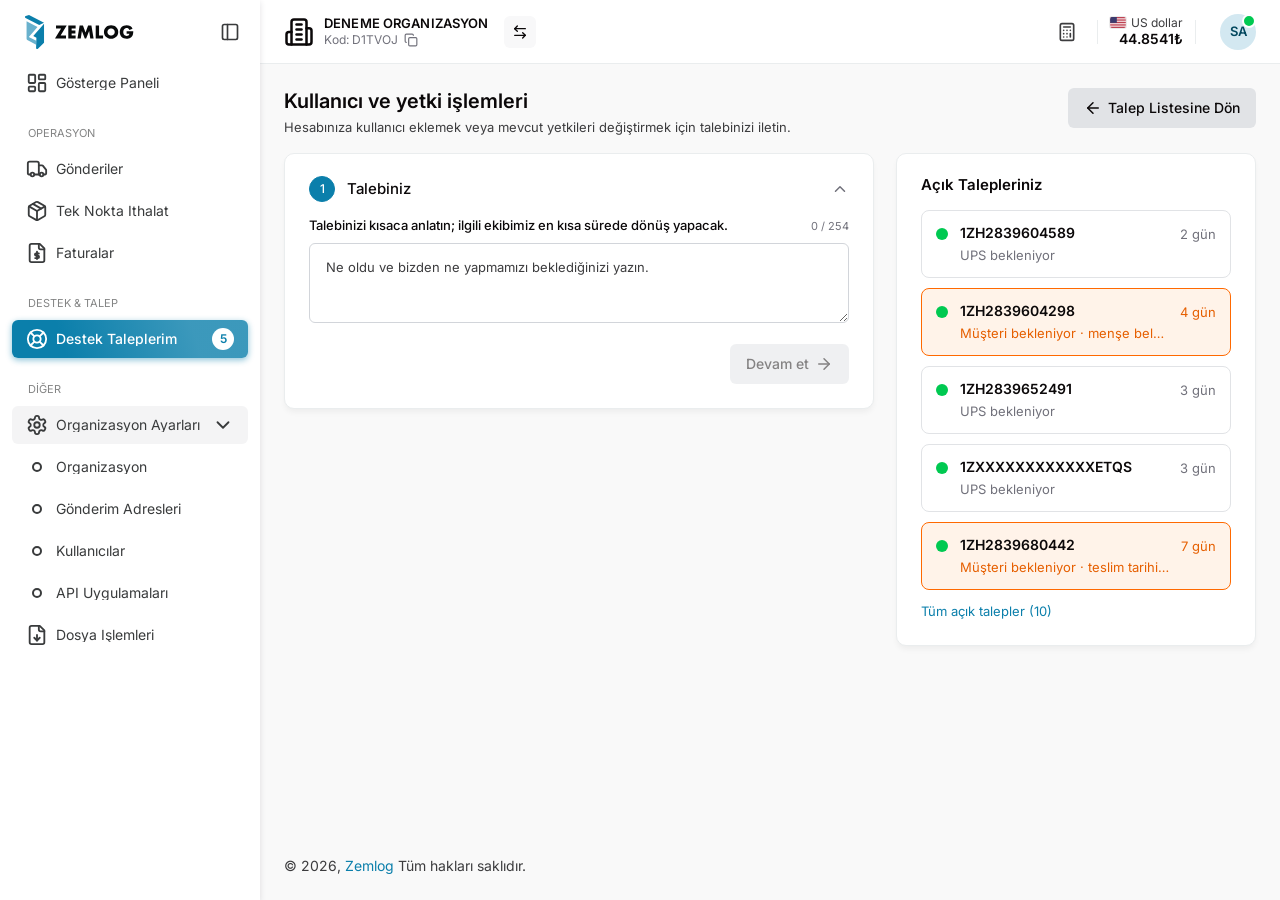
<file: destek-talepleri/destek-talep-form.html>
<!DOCTYPE html>
<html lang="tr">
<head>
<meta charset="utf-8">
<meta name="viewport" content="width=device-width, initial-scale=1">
<meta name="robots" content="noindex, nofollow, noarchive">
<title>Yeni Talep · Zemlog</title>
<link rel="preconnect" href="https://fonts.googleapis.com">
<link rel="preconnect" href="https://fonts.gstatic.com" crossorigin>
<link href="https://fonts.googleapis.com/css2?family=Inter:wght@400;500;600;700&display=swap" rel="stylesheet">
<link rel="stylesheet" href="assets/proto.css">
<style>
.page-head .page-title{font-size:20px}
.page-sub{font-size:13px;color:var(--foreground);margin:0}
.wiz{display:grid;grid-template-columns:minmax(0,1fr) 360px;gap:22px;align-items:start}
.steps{padding:0 24px}
.step{border-bottom:1px solid var(--border)}
.step:last-child{border-bottom:0}
.step-head{display:flex;align-items:center;gap:12px;padding:22px 0 14px;width:100%;text-align:left}
.step:not(.open) .step-head{padding:20px 0}
.step-num{width:26px;height:26px;border-radius:50%;border:1px solid var(--gray-300);color:var(--heading);font-size:12px;font-weight:500;display:grid;place-items:center;flex-shrink:0;background:#fff}
.step.open .step-num{background:var(--primary-500);border-color:var(--primary-500);color:#fff}
.step.done:not(.open) .step-num{background:var(--success-100);border-color:var(--success-100);color:var(--success-900)}
.step-num .ic{width:14px;height:14px}
.step-title{display:block;font-size:15px;font-weight:500;color:var(--heading)}
.step-sub{display:block;font-size:13px;color:var(--muted);margin-top:2px}
.step-head .chev{margin-left:auto;width:18px;height:18px;color:var(--muted);transition:transform .2s}
.step.open .chev{transform:rotate(180deg)}
.step-body{display:none;padding:0 0 24px}
.step.open .step-body{display:block}
.drop{border:1px dashed var(--gray-300);border-radius:10px;padding:22px;text-align:center;cursor:pointer;background:var(--gray-100);transition:background .15s,border-color .15s}
.drop:hover,.drop.over{border-color:var(--primary-300);background:var(--primary-100)}
.drop .ic{width:22px;height:22px;color:var(--heading)}
.drop p{margin:6px 0 0;font-size:12px;color:var(--muted)}
.drop p b{color:var(--heading);font-weight:600}
.frow{display:flex;align-items:center;gap:8px;padding:9px 4px;border-bottom:1px solid var(--border);font-size:13px}
.frow .n{color:var(--heading);font-weight:500;overflow:hidden;text-overflow:ellipsis;white-space:nowrap}
.frow .s{color:var(--muted);font-size:12px}
.frow a{margin-left:auto;font-size:12px;color:var(--heading);text-decoration:underline}
.desc{font-size:13px;color:var(--foreground);margin:0 0 12px}
.lbl{display:flex;justify-content:space-between;align-items:baseline;font-size:13px;font-weight:500;color:var(--heading);margin-bottom:8px}
.lbl .cnt{font-weight:400;color:var(--muted);font-size:11px}
.ta{width:100%;min-height:80px;border:1px solid var(--gray-300);border-radius:6px;padding:14px 16px;font-size:13px;outline:none;resize:vertical;line-height:1.5;transition:border-color .15s,box-shadow .15s}
.ta::placeholder{color:var(--foreground)}
.ta:focus{border-color:var(--primary-300);box-shadow:0 0 0 3px rgba(58,152,188,.16)}
.foot{display:flex;justify-content:flex-end;margin-top:16px}
.success-wrap{padding:20px}
.success{background:#e9f9ef;border-radius:10px;padding:24px 20px}
.ok-title{display:flex;align-items:center;gap:14px;font-size:20px;font-weight:600;color:var(--success-500);margin-bottom:14px}
.ok-ico{width:38px;height:38px;border-radius:50%;background:#fff;display:grid;place-items:center}
.ok-ico .ic{width:24px;height:24px;color:var(--success-500);stroke-width:2.5}
.success p{margin:0 0 24px;font-size:13px;line-height:1.55}
.btn-success{background:var(--success-500);color:#fff}
.btn-success:hover{background:#00b549}
@media (max-width:1100px){.wiz{grid-template-columns:1fr}}
</style>
</head>
<body>
<div class="app" id="app">
  <aside class="sidebar" id="sidebar"></aside>
  <div class="main">
    <header class="header" id="header"></header>
    <main class="content">
      <div class="page-head">
        <div style="min-width:0">
          <h1 class="page-title" id="pTitle"></h1>
          <p class="page-sub" id="pSub"></p>
        </div>
        <a class="btn btn-secondary" href="index.html"><i data-icon="arrow-left"></i>Talep Listesine Dön</a>
      </div>
      <div class="wiz">
        <section class="card" id="left"></section>
        <aside class="card open-panel" id="openPanel"></aside>
      </div>
    </main>
    <footer class="site-foot">© 2026, <a href="#">Zemlog</a> Tüm hakları saklıdır.</footer>
  </div>
</div>
<script src="assets/proto.js"></script>
<script>
(() => {
'use strict';
const P = window.Proto;
const { $, esc, icon } = P;
P.renderShell('support');
const CFG = {
  user: { title: 'Kullanıcı ve yetki işlemleri', sub: 'Hesabınıza kullanıcı eklemek veya mevcut yetkileri değiştirmek için talebinizi iletin.', cat: 'account', fallback: 'Kullanıcı ve yetki talebi', files: false },
  tech: { title: 'Panelde yaşadığınız sorunu bildirin', sub: 'Hangi sayfada, ne yaparken karşılaştığınızı yazın. Ekran görüntüsü eklerseniz daha hızlı çözebiliriz.', cat: 'tech', fallback: 'Panelde teknik sorun', files: true },
  other: { title: 'Size nasıl yardımcı olabiliriz?', sub: 'Konunuzu kısaca anlatın; talebinizi ilgili ekibe biz yönlendirelim.', cat: 'other', fallback: 'Genel talep', files: true }
};
const qk = new URLSearchParams(location.search).get('konu');
const C = CFG[qk] || CFG.user;
document.title = C.title + ' · Zemlog';
$('#pTitle').textContent = C.title; $('#pSub').textContent = C.sub;
const left = $('#left');
let text = '', files = [], step = 1, done1 = false, created = null;
const fin = document.createElement('input'); fin.type = 'file'; fin.multiple = true; fin.hidden = true; fin.accept = '.pdf,.jpg,.jpeg,.png'; document.body.appendChild(fin);

const submit = () => {
  const t = P.createTicket({ cat: C.cat, subject: text.trim().split(/[.\n]/)[0].slice(0, 70) || C.fallback, text: text.trim(), files: files.map(name => ({ name })) });
  created = t.id; render(); P.refreshBadge();
};
const s1 = () => `<div class="step ${step === 1 ? 'open' : ''} ${done1 ? 'done' : ''}">
  <button type="button" class="step-head" data-open="1"><span class="step-num">${done1 && step !== 1 ? icon('check') : 1}</span><span><span class="step-title">Talebiniz</span>${step !== 1 ? '<span class="step-sub">Açıklama girildi</span>' : ''}</span>${icon('chevron-down', 'ic chev')}</button>
  <div class="step-body">
    <div class="lbl"><span>Talebinizi kısaca anlatın; ilgili ekibimiz en kısa sürede dönüş yapacak.</span><span class="cnt"><span id="cnt">${text.length}</span> / 254</span></div>
    <textarea class="ta" id="ta" maxlength="254" placeholder="Ne oldu ve bizden ne yapmamızı beklediğinizi yazın.">${esc(text)}</textarea>
    <div class="foot"><button type="button" class="btn btn-secondary" id="next" ${text.trim() ? '' : 'disabled'}>Devam et${icon('arrow-right')}</button></div>
  </div></div>`;
const s2 = () => !C.files ? '' : `<div class="step ${step === 2 ? 'open' : ''}">
  <button type="button" class="step-head" data-open="2"><span class="step-num">2</span><span><span class="step-title">Ek dosya</span>${step !== 2 ? `<span class="step-sub">${files.length ? files.length + ' dosya eklendi' : 'Bekliyor'}</span>` : ''}</span>${icon('chevron-down', 'ic chev')}</button>
  <div class="step-body">
    <p class="desc">İlgili ekran görüntüsünü veya dosyayı ekleyin. Zorunlu değil.</p>
    <div class="drop" id="drop">${icon('upload')}<p><b>Ekran görüntüsü veya dosya yükleyin</b> · PDF, JPG, PNG (Maks. 10MB)</p></div>
    <div>${files.map((n, i) => `<div class="frow"><span class="n">${esc(n)}</span><span class="s">· yüklendi</span><a href="#" data-rm="${i}">Kaldır</a></div>`).join('')}</div>
    <div class="foot"><button type="button" class="btn btn-primary" id="send">${icon('send')}Talebi Gönder</button></div>
  </div></div>`;

const render = () => {
  left.innerHTML = created ? `
    <div class="success-wrap"><div class="success">
      <div class="ok-title"><span class="ok-ico">${icon('check')}</span>Talebiniz alındı</div>
      <p>Talep numaranız #DT-${created}. İlgili ekibimiz talebinizi inceleyip en kısa sürede dönüş yapacak.</p>
      <a class="btn btn-success" href="index.html?created=${created}">${icon('arrow-left')}Talep Listesine Dön</a>
    </div></div>` : `<div class="steps">${s1()}${s2()}</div>`;
  $('#openPanel').innerHTML = P.openPanelHtml();
};
left.addEventListener('input', e => { if (e.target.id !== 'ta') return; text = e.target.value; $('#cnt').textContent = text.length; $('#next').disabled = !text.trim(); });
left.addEventListener('click', e => {
  const o = e.target.closest('[data-open]');
  if (o) { const n = +o.dataset.open; if (n === 1 || done1) { step = n; render(); } return; }
  if (e.target.closest('#next')) { if (!text.trim()) return; if (C.files) { done1 = true; step = 2; render(); } else submit(); return; }
  if (e.target.closest('#send')) { submit(); return; }
  if (e.target.closest('#drop')) { fin.click(); return; }
  const rm = e.target.closest('[data-rm]'); if (rm) { e.preventDefault(); files.splice(+rm.dataset.rm, 1); render(); }
});
left.addEventListener('dragover', e => { const d = e.target.closest('#drop'); if (d) { e.preventDefault(); d.classList.add('over'); } });
left.addEventListener('dragleave', e => { const d = e.target.closest('#drop'); if (d) d.classList.remove('over'); });
left.addEventListener('drop', e => { if (!e.target.closest('#drop')) return; e.preventDefault(); Array.from(e.dataTransfer.files).forEach(f => files.push(f.name)); render(); });
fin.addEventListener('change', () => { Array.from(fin.files).forEach(f => files.push(f.name)); fin.value = ''; render(); });
P.hydrateIcons();
render();
})();
</script>
</body>
</html>
</file>
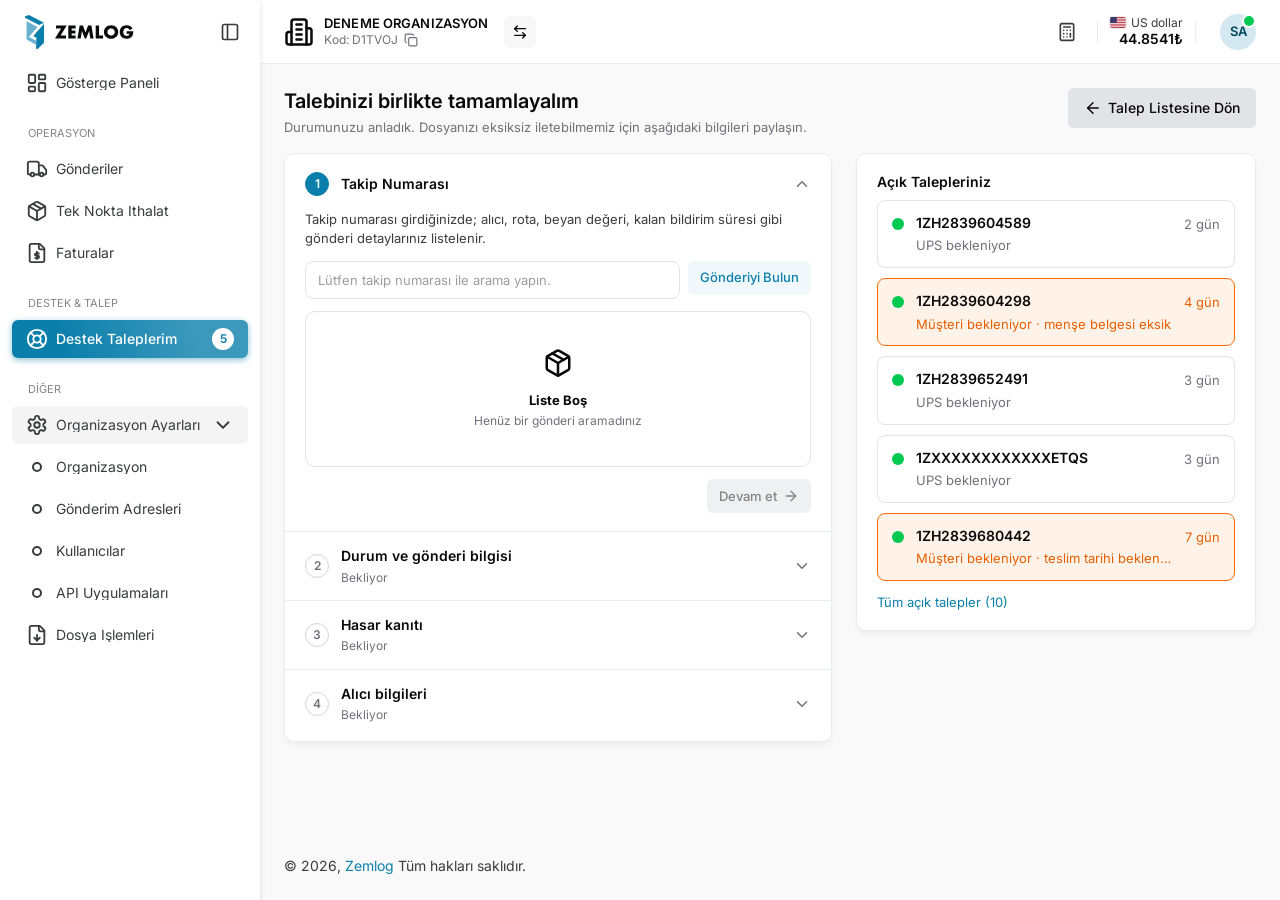
<file: destek-talepleri/destek-talep-gonderi-sorunu.html>
<!DOCTYPE html>
<html lang="tr">
<head>
<meta charset="utf-8">
<meta name="viewport" content="width=device-width, initial-scale=1">
<meta name="robots" content="noindex, nofollow, noarchive">
<title>Gönderide Sorun · Yeni Talep · Zemlog</title>
<link rel="preconnect" href="https://fonts.googleapis.com">
<link rel="preconnect" href="https://fonts.gstatic.com" crossorigin>
<link href="https://fonts.googleapis.com/css2?family=Inter:wght@400;500;600;700&display=swap" rel="stylesheet">
<link rel="stylesheet" href="assets/proto.css">
<style>
/* ---------- Gönderi sorunu sihirbazı ---------- */
.page-head .page-title{font-size:20px}
.page-sub{font-size:13px;color:var(--muted);margin:0}
.wiz{display:grid;grid-template-columns:minmax(0,1fr) 400px;gap:24px;align-items:start}

/* Durumunuz */
.status{padding:18px 20px;margin-bottom:16px}
.status h3{margin:0 0 12px;font-size:14px;font-weight:600;color:var(--heading)}
.st-row{display:flex;align-items:center;gap:10px;background:var(--gray-100);border-radius:8px;padding:9px 12px;font-size:13px;margin-bottom:8px}
.st-row:last-child{margin-bottom:0}
.st-row .ic{width:16px;height:16px;color:var(--heading)}
.st-tag{font-size:11px;font-weight:600;color:var(--muted);background:#fff;border:1px solid var(--gray-200);border-radius:4px;padding:1px 5px;line-height:1.4}
.st-row .txt{flex:1;min-width:0;color:var(--foreground)}
.st-row .txt b{color:var(--heading);font-weight:600}
.st-row a{font-size:12px;color:var(--heading);text-decoration:underline;white-space:nowrap}

/* Adımlar */
.steps{padding:4px 0}
.step{border-bottom:1px solid var(--border)}
.step:last-child{border-bottom:0}
.step-head{display:flex;align-items:center;gap:12px;width:100%;padding:14px 20px;text-align:left}
.step.locked .step-head{cursor:default}
.step-num{width:24px;height:24px;border-radius:50%;border:1px solid var(--gray-300);color:var(--muted);font-size:12px;font-weight:600;display:grid;place-items:center;flex-shrink:0;background:#fff}
.step.open .step-num{background:var(--primary-500);border-color:var(--primary-500);color:#fff}
.step.done .step-num{background:var(--success-100);border-color:var(--success-100);color:var(--success-900)}
.step-num .ic{width:14px;height:14px}
.step-title{display:block;font-size:14px;font-weight:600;color:var(--heading)}
.step-sub{display:block;font-size:12px;color:var(--muted);margin-top:2px}
.step-sub:empty{display:none}
.step-head .chev{margin-left:auto;width:18px;height:18px;color:var(--muted);transition:transform .2s;flex-shrink:0}
.step.open .chev{transform:rotate(180deg)}
.step-body{display:none;padding:0 20px 18px}
.step.open .step-body{display:block}
.desc{font-size:13px;color:var(--foreground);margin:0 0 12px;line-height:1.5}
.step-foot{display:flex;justify-content:flex-end;gap:8px;margin-top:4px}
.btn-sm .ic{width:16px;height:16px}

/* Adım 1 */
.search-row{display:flex;gap:8px;margin-bottom:12px}
.search-row .wrap{position:relative;flex:1;min-width:0}
.search-row input{width:100%;height:38px;border:1px solid var(--gray-200);border-radius:8px;padding:0 34px 0 12px;font-size:13px;outline:none;transition:border-color .15s,box-shadow .15s}
.search-row input::placeholder{color:var(--placeholder)}
.search-row input:focus{border-color:var(--primary-300);box-shadow:0 0 0 3px rgba(58,152,188,.16)}
.search-row .ok{position:absolute;right:10px;top:50%;transform:translateY(-50%);width:16px;height:16px;color:var(--success-500)}
.btn-found{background:var(--success-100);color:var(--success-900)}
.btn-found:hover{background:var(--success-100)}
.empty-box{border:1px solid var(--gray-200);border-radius:10px;padding:36px 16px;text-align:center;margin-bottom:12px}
.empty-box .ic{width:30px;height:30px;color:var(--heading)}
.empty-box b{display:block;font-size:13px;color:var(--heading);margin-top:8px}
.empty-box span{font-size:12px;color:var(--muted)}
.pkg-box{background:var(--gray-100);border-radius:10px;padding:14px;margin-bottom:12px}
.pkg-box h4{margin:0 0 10px;font-size:13px;font-weight:600;color:var(--heading)}
.pkg{display:flex;align-items:center;gap:10px;background:#fff;border:1px solid var(--gray-200);border-radius:8px;padding:9px 12px;font-size:13px;margin-bottom:6px;cursor:pointer;color:var(--heading);transition:background .15s,border-color .15s}
.pkg input{width:16px;height:16px;accent-color:var(--primary-500);margin:0;flex-shrink:0}
.pkg.on{background:var(--primary-100);border-color:var(--primary-200)}
.pkg-note{font-size:12px;color:var(--muted);margin-top:6px}

/* Adım 2 */
.lbl{display:flex;justify-content:space-between;align-items:baseline;font-size:13px;font-weight:600;color:var(--heading);margin:0 0 6px}
.lbl .cnt{font-weight:400;color:var(--muted);font-size:12px}
.ta{width:100%;min-height:72px;border:1px solid var(--gray-200);border-radius:8px;padding:10px 12px;font-size:13px;outline:none;resize:vertical;margin-bottom:12px;line-height:1.5;transition:border-color .15s,box-shadow .15s}
.ta::placeholder{color:var(--placeholder)}
.ta:focus{border-color:var(--primary-300);box-shadow:0 0 0 3px rgba(58,152,188,.16)}

/* Adım 3 */
.warn{display:flex;align-items:center;gap:8px;background:var(--warning-100);color:#d95900;border-radius:8px;padding:10px 12px;font-size:13px;margin-bottom:12px}
.warn .ic{width:16px;height:16px;flex-shrink:0}
.drop{border:1px dashed var(--gray-300);border-radius:10px;padding:22px;text-align:center;cursor:pointer;margin-bottom:6px;background:var(--gray-100);transition:background .15s,border-color .15s}
.drop:hover,.drop.over{border-color:var(--primary-300);background:var(--primary-100)}
.drop .ic{width:22px;height:22px;color:var(--heading)}
.drop p{margin:6px 0 0;font-size:12px;color:var(--muted)}
.drop p b{color:var(--heading);font-weight:600}
.frow{display:flex;align-items:center;gap:8px;padding:9px 4px;border-bottom:1px solid var(--border);font-size:13px}
.frow:last-of-type{border-bottom:0}
.frow .n{color:var(--heading);font-weight:500;overflow:hidden;text-overflow:ellipsis;white-space:nowrap}
.frow .s{color:var(--muted);font-size:12px;white-space:nowrap}
.frow a{margin-left:auto;font-size:12px;color:var(--heading);text-decoration:underline;white-space:nowrap}
.flist{margin-bottom:12px}

/* Adım 4 */
.f-lbl{font-size:13px;font-weight:600;color:var(--heading);margin:0 0 6px}
.f-lbl .req{color:var(--danger-500)}
.val{display:flex;align-items:center;justify-content:space-between;gap:10px;background:var(--gray-100);border-radius:8px;padding:9px 12px;font-size:13px;color:var(--heading);margin-bottom:12px}
.val .m{color:var(--muted);font-size:12px;margin-left:6px}
.val a{font-size:12px;text-decoration:underline;color:var(--heading);white-space:nowrap}
.val.edit{padding:0;background:transparent}
.val.edit input{width:100%;height:38px;border:1px solid var(--primary-300);border-radius:8px;padding:0 12px;font-size:13px;outline:none;box-shadow:0 0 0 3px rgba(58,152,188,.16)}
.addr{white-space:pre-line;background:var(--gray-100);border-radius:8px;padding:10px 12px;font-size:13px;color:var(--heading);margin-bottom:12px;line-height:1.5}
.confirm{display:flex;align-items:flex-start;gap:8px;background:var(--primary-100);border-radius:8px;padding:10px 12px;font-size:13px;color:var(--heading);margin-bottom:12px;cursor:pointer;line-height:1.45}
.confirm input{width:16px;height:16px;accent-color:var(--primary-500);margin:2px 0 0;flex-shrink:0}

/* Başarı */
.success-wrap{padding:20px}
.success{background:#e9f9ef;border-radius:10px;padding:24px 20px}
.ok-title{display:flex;align-items:center;gap:14px;font-size:20px;font-weight:600;color:var(--success-500);margin-bottom:14px}
.ok-ico{width:38px;height:38px;border-radius:50%;background:#fff;display:grid;place-items:center;flex-shrink:0}
.ok-ico .ic{width:24px;height:24px;color:var(--success-500);stroke-width:2.5}
.success p{margin:0 0 12px;font-size:13px;color:var(--foreground);line-height:1.55}
.success p b{color:var(--heading)}
.note-warn{background:#f1e6c8;border:1px solid #e3cf9a;border-radius:6px;padding:8px 10px;font-size:12px;color:#5a4a1f;margin-bottom:24px;line-height:1.5}
.note-warn b{font-weight:600}
.btn-success{background:var(--success-500);color:#fff}
.btn-success:hover{background:#00b549}

/* Sağ paneller */
.side{display:flex;flex-direction:column;gap:16px}
.side .card{padding:18px 20px}
.side h3{margin:0 0 8px;font-size:14px;font-weight:600;color:var(--heading)}
.kv{display:flex;justify-content:space-between;gap:12px;padding:8px 0;font-size:13px;border-bottom:1px solid var(--border)}
.kv:last-child{border-bottom:0}
.kv .k{color:var(--muted)}
.kv .v{color:var(--heading);font-weight:500;text-align:right}
.big{display:flex;align-items:baseline;gap:6px;margin:4px 0 8px}
.big b{font-size:28px;font-weight:600;color:var(--heading);line-height:1}
.big span{font-size:13px;color:var(--muted)}
.bar{height:8px;border-radius:999px;background:#fdeceb;overflow:hidden;margin:12px 0 18px}
.bar i{display:block;height:100%;background:#f4632a;border-radius:999px}
.alert{display:flex;gap:8px;background:var(--danger-100);color:#c9232b;border-radius:8px;padding:10px 12px;font-size:12px;line-height:1.45}
.alert .ic{width:16px;height:16px;flex-shrink:0;margin-top:1px;color:var(--danger-500)}
.ev-head{display:flex;justify-content:space-between;align-items:center;margin-bottom:8px}
.ev-head h3{margin:0}
.ev{display:flex;align-items:center;gap:8px;font-size:13px;color:var(--foreground);padding:5px 0}
.ev .ic{width:16px;height:16px;color:var(--gray-400)}
.ev.on .ic{color:#fff;fill:var(--success-500);stroke:#fff;width:18px;height:18px}
.ev .r{margin-left:auto;color:var(--muted);font-size:12px}

@media (max-width:1100px){.wiz{grid-template-columns:1fr}}
@media (max-width:767px){.search-row{flex-direction:column}.step-head{padding:12px 16px}.step-body{padding:0 16px 16px}}
</style>
</head>
<body>
<div class="app" id="app">
  <aside class="sidebar" id="sidebar"></aside>
  <div class="main">
    <header class="header" id="header"></header>

    <main class="content">
      <div class="page-head">
        <div style="min-width:0">
          <h1 class="page-title">Talebinizi birlikte tamamlayalım</h1>
          <p class="page-sub">Durumunuzu anladık. Dosyanızı eksiksiz iletebilmemiz için aşağıdaki bilgileri paylaşın.</p>
        </div>
        <a class="btn btn-secondary" href="index.html"><i data-icon="arrow-left"></i>Talep Listesine Dön</a>
      </div>

      <div class="wiz">
        <div id="left"></div>
        <div class="side" id="side"></div>
      </div>
    </main>

    <footer class="site-foot">© 2026, <a href="#">Zemlog</a> Tüm hakları saklıdır.</footer>
  </div>
</div>
<input type="file" id="fileIn" multiple hidden accept=".pdf,.jpg,.jpeg,.png">

<script src="assets/proto.js"></script>
<script>
(() => {
'use strict';
const P = window.Proto;
const { $, $$, esc, icon, tickets, D } = P;
P.renderShell('support');

/* ---------------- Girdi: S1/S2 cevapları ---------------- */
const q = new URLSearchParams(location.search);
const S1 = { evet: 'Evet, ulaştı', hayir: 'Hayır, ulaşmadı' };
const S2 = { hasar: 'Paket veya ürün hasarlı', eksik: 'Eksik çıktı', yanlis: 'Yanlış ürün veya paket', gecikme: 'Teslim edilmedi / gecikti', kayip: 'Kayıp görünüyor' };
const s1 = S1[q.get('s1')] ? q.get('s1') : null;
const s2 = S2[q.get('s2')] ? q.get('s2') : null;

/* ---------------- Durum ---------------- */
const state = {
  step: 1, reached: 1, done: { 1: false, 2: false, 3: false, 4: false },
  tracking: '', ship: null, pkgs: new Set(),
  cond: '', product: '',
  files: [],
  name: 'Zemlog Teknoloji A.Ş.', phone: '+90 538 234 50 32', address: '482 Glenbrook Rd.\nStamford, CT 06906\nUnited States',
  editName: false, editPhone: false, confirmed: false,
  submitted: null
};

const today = Date.now();
const fmtD = t => P.fmtDate(t).slice(0, 10);
const cap = s => s.charAt(0) + s.slice(1).toLocaleLowerCase('tr');
/* mock gönderi sorgusu: takip no ≥ 6 karakter ise bulunur; açık taleplerdeki gönderiyle eşleşirse rotası kullanılır */
const lookup = raw => {
  const no = raw.trim().toUpperCase().replace(/\s+/g, '');
  if (no.length < 6) return null;
  const known = tickets.map(t => t.shipment).find(s => s && (s.tracking === no || s.id === no));
  const base = no.slice(0, no.length - 3);
  return {
    tracking: no,
    route: known ? `${cap(known.from.city)} → ${cap(known.to.city)}` : 'İstanbul → Stamford, CT',
    service: 'UPS Worldwide Expedited',
    planned: fmtD(today - 5 * D), noticed: fmtD(today),
    packages: ['017', '028', '024', '021'].map(sfx => base + sfx),
    declared: '1.840,00 USD', daysLeft: 1, pct: 45,
    from: known ? known.from : { name: 'ZEMLOG', country: 'TR', city: 'İSTANBUL' },
    to: known ? known.to : { name: 'ZEMLOG TEKNOLOJİ A.Ş.', country: 'US', city: 'STAMFORD' }
  };
};
const isImg = n => /\.(jpe?g|png)$/i.test(n);
const imgCount = () => state.files.filter(isImg).length;
const evidence = () => ({ info: state.done[2], photos: imgCount() >= 3, recipient: state.done[4] });

/* ---------------- Sol sütun ---------------- */
const statusHtml = () => !(s1 && s2) ? '' : `
  <section class="card status">
    <h3>Durumunuz</h3>
    <div class="st-row">${icon('package')}<span class="txt">Gönderide bir sorun var</span><a href="destek-talep-olustur.html">Değiştir</a></div>
    <div class="st-row"><span class="st-tag">S1</span><span class="txt">Gönderi ulaştı mı? — <b>${S1[s1]}</b></span><a href="destek-talep-olustur.html?konu=shipment&s1=${s1}&s2=${s2}">Değiştir</a></div>
    <div class="st-row"><span class="st-tag">S2</span><span class="txt">Sorun ne? — <b>${S2[s2]}</b></span><a href="destek-talep-olustur.html?konu=shipment&s1=${s1}&s2=${s2}">Değiştir</a></div>
  </section>`;

const stepHead = (n, title, sub) => `<button type="button" class="step-head" data-open="${n}"><span class="step-num">${state.done[n] ? icon('check') : n}</span><span style="min-width:0"><span class="step-title">${title}</span><span class="step-sub">${sub}</span></span>${icon('chevron-down', 'ic chev')}</button>`;
const stepWrap = (n, title, sub, body) => `<div class="step ${state.step === n ? 'open' : ''} ${state.done[n] ? 'done' : ''} ${n > state.reached ? 'locked' : ''}">${stepHead(n, title, state.step === n ? '' : sub)}<div class="step-body">${body}</div></div>`;
const nextBtn = (n, ok, label = 'Devam et') => `<div class="step-foot"><button type="button" class="btn btn-secondary btn-sm" data-next="${n}" ${ok ? '' : 'disabled'}>${label}${icon('arrow-right')}</button></div>`;

const step1Body = () => {
  const s = state.ship;
  return `
    <p class="desc">Takip numarası girdiğinizde; alıcı, rota, beyan değeri, kalan bildirim süresi gibi gönderi detaylarınız listelenir.</p>
    <form class="search-row" id="findForm">
      <span class="wrap"><input id="trk" placeholder="Lütfen takip numarası ile arama yapın." value="${esc(state.tracking)}" autocomplete="off">${s ? icon('check', 'ic ok') : ''}</span>
      <button type="submit" class="btn btn-sm ${s ? 'btn-found' : 'btn-light'}">${s ? 'Gönderi Bulundu' : 'Gönderiyi Bulun'}</button>
    </form>
    ${s ? `<div class="pkg-box">
      <h4>Bu gönderide ${s.packages.length} paket var. Sorun hangi paketlerde?</h4>
      ${s.packages.map(p => `<label class="pkg ${state.pkgs.has(p) ? 'on' : ''}"><input type="checkbox" data-pkg="${esc(p)}" ${state.pkgs.has(p) ? 'checked' : ''}>${esc(p)}</label>`).join('')}
      <div class="pkg-note">Araştırma paket bazında yapılıyor, lütfen sorunlu paketleri seçin.</div>
    </div>` : `<div class="empty-box">${icon('package')}<b>Liste Boş</b><span>Henüz bir gönderi aramadınız</span></div>`}
    ${nextBtn(1, s && state.pkgs.size > 0)}`;
};

const step2Body = () => `
  <div class="lbl"><span>Paket ne durumda?</span><span class="cnt"><span id="condCnt">${state.cond.length}</span> / 254</span></div>
  <textarea class="ta" id="cond" maxlength="254" placeholder="Örn. Alıcı paketi teslim aldı, üç paketin köşeleri ezilmiş ve bant yeniden yapıştırılmış…">${esc(state.cond)}</textarea>
  <div class="lbl"><span>Ürün Bilgisi</span><span class="cnt"><span id="prodCnt">${state.product.length}</span> / 254</span></div>
  <textarea class="ta" id="product" maxlength="254" placeholder="Örn. 12 çift el yapımı deri ayakkabı, model ZM-22431, 40-44 numara. Her çift kendi kutusunda.">${esc(state.product)}</textarea>
  ${nextBtn(2, state.cond.trim().length > 0 && state.product.trim().length > 0)}`;

const step3Body = () => `
  <p class="desc">Gönderinin içeriğini ve fotoğraflarını eksiksiz yükleyin. Bu dosyaları doğrudan taşıyıcıya iletiyoruz; eksik olursa talebiniz reddedilebilir.</p>
  <div class="warn">${icon('alert-circle')}<span><b>Uyarı :</b> Gönderinin ambalajını ve iç dolgusunu saklayın.</span></div>
  <div class="drop" id="drop">${icon('upload')}<p><b>Belge ve fotoğrafları yükleyin</b> · PDF, JPG, PNG (Maks. 10MB)</p></div>
  <div class="flist">${state.files.map((f, i) => `<div class="frow"><span class="n">${esc(f)}</span><span class="s">· yüklendi</span><a href="#" data-rm="${i}">Kaldır</a></div>`).join('')}</div>
  ${nextBtn(3, true)}`;

const step4Body = () => `
  <p class="desc">Servisler araştırma sırasında alıcıyı kendisi arıyor. Ulaşılamayan numarada dosya kapanıyor.</p>
  <div class="f-lbl">Alıcı Adı <span class="req">*</span></div>
  ${state.editName ? `<div class="val edit"><input id="nameIn" value="${esc(state.name)}"></div>` : `<div class="val"><span>${esc(state.name)}</span><a href="#" data-edit="name">Değiştir</a></div>`}
  <div class="f-lbl">Telefon Numarası <span class="req">*</span></div>
  ${state.editPhone ? `<div class="val edit"><input id="phoneIn" value="${esc(state.phone)}"></div>` : `<div class="val"><span>${esc(state.phone)}<span class="m">· TR</span></span><a href="#" data-edit="phone">Değiştir</a></div>`}
  <div class="f-lbl">Adres Bilgisi</div>
  <div class="addr">${esc(state.address)}</div>
  <label class="confirm"><input type="checkbox" id="confirm" ${state.confirmed ? 'checked' : ''}><span>Bu adres ve numaranın güncel olduğunu, alıcıya buradan ulaşılabildiğini teyit ediyorum.</span></label>
  ${nextBtn(4, state.confirmed && state.name.trim() && state.phone.trim(), 'Talebi Gönder')}`;

const stepsHtml = () => `
  <section class="card steps">
    ${stepWrap(1, 'Takip Numarası', state.done[1] ? `${state.pkgs.size} paket seçildi` : 'Bekliyor', step1Body())}
    ${stepWrap(2, 'Durum ve gönderi bilgisi', state.done[2] ? 'Açıklama girildi' : 'Bekliyor', step2Body())}
    ${stepWrap(3, 'Hasar kanıtı', state.done[3] ? `${state.files.length} dosya eklendi` : 'Bekliyor', step3Body())}
    ${stepWrap(4, 'Alıcı bilgileri', state.done[4] ? 'Teyit edildi' : 'Bekliyor', step4Body())}
  </section>`;

const successHtml = () => `
  <section class="card success-wrap"><div class="success">
    <div class="ok-title"><span class="ok-ico">${icon('check')}</span>Talebiniz alındı</div>
    <p>Talep numaranız #DT-${state.submitted.id}. Ekibimiz dosyanızı hazırlıyor; ek bilgi gerekirse panel üzerinden sizinle iletişime geçeceğiz.</p>
    ${state.submitted.missing ? `<div class="note-warn">Talebiniz <b>eksik belge</b> notuyla açıldı. Eksikler tamamlanana kadar dosya sağlayıcıya iletilemiyor, ancak bildirim süresi işlemeye devam ediyor.</div>` : ''}
    <a class="btn btn-success" href="index.html?created=${state.submitted.id}">${icon('arrow-left')}Talep Listesine Dön</a>
  </div></section>`;

/* ---------------- Sağ sütun ---------------- */
const sideHtml = () => {
  const s = state.ship;
  if (!s) return `<aside class="card open-panel">${P.openPanelHtml()}</aside>`;
  const e = evidence();
  const all = e.info && e.photos && e.recipient;
  const evRow = (on, label, right = '') => `<div class="ev ${on ? 'on' : ''}">${icon(on ? 'check-circle' : 'circle')}<span>${label}</span>${right ? `<span class="r">${right}</span>` : ''}</div>`;
  return `
    <section class="card">
      <h3>Gönderi Özeti</h3>
      <div class="kv"><span class="k">Rota</span><span class="v">${esc(s.route)}</span></div>
      <div class="kv"><span class="k">Servis</span><span class="v">${esc(s.service)}</span></div>
      <div class="kv"><span class="k">Planlanan Teslim</span><span class="v">${s.planned}</span></div>
      ${state.submitted ? '' : `<div class="kv"><span class="k">Fark Edilme</span><span class="v">${s.noticed}</span></div>`}
      <div class="kv"><span class="k">Paket</span><span class="v">${s.packages.length}</span></div>
      <div class="kv"><span class="k">Beyan Değeri</span><span class="v">${s.declared}</span></div>
    </section>
    <section class="card">
      <h3>Bildirim Süresi</h3>
      <div class="big"><b>${s.daysLeft}</b><span>gün kaldı</span></div>
      <div class="bar"><i style="width:${s.pct}%"></i></div>
      <div class="alert">${icon('clock')}<span>Kanıtlar tamamlanmadan talebiniz sağlayıcıya iletilemiyor, ancak bu sayaç durmuyor. Süre, dosya açılmasa bile işlemeye devam ediyor.</span></div>
    </section>
    <section class="card">
      <div class="ev-head"><h3>Kanıt Durumu</h3><span class="chip ${all ? 'success' : 'warning'}">${all ? 'Tamam' : 'Eksik'}</span></div>
      ${evRow(e.info, 'Durum ve gönderi bilgisi')}
      ${evRow(e.photos, 'Fotoğraflar', `${Math.min(imgCount(), 3)} / 3`)}
      ${evRow(e.recipient, 'Alıcı bilgileri')}
    </section>`;
};

/* ---------------- Render ---------------- */
const left = $('#left'), side = $('#side');
const render = () => {
  left.innerHTML = state.submitted ? successHtml() : statusHtml() + stepsHtml();
  side.innerHTML = sideHtml();
};

/* ---------------- Aksiyonlar ---------------- */
const find = () => {
  const s = lookup(state.tracking);
  if (!s) { P.toast('Gönderi bulunamadı. Takip numarasını kontrol edin.', 'info'); return; }
  state.ship = s; state.pkgs = new Set();
  render();
  P.toast('Gönderi bulundu, sorunlu paketleri seçin.');
};

const next = n => {
  if (n === 1 && !(state.ship && state.pkgs.size)) return;
  if (n === 2 && !(state.cond.trim() && state.product.trim())) return;
  if (n === 4) { if (!state.confirmed) return; state.done[4] = true; submit(); return; }
  state.done[n] = true;
  state.reached = Math.max(state.reached, n + 1);
  state.step = n + 1;
  render();
  window.scrollTo({ top: 0, behavior: 'smooth' });
};

const submit = () => {
  const e = evidence();
  const missing = !e.photos;
  const ship = state.ship;
  const t = P.createTicket({
    cat: 'shipment',
    subject: `${s2 ? S2[s2] : 'Gönderide sorun'} — ${ship.tracking}`,
    ref: ship.tracking,
    text: `${state.cond}\n\nÜrün bilgisi: ${state.product}\n\nSorunlu paketler: ${[...state.pkgs].join(', ')}\nAlıcı: ${state.name} · ${state.phone}`,
    files: state.files.map(name => ({ name })),
    shipment: { id: String(4000 + Math.floor(Math.random() * 900)), status: s1 === 'evet' ? 'Teslim edildi' : 'Yolda', kind: s1 === 'evet' ? 'success' : 'info', from: ship.from, to: ship.to, service: ship.service, tracking: ship.tracking }
  });
  if (missing) {
    t.status = 'awaiting';
    t.needs = 'hasar fotoğrafları eksik';
    t.msgs.push(P.msg('sys', Date.now() + 2000, 'Talep durumu **Yanıtınız bekleniyor** olarak güncellendi'));
    P.save();
  }
  state.submitted = { id: t.id, missing };
  render();
  P.refreshBadge();
  window.scrollTo({ top: 0, behavior: 'smooth' });
};

/* ---------------- Events ---------------- */
left.addEventListener('click', e => {
  const open = e.target.closest('[data-open]');
  if (open) { const n = +open.dataset.open; if (n <= state.reached && n !== state.step) { state.step = n; render(); } return; }
  const nx = e.target.closest('[data-next]');
  if (nx && !nx.disabled) { next(+nx.dataset.next); return; }
  if (e.target.closest('#drop')) { $('#fileIn').click(); return; }
  const rm = e.target.closest('[data-rm]');
  if (rm) { e.preventDefault(); state.files.splice(+rm.dataset.rm, 1); render(); return; }
  const ed = e.target.closest('[data-edit]');
  if (ed) { e.preventDefault(); if (ed.dataset.edit === 'name') state.editName = true; else state.editPhone = true; render(); const inp = $(ed.dataset.edit === 'name' ? '#nameIn' : '#phoneIn'); if (inp) { inp.focus(); inp.select(); } }
});
left.addEventListener('submit', e => { if (e.target.id === 'findForm') { e.preventDefault(); find(); } });
left.addEventListener('input', e => {
  const id = e.target.id;
  if (id === 'trk') { state.tracking = e.target.value; if (state.ship && state.ship.tracking !== state.tracking.trim().toUpperCase()) { state.ship = null; state.pkgs = new Set(); render(); $('#trk').focus(); const el = $('#trk'); el.setSelectionRange(el.value.length, el.value.length); } }
  else if (id === 'cond') { state.cond = e.target.value; $('#condCnt').textContent = state.cond.length; toggleNext(2, state.cond.trim() && state.product.trim()); }
  else if (id === 'product') { state.product = e.target.value; $('#prodCnt').textContent = state.product.length; toggleNext(2, state.cond.trim() && state.product.trim()); }
  else if (id === 'nameIn') { state.name = e.target.value; toggleNext(4, state.confirmed && state.name.trim() && state.phone.trim()); }
  else if (id === 'phoneIn') { state.phone = e.target.value; toggleNext(4, state.confirmed && state.name.trim() && state.phone.trim()); }
});
const toggleNext = (n, ok) => { const b = $(`[data-next="${n}"]`); if (b) b.disabled = !ok; };
left.addEventListener('change', e => {
  if (e.target.dataset.pkg) { if (e.target.checked) state.pkgs.add(e.target.dataset.pkg); else state.pkgs.delete(e.target.dataset.pkg); render(); return; }
  if (e.target.id === 'confirm') { state.confirmed = e.target.checked; toggleNext(4, state.confirmed && state.name.trim() && state.phone.trim()); }
});
left.addEventListener('dragover', e => { const d = e.target.closest('#drop'); if (d) { e.preventDefault(); d.classList.add('over'); } });
left.addEventListener('dragleave', e => { const d = e.target.closest('#drop'); if (d) d.classList.remove('over'); });
left.addEventListener('drop', e => { const d = e.target.closest('#drop'); if (!d) return; e.preventDefault(); Array.from(e.dataTransfer.files).forEach(f => state.files.push(f.name)); render(); });
$('#fileIn').addEventListener('change', e => { Array.from(e.target.files).forEach(f => state.files.push(f.name)); e.target.value = ''; render(); });

/* demo: ?demo=2..5 ilgili adımı örnek verilerle açar (sunum kolaylığı) */
const demo = +q.get('demo') || 0;
if (demo >= 2) {
  state.tracking = '1ZH283960458906017'; state.ship = lookup(state.tracking);
  state.pkgs = new Set([state.ship.packages[0], state.ship.packages[3]]);
  state.done[1] = true; state.reached = 2; state.step = 2;
}
if (demo >= 3) {
  state.cond = "Alıcı paketi 18 Ağustos'ta teslim aldı, üç paketin köşeleri ezilmiş ve bant yeniden yapıştırılmış. Kutuların içinde 9 çift ayakkabının ökçesi kırık.";
  state.product = '12 çift el yapımı Yemeni (deri ayakkabı), model ZM-22431, 40-44 numara. Her çift kendi kutusunda.';
  state.done[2] = true; state.reached = 3; state.step = 3;
}
if (demo >= 4) { state.files = ['RESIM_1.jpg', 'RESIM_2.jpg', 'belge.pdf']; state.done[3] = true; state.reached = 4; state.step = 4; }
if (demo >= 5) state.confirmed = true;
if (demo >= 6) { state.done[4] = true; submit(); }

P.hydrateIcons();
render();
})();
</script>
</body>
</html>
</file>
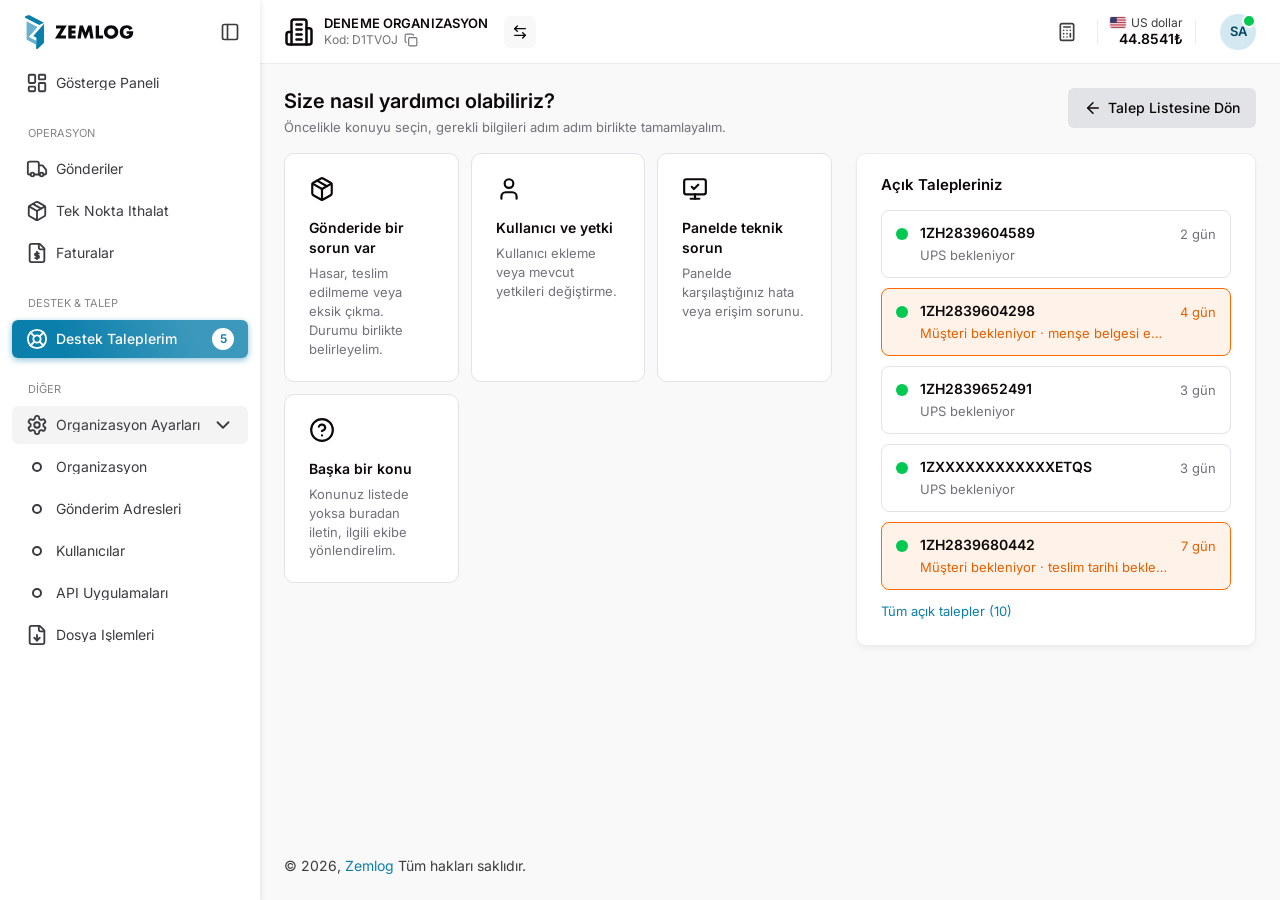
<file: destek-talepleri/destek-talep-olustur.html>
<!DOCTYPE html>
<html lang="tr">
<head>
<meta charset="utf-8">
<meta name="viewport" content="width=device-width, initial-scale=1">
<meta name="robots" content="noindex, nofollow, noarchive">
<title>Yeni Destek Talebi · Zemlog</title>
<link rel="preconnect" href="https://fonts.googleapis.com">
<link rel="preconnect" href="https://fonts.gstatic.com" crossorigin>
<link href="https://fonts.googleapis.com/css2?family=Inter:wght@400;500;600;700&display=swap" rel="stylesheet">
<link rel="stylesheet" href="assets/proto.css">
<style>
/* ---------- Talep oluşturma ---------- */
.page-head .page-title{font-size:20px}
.page-sub{font-size:13px;color:var(--muted);margin:0}
.create{display:grid;grid-template-columns:minmax(0,1fr) 400px;gap:24px;align-items:start}

/* konu kartları */
.topics{display:grid;grid-template-columns:repeat(3,minmax(0,1fr));gap:12px}
.topic{background:#fff;border:1px solid var(--gray-200);border-radius:10px;padding:22px 24px;text-align:left;display:flex;flex-direction:column;gap:6px;min-height:146px;transition:border-color .15s,background .15s,box-shadow .15s;cursor:pointer}
.topic:hover{border-color:var(--primary-300);background:var(--primary-100)}
.topic .ic{width:26px;height:26px;color:var(--heading);margin-bottom:10px}
.topic h3{margin:0;font-size:14px;font-weight:600;color:var(--heading)}
.topic p{margin:0;font-size:13px;color:var(--muted);line-height:1.45}
.topic.selected{background:var(--primary-100);border-color:var(--primary-300);box-shadow:0 0 0 1px var(--primary-300) inset}
.topic:focus-visible{outline:2px solid var(--primary-300);outline-offset:2px}

/* adım 2 (geçici form) */
.step{margin-top:20px;display:none}
.step.show{display:block;animation:pop .2s ease}
.step-head{display:flex;align-items:center;gap:12px;padding:16px 20px;border-bottom:1px solid var(--border)}
.step-no{width:28px;height:28px;border-radius:50%;background:var(--primary-500);color:#fff;font-size:13px;font-weight:600;display:grid;place-items:center;flex-shrink:0}
.step-head h2{margin:0;font-size:15px;font-weight:600;color:var(--heading)}
.step-head p{margin:2px 0 0;font-size:13px;color:var(--muted)}
.step-body{padding:20px;display:flex;flex-direction:column;gap:14px}
.step-foot{padding:14px 20px;border-top:1px solid var(--border);display:flex;justify-content:flex-end;gap:8px}
.sel-ship{display:flex;align-items:center;justify-content:space-between;gap:10px;background:var(--gray-100);border:1px solid var(--border);border-radius:8px;padding:10px 12px;font-size:13px;margin-top:8px}
.sel-ship b{color:var(--heading)}
.sel-ship[hidden]{display:none}

@media (max-width:1100px){.create{grid-template-columns:1fr}}
@media (max-width:767px){.topics{grid-template-columns:1fr 1fr}.topic{min-height:0}}
@media (max-width:480px){.topics{grid-template-columns:1fr}}
</style>
</head>
<body>
<div class="app" id="app">
  <aside class="sidebar" id="sidebar"></aside>
  <div class="main">
    <header class="header" id="header"></header>

    <main class="content">
      <div class="page-head">
        <div style="min-width:0">
          <h1 class="page-title">Size nasıl yardımcı olabiliriz?</h1>
          <p class="page-sub">Öncelikle konuyu seçin, gerekli bilgileri adım adım birlikte tamamlayalım.</p>
        </div>
        <a class="btn btn-secondary" href="index.html"><i data-icon="arrow-left"></i>Talep Listesine Dön</a>
      </div>

      <div class="create">
        <div>
          <div class="topics" id="topics" role="radiogroup" aria-label="Konu seçin"></div>

          <!-- Adım 2 (diğer konular): tasarım gelene kadar geçici form -->
          <form class="card step" id="step2" novalidate>
            <div class="step-head">
              <span class="step-no">2</span>
              <div><h2 id="stepTitle">Detaylar</h2><p id="stepSub">Birkaç bilgiyle talebi ekibimize iletelim.</p></div>
            </div>
            <div class="step-body">
              <div class="field" id="fRefField">
                <label for="fRef">Gönderi / Takip No</label>
                <input class="input" id="fRef" list="shipList" placeholder="1ZH… takip numarası veya gönderi ID" autocomplete="off">
                <datalist id="shipList"></datalist>
                <div class="sel-ship" id="selShip" hidden></div>
                <div class="hint">Açık gönderilerinizden seçebilir veya yeni bir numara yazabilirsiniz.</div>
              </div>
              <div class="field" id="fSubjectField">
                <label for="fSubject">Konu <span class="req">*</span></label>
                <input class="input" id="fSubject" placeholder="Talebinizi kısaca özetleyin" maxlength="120">
                <div class="err-msg">Konu alanı zorunludur.</div>
              </div>
              <div class="field" id="fMsgField">
                <label for="fMsg">Açıklama <span class="req">*</span></label>
                <textarea class="textarea" id="fMsg" placeholder="Sorunu ve beklentinizi yazın…"></textarea>
                <div class="err-msg">Lütfen en az 10 karakterlik bir açıklama yazın.</div>
              </div>
              <div class="field">
                <label class="attach" for="fFiles"><i data-icon="paperclip"></i>Dosya ekle</label>
                <input type="file" id="fFiles" multiple hidden>
                <div class="files" id="fileChips"></div>
              </div>
            </div>
            <div class="step-foot">
              <button type="button" class="btn btn-ghost" id="backBtn"><i data-icon="arrow-left"></i>Geri</button>
              <button type="submit" class="btn btn-primary"><i data-icon="send"></i>Talebi Gönder</button>
            </div>
          </form>
        </div>

        <aside class="card open-panel" id="openPanel"></aside>
      </div>
    </main>

    <footer class="site-foot">© 2026, <a href="#">Zemlog</a> Tüm hakları saklıdır.</footer>
  </div>
</div>

<script src="assets/proto.js"></script>
<script>
(() => {
'use strict';
const P = window.Proto;
const { $, $$, esc, icon, tickets, D } = P;
P.renderShell('support');

/* ---------------- Konular ---------------- */
const TOPICS = [
  { key: 'shipment', icon: 'package', title: 'Gönderide bir sorun var', desc: 'Hasar, teslim edilmeme veya eksik çıkma. Durumu birlikte belirleyelim.', cat: 'shipment', ref: true, sub: 'Gönderiyi seçin, sorunu kısaca anlatın.', flow: 'destek-talep-gonderi-sorunu.html' },
  { key: 'user', icon: 'user', title: 'Kullanıcı ve yetki', desc: 'Kullanıcı ekleme veya mevcut yetkileri değiştirme.', cat: 'account', ref: false, sub: 'Hangi kullanıcı için ne yapılmasını istediğinizi yazın.', flow: 'destek-talep-form.html?konu=user' },
  { key: 'tech', icon: 'monitor-check', title: 'Panelde teknik sorun', desc: 'Panelde karşılaştığınız hata veya erişim sorunu.', cat: 'tech', ref: false, sub: 'Hatayı gördüğünüz sayfayı ve adımları yazın, ekran görüntüsü ekleyin.', flow: 'destek-talep-form.html?konu=tech' },
  { key: 'other', icon: 'help-circle', title: 'Başka bir konu', desc: 'Konunuz listede yoksa buradan iletin, ilgili ekibe yönlendirelim.', cat: 'other', ref: false, sub: 'Konuyu kısaca özetleyin, ilgili ekibe yönlendirelim.', flow: 'destek-talep-form.html?konu=other' }
];
let selected = null;

const renderTopics = () => {
  $('#topics').innerHTML = TOPICS.map(t => `<button type="button" class="topic ${selected === t.key ? 'selected' : ''}" role="radio" aria-checked="${selected === t.key}" data-topic="${t.key}">${icon(t.icon)}<h3>${esc(t.title)}</h3><p>${esc(t.desc)}</p></button>`).join('');
};

/* ---------------- Adım 2 ---------------- */
const step2 = $('#step2');
const openShipments = () => tickets.filter(t => t.status !== 'closed' && t.shipment).map(t => t.shipment);
const showStep2 = (scroll = true) => {
  const t = TOPICS.find(x => x.key === selected);
  if (t.flow) { location.href = t.flow; return; }
  $('#stepTitle').textContent = t.title;
  $('#stepSub').textContent = t.sub;
  $('#fRefField').style.display = t.ref ? '' : 'none';
  $('#shipList').innerHTML = openShipments().map(s => `<option value="${esc(s.tracking)}">ID ${esc(s.id)} · ${esc(s.to.name)}, ${esc(s.to.city)}</option>`).join('');
  step2.classList.add('show');
  if (scroll) {
    step2.scrollIntoView({ behavior: 'smooth', block: 'nearest' });
    setTimeout(() => (t.ref ? $('#fRef') : $('#fSubject')).focus({ preventScroll: true }), 250);
  }
};
const hideStep2 = () => { step2.classList.remove('show'); };

const pendingFiles = [];
const renderChips = () => { $('#fileChips').innerHTML = pendingFiles.map(n => `<span>${esc(n)}</span>`).join(''); };
const matchShipment = () => {
  const v = $('#fRef').value.trim();
  const s = openShipments().find(x => x.tracking === v || x.id === v);
  const box = $('#selShip');
  if (s) { box.hidden = false; box.innerHTML = `<span><b>ID ${esc(s.id)}</b> · ${esc(s.from.city)} → ${esc(s.to.name)}, ${esc(s.to.city)}</span><span class="chip ${s.kind}">${esc(s.status)}</span>`; }
  else { box.hidden = true; box.innerHTML = ''; }
  return s || null;
};

const submit = () => {
  const t = TOPICS.find(x => x.key === selected);
  const subject = $('#fSubject').value.trim();
  const text = $('#fMsg').value.trim();
  let ok = true;
  $('#fSubjectField').classList.toggle('err', !subject); if (!subject) ok = false;
  $('#fMsgField').classList.toggle('err', text.length < 10); if (text.length < 10) ok = false;
  if (!ok) return;
  const ship = t.ref ? matchShipment() : null;
  const ref = t.ref ? ($('#fRef').value.trim() || null) : null;
  const created = P.createTicket({ cat: t.cat, subject, ref: ship ? ship.id : ref, text, files: pendingFiles.map(name => ({ name })), shipment: ship ? JSON.parse(JSON.stringify(ship)) : null });
  location.href = `index.html?created=${created.id}`;
};

/* ---------------- Açık talepler paneli (ortak) ---------------- */
const renderOpen = () => { $('#openPanel').innerHTML = P.openPanelHtml(); };

/* ---------------- Events ---------------- */
$('#topics').addEventListener('click', e => {
  const b = e.target.closest('[data-topic]');
  if (!b) return;
  selected = b.dataset.topic;
  renderTopics();
  showStep2();
});
$('#backBtn').addEventListener('click', () => { selected = null; renderTopics(); hideStep2(); window.scrollTo({ top: 0, behavior: 'smooth' }); });
step2.addEventListener('submit', e => { e.preventDefault(); submit(); });
$('#fRef').addEventListener('input', matchShipment);
$('#fFiles').addEventListener('change', e => { Array.from(e.target.files).forEach(f => pendingFiles.push(f.name)); renderChips(); e.target.value = ''; });
$('#fSubject').addEventListener('input', () => $('#fSubjectField').classList.remove('err'));
$('#fMsg').addEventListener('input', () => $('#fMsgField').classList.remove('err'));

P.hydrateIcons();
renderTopics();
renderOpen();

/* ?konu=shipment ile doğrudan seçili gelir */
const pre = new URLSearchParams(location.search).get('konu');
if (pre && TOPICS.some(t => t.key === pre)) { selected = pre; renderTopics(); showStep2(false); }
})();
</script>
</body>
</html>
</file>
<file: destek-talepleri/assets/proto.css>
/* Zemlog prototip — ortak kabuk stilleri (tokenlar zemlog-web/globals.css'ten) */
:root{
  --primary-100:#f1f8fb;--primary-200:#d3e8f1;--primary-300:#69b1cd;--primary-400:#3a98bc;--primary-500:#0b7fab;--primary-600:#0a729a;--primary-700:#02475e;
  --gray-100:#f8f8f9;--gray-200:#e1e3e6;--gray-300:#d2d5da;--gray-400:#c3c7cd;--gray-500:#b5b9c1;--gray-700:#979ca8;--gray-900:#79808f;
  --success-100:#ccf4dc;--success-400:#33d474;--success-500:#00c951;--success-900:#00973d;
  --danger-100:#fed5d7;--danger-200:#fdabaf;--danger-500:#fb2c36;--danger-600:#e22831;
  --warning-100:#ffe1cc;--warning-500:#ff6900;--warning-600:#e65f00;
  --info-100:#d5e5ff;--info-300:#80b2ff;--info-500:#2b7fff;--info-700:#256cd9;
  --background:#f9f9f9;--foreground:#3c3c3e;--heading:#0b0809;--muted:#71717b;--placeholder:#9c9d9d;--border:#eaedee;--card:#fff;--sidebar:#fff;--divider:#eaedee;--overlay:#4b465cad;
  --menu-section:#848585;--menu-body:#393b3c;--menu-heading:#080a0b;--menu-hover:#4b465c0a;--menu-open:#4b465c0f;
  --menu-active-gradient:linear-gradient(72.47deg,rgb(11,127,171) 22.16%,rgba(11,127,171,.8) 76.47%);
  --shadow-sm:0 4px 6px -1px rgb(0 0 0 / .05);
  --sidebar-w:260px;
}
*{box-sizing:border-box}
html,body{margin:0;min-height:100%}
body{font-family:'Inter',system-ui,-apple-system,'Segoe UI',sans-serif;font-size:14px;line-height:1.45;color:var(--foreground);background:var(--background);-webkit-font-smoothing:antialiased}
a{color:inherit;text-decoration:none}
button{font:inherit;color:inherit;background:none;border:0;cursor:pointer;padding:0}
input,select,textarea{font:inherit;color:inherit}
.ic{width:20px;height:20px;flex-shrink:0}

/* ---------- Layout ---------- */
.app{display:flex;min-height:100dvh}
.sidebar{position:fixed;top:0;bottom:0;left:0;width:var(--sidebar-w);background:var(--sidebar);box-shadow:0 2px 6px rgba(47,43,61,.14);display:flex;flex-direction:column;z-index:40;transition:width .25s ease,transform .25s ease;overflow:hidden}
.main{flex:1;min-width:0;margin-left:var(--sidebar-w);display:flex;flex-direction:column;min-height:100dvh;transition:margin-left .25s ease}
.app.collapsed{--sidebar-w:82px}

/* ---------- Sidebar ---------- */
.sb-head{height:64px;display:flex;align-items:center;gap:10px;padding:0 14px 0 24px;flex-shrink:0}
.logo{display:flex;align-items:center;height:34px;color:var(--menu-heading);min-width:0;overflow:hidden}
.logo svg{height:34px;width:auto;flex-shrink:0}
.app.collapsed .logo{width:21px}
.sb-toggle{margin-left:auto;width:32px;height:32px;border-radius:6px;display:grid;place-items:center;color:var(--menu-body);transition:background .15s}
.sb-toggle:hover{background:var(--menu-hover)}
.nav{padding:0 12px 20px;display:flex;flex-direction:column;gap:4px;overflow-y:auto;overflow-x:hidden}
.nav-section{position:relative;padding:20px 16px 6px;font-size:11px;line-height:14px;text-transform:uppercase;color:var(--menu-section);white-space:nowrap}
.nav-section .dots{display:none;position:absolute;inset:0;align-items:center;justify-content:center;gap:4px}
.nav-section .dots i{display:block;height:2px;border-radius:2px;background:var(--placeholder);width:2px}
.nav-section .dots i:nth-child(2){width:16px}
.nav-item{display:flex;align-items:center;gap:8px;height:38px;padding:0 14px;border-radius:6px;color:var(--menu-body);font-size:14px;line-height:1;width:100%;text-align:left;white-space:nowrap;transition:background .25s,color .25s}
.nav-item:hover{background:rgba(11,127,171,.25);color:var(--primary-500)}
.nav-item .slot{width:22px;height:22px;display:grid;place-items:center;flex-shrink:0}
.nav-item .ic{width:22px;height:22px}
.nav-label{flex:1;min-width:0;overflow:hidden;text-overflow:ellipsis;transition:opacity .25s}
.nav-item.active{background:var(--menu-active-gradient);color:#fff;font-weight:500;box-shadow:0 2px 6px rgba(11,127,171,.48)}
.nav-item.active:hover{background:var(--menu-active-gradient);color:#fff}
.nav-badge{min-width:22px;height:22px;padding:0 7px;border-radius:999px;background:#fff;color:var(--primary-500);font-size:12px;font-weight:600;display:inline-flex;align-items:center;justify-content:center;line-height:1}
.nav-badge[hidden]{display:none}
.nav-chev{width:18px;height:18px;transition:transform .25s}
.nav-group.open>.nav-item{background:var(--menu-open)}
.nav-group.open .nav-chev{transform:rotate(90deg)}
.nav-sub{display:none;flex-direction:column;gap:4px;margin-top:4px}
.nav-group.open .nav-sub{display:flex}
.bullet{width:10px;height:10px;border:2.5px solid currentColor;border-radius:50%}
.app.collapsed .nav-label,.app.collapsed .nav-badge,.app.collapsed .nav-chev,.app.collapsed .nav-section>span,.app.collapsed .nav-sub{display:none}
.app.collapsed .nav-section .dots{display:flex}
.app.collapsed .sb-head{padding:0 10px 0 18px;gap:6px}
.app.collapsed .sb-toggle{width:28px;height:28px}
.nav-scrim{position:fixed;inset:0;background:var(--overlay);z-index:35;display:none}

/* ---------- Header ---------- */
.header{position:sticky;top:0;z-index:30;height:64px;background:rgba(255,255,255,.95);backdrop-filter:blur(6px);border-bottom:1px solid var(--divider);display:flex;align-items:center;justify-content:space-between;padding:0 24px;gap:12px}
.hdr-left{display:flex;align-items:center;gap:8px;min-width:0;flex:1 1 auto}
.menu-btn{display:none;width:36px;height:36px;border-radius:6px;place-items:center;color:var(--foreground)}
.menu-btn:hover{background:var(--gray-100)}
.org{display:flex;align-items:center;gap:10px;min-width:0;flex:0 1 auto}
.org-icon{width:30px;height:30px;color:var(--heading);flex-shrink:0}
.org-text{display:flex;flex-direction:column;line-height:1.25;min-width:0}
.org-name{font-size:13px;font-weight:600;color:var(--heading);letter-spacing:.01em;white-space:nowrap;overflow:hidden;text-overflow:ellipsis}
.org-code{font-size:12px;color:var(--muted);display:flex;align-items:center;gap:5px}
.copy-btn{display:grid;place-items:center;color:var(--muted);border-radius:4px;padding:1px}
.copy-btn .ic{width:14px;height:14px}
.copy-btn:hover{color:var(--primary-500)}
.org-switch{width:32px;height:32px;border-radius:6px;background:var(--gray-100);display:grid;place-items:center;margin-left:6px;color:var(--heading);transition:background .15s;flex-shrink:0}
.org-switch:hover{background:var(--gray-200)}
.org-switch .ic{width:16px;height:16px}
.hdr-right{display:flex;align-items:center;flex-shrink:0}
.vdiv{width:1px;height:24px;background:var(--divider);margin:0 12px}
.ghost-btn{width:36px;height:36px;border-radius:6px;display:grid;place-items:center;color:var(--foreground);transition:background .15s,color .15s}
.ghost-btn:hover{background:var(--gray-100);color:var(--primary-500)}
.hdr-cur{display:flex;align-items:center}
.cur{display:flex;flex-direction:column;align-items:flex-end;line-height:1.25}
.cur-top{font-size:12px;color:var(--foreground);display:flex;align-items:center;gap:5px}
.flag{width:16px;height:11px;border-radius:2px;flex-shrink:0;box-shadow:0 0 0 1px rgba(0,0,0,.08)}
.cur-val{font-size:14px;font-weight:600;color:var(--heading)}
.avatar{position:relative;width:36px;height:36px;border-radius:50%;background:var(--primary-200);color:var(--primary-700);font-size:13px;font-weight:600;display:grid;place-items:center;margin-left:12px}
.avatar::after{content:"";position:absolute;top:0;right:0;width:10px;height:10px;border-radius:50%;background:var(--success-500);border:2px solid #fff}

/* ---------- Page ---------- */
.content{padding:24px;flex:1;min-width:0}
.page-head{display:flex;align-items:flex-start;justify-content:space-between;gap:16px;margin-bottom:16px}
.page-title{font-size:18px;font-weight:600;color:var(--heading);margin:0 0 4px;line-height:1.3}
.crumbs{display:flex;align-items:center;gap:6px;font-size:14px;flex-wrap:wrap}
.crumbs a{color:var(--primary-500);display:inline-flex;align-items:center;gap:4px}
.crumbs a:hover{text-decoration:underline}
.crumbs .ic{width:16px;height:16px}
.crumbs .sep{width:14px;height:14px;color:var(--muted)}
.crumbs b{color:var(--heading);font-weight:600}
.site-foot{padding:8px 24px 24px;font-size:14px;color:var(--foreground)}
.site-foot a{color:var(--primary-500)}
.card{background:var(--card);border:1px solid var(--border);border-radius:10px;box-shadow:var(--shadow-sm)}

/* ---------- Buttons ---------- */
.btn{display:inline-flex;align-items:center;justify-content:center;gap:6px;height:40px;padding:0 16px;border-radius:6px;font-size:14px;font-weight:500;white-space:nowrap;transition:background .15s,box-shadow .15s,color .15s}
.btn .ic{width:18px;height:18px}
.btn-primary{background:var(--primary-500);color:#fff;box-shadow:0 2px 4px rgba(11,127,171,.3)}
.btn-primary:hover{background:var(--primary-600)}
.btn-light{background:var(--primary-100);color:var(--primary-500)}
.btn-light:hover{background:var(--primary-200)}
.btn-secondary{background:var(--gray-200);color:var(--heading)}
.btn-secondary:hover{background:var(--gray-300)}
.btn-ghost{color:var(--foreground)}
.btn-ghost:hover{background:var(--gray-100)}
.btn-danger{background:var(--danger-500);color:#fff}
.btn-danger:hover{background:var(--danger-600)}
.btn-danger-light{background:var(--danger-100);color:var(--danger-500)}
.btn-danger-light:hover{background:var(--danger-200)}
.btn-sm{height:34px;padding:0 12px;font-size:13px}
.btn-block{width:100%}
.btn:disabled{opacity:.5;cursor:not-allowed}

/* ---------- Badges ---------- */
.chip{display:inline-flex;align-items:center;font-size:11px;line-height:1;padding:5px 9px;border-radius:999px;background:var(--primary-100);color:var(--primary-500);font-weight:500;white-space:nowrap}
.chip.md{font-size:13px;padding:6px 12px}
.chip.warning{background:var(--warning-100);color:var(--warning-600)}
.chip.success{background:var(--success-100);color:var(--success-900)}
.chip.info{background:var(--info-100);color:var(--info-700)}
.chip.danger{background:var(--danger-100);color:var(--danger-600)}
.chip.gray{background:var(--gray-200);color:var(--muted)}
.pill{display:inline-flex;align-items:center;height:26px;padding:0 12px;border-radius:999px;font-size:13px;font-weight:500;white-space:nowrap}
.pill-open{background:var(--success-100);color:var(--success-900)}
.pill-awaiting{background:var(--warning-100);color:var(--warning-600)}
.pill-closed{background:var(--gray-200);color:var(--muted)}
.tid{font-size:13px;color:var(--muted);white-space:nowrap}

/* ---------- Forms ---------- */
.field label{display:block;font-size:13px;font-weight:500;color:var(--heading);margin-bottom:6px}
.field .req{color:var(--danger-500)}
.input,.select,.textarea{width:100%;height:40px;border:1px solid var(--gray-200);border-radius:8px;padding:0 12px;font-size:14px;background:#fff;outline:none;transition:border-color .15s,box-shadow .15s}
.input::placeholder,.textarea::placeholder{color:var(--placeholder)}
.input:focus,.select:focus,.textarea:focus{border-color:var(--primary-300);box-shadow:0 0 0 3px rgba(58,152,188,.16)}
.select{appearance:none;background-image:url("data:image/svg+xml,%3Csvg xmlns='http://www.w3.org/2000/svg' viewBox='0 0 24 24' fill='none' stroke='%2371717b' stroke-width='2' stroke-linecap='round' stroke-linejoin='round'%3E%3Cpath d='m6 9 6 6 6-6'/%3E%3C/svg%3E");background-repeat:no-repeat;background-position:right 10px center;background-size:16px;padding-right:34px}
.textarea{height:auto;min-height:110px;padding:10px 12px;resize:vertical}
.field.err .input,.field.err .select,.field.err .textarea{border-color:var(--danger-500)}
.hint{font-size:12px;color:var(--muted);margin-top:6px}
.err-msg{font-size:12px;color:var(--danger-500);margin-top:6px;display:none}
.field.err .err-msg{display:block}
.grid-2{display:grid;grid-template-columns:1fr 1fr;gap:14px}
.attach,.field label.attach{display:inline-flex;align-items:center;gap:6px;font-size:13px;color:var(--primary-500);cursor:pointer;font-weight:500;margin:0}
.attach .ic{width:16px;height:16px}
.attach:hover{text-decoration:underline}
.files{display:flex;flex-wrap:wrap;gap:6px;margin-top:8px}
.files span{font-size:12px;background:var(--gray-100);border:1px solid var(--border);padding:3px 8px;border-radius:999px;color:var(--foreground)}

/* ---------- Modal ---------- */
.modal{position:fixed;inset:0;z-index:60;display:none;align-items:center;justify-content:center;padding:16px;background:var(--overlay)}
.modal.show{display:flex}
.modal-box{background:#fff;border-radius:12px;width:100%;max-width:560px;box-shadow:0 20px 50px rgba(47,43,61,.25);animation:pop .18s ease;max-height:calc(100dvh - 32px);display:flex;flex-direction:column}
.modal-box.sm{max-width:440px}
@keyframes pop{from{opacity:0;transform:translateY(8px) scale(.98)}to{opacity:1;transform:none}}
.modal-head{padding:18px 20px;border-bottom:1px solid var(--border);display:flex;align-items:center;justify-content:space-between;gap:12px}
.modal-title{font-size:16px;font-weight:600;color:var(--heading);margin:0}
.modal-body{padding:20px;display:flex;flex-direction:column;gap:14px;overflow-y:auto}
.modal-body p{margin:0;font-size:14px;line-height:1.55}
.modal-foot{padding:14px 20px;border-top:1px solid var(--border);display:flex;justify-content:flex-end;gap:8px}
.xbtn{width:32px;height:32px;border-radius:6px;display:grid;place-items:center;color:var(--muted);flex-shrink:0}
.xbtn:hover{background:var(--gray-100);color:var(--heading)}
.warn-ico{width:44px;height:44px;border-radius:50%;background:var(--danger-100);color:var(--danger-500);display:grid;place-items:center;flex-shrink:0}
.warn-ico .ic{width:22px;height:22px}
.confirm-row{display:flex;gap:14px;align-items:flex-start}

/* ---------- Toast ---------- */
.toasts{position:fixed;right:20px;bottom:20px;z-index:100;display:flex;flex-direction:column;gap:8px}
.toast{display:flex;align-items:center;gap:10px;background:#1f2233;color:#fff;padding:10px 14px;border-radius:8px;font-size:13px;box-shadow:0 8px 24px rgba(0,0,0,.2);opacity:0;transform:translateY(8px);transition:opacity .2s,transform .2s;max-width:360px}
.toast.show{opacity:1;transform:none}
.toast .ic{width:18px;height:18px;color:var(--success-400)}
.toast-info .ic{color:var(--info-300)}

/* ---------- Responsive shell ---------- */
@media (max-width:1199px){
  .sidebar{transform:translateX(-100%);box-shadow:none}
  .app{--sidebar-w:260px}
  .app.nav-open .sidebar{transform:none;box-shadow:0 2px 6px rgba(47,43,61,.14)}
  .app.nav-open .nav-scrim{display:block}
  .main{margin-left:0}
  .menu-btn{display:grid}
  .sb-toggle{display:none}
  .hdr-cur{display:none}
}
@media (max-width:767px){
  .content{padding:16px}
  .header{padding:0 12px}
  .site-foot{padding:8px 16px 16px}
  .page-head{flex-direction:column}
  .page-head .btn{align-self:flex-start}
  .grid-2{grid-template-columns:1fr}
  .org-code{display:none}
  .org-icon{width:26px;height:26px}
  .vdiv{margin:0 6px}
}

/* ---------- "Açık Talepleriniz" paneli (Proto.openPanelHtml) ---------- */
.open-panel{padding:20px 24px 24px}
.open-panel h3{margin:0 0 14px;font-size:15px;font-weight:600;color:var(--heading)}
.open-item{display:flex;align-items:flex-start;gap:12px;padding:12px 14px;border:1px solid var(--gray-200);border-radius:8px;margin-bottom:10px;color:inherit;transition:border-color .15s,background .15s}
.open-item:last-of-type{margin-bottom:0}
.open-item:hover{border-color:var(--primary-300);background:var(--primary-100)}
.open-item .dot{width:12px;height:12px;border-radius:50%;background:var(--success-500);flex-shrink:0;margin-top:5px}
.open-item .txt{flex:1;min-width:0}
.open-item .ttl{display:block;font-size:14px;font-weight:600;color:var(--heading);white-space:nowrap;overflow:hidden;text-overflow:ellipsis}
.open-item .sub{display:block;font-size:13px;color:var(--muted);margin-top:3px;white-space:nowrap;overflow:hidden;text-overflow:ellipsis}
.open-item .age{font-size:13px;color:var(--muted);white-space:nowrap;margin-top:2px}
.open-item.awaiting{background:#fff3e9;border-color:var(--warning-500)}
.open-item.awaiting .sub,.open-item.awaiting .age{color:var(--warning-600)}
.open-item.awaiting:hover{background:var(--warning-100)}
.open-panel .none{font-size:13px;color:var(--muted)}
.open-panel .more{display:block;margin-top:12px;font-size:13px;color:var(--primary-500)}
.open-panel .more:hover{text-decoration:underline}
</file>
<file: gonderi-olustur/assets/proto.css>
/* Zemlog prototip — ortak kabuk stilleri (tokenlar zemlog-web/globals.css'ten) */
:root{
  --primary-100:#f1f8fb;--primary-200:#d3e8f1;--primary-300:#69b1cd;--primary-400:#3a98bc;--primary-500:#0b7fab;--primary-600:#0a729a;--primary-700:#02475e;
  --gray-100:#f8f8f9;--gray-200:#e1e3e6;--gray-300:#d2d5da;--gray-400:#c3c7cd;--gray-500:#b5b9c1;--gray-700:#979ca8;--gray-900:#79808f;
  --success-100:#ccf4dc;--success-400:#33d474;--success-500:#00c951;--success-900:#00973d;
  --danger-100:#fed5d7;--danger-200:#fdabaf;--danger-500:#fb2c36;--danger-600:#e22831;
  --warning-100:#ffe1cc;--warning-500:#ff6900;--warning-600:#e65f00;
  --info-100:#d5e5ff;--info-300:#80b2ff;--info-500:#2b7fff;--info-700:#256cd9;
  --background:#f9f9f9;--foreground:#3c3c3e;--heading:#0b0809;--muted:#71717b;--placeholder:#9c9d9d;--border:#eaedee;--card:#fff;--sidebar:#fff;--divider:#eaedee;--overlay:#4b465cad;
  --menu-section:#848585;--menu-body:#393b3c;--menu-heading:#080a0b;--menu-hover:#4b465c0a;--menu-open:#4b465c0f;
  --menu-active-gradient:linear-gradient(72.47deg,rgb(11,127,171) 22.16%,rgba(11,127,171,.8) 76.47%);
  --shadow-sm:0 4px 6px -1px rgb(0 0 0 / .05);
  --sidebar-w:260px;
}
*{box-sizing:border-box}
html,body{margin:0;min-height:100%}
body{font-family:'Inter',system-ui,-apple-system,'Segoe UI',sans-serif;font-size:14px;line-height:1.45;color:var(--foreground);background:var(--background);-webkit-font-smoothing:antialiased}
a{color:inherit;text-decoration:none}
button{font:inherit;color:inherit;background:none;border:0;cursor:pointer;padding:0}
input,select,textarea{font:inherit;color:inherit}
.ic{width:20px;height:20px;flex-shrink:0}

/* ---------- Layout ---------- */
.app{display:flex;min-height:100dvh}
.sidebar{position:fixed;top:0;bottom:0;left:0;width:var(--sidebar-w);background:var(--sidebar);box-shadow:0 2px 6px rgba(47,43,61,.14);display:flex;flex-direction:column;z-index:40;transition:width .25s ease,transform .25s ease;overflow:hidden}
.main{flex:1;min-width:0;margin-left:var(--sidebar-w);display:flex;flex-direction:column;min-height:100dvh;transition:margin-left .25s ease}
.app.collapsed{--sidebar-w:82px}

/* ---------- Sidebar ---------- */
.sb-head{height:64px;display:flex;align-items:center;gap:10px;padding:0 14px 0 24px;flex-shrink:0}
.logo{display:flex;align-items:center;height:34px;color:var(--menu-heading);min-width:0;overflow:hidden}
.logo svg{height:34px;width:auto;flex-shrink:0}
.app.collapsed .logo{width:21px}
.sb-toggle{margin-left:auto;width:32px;height:32px;border-radius:6px;display:grid;place-items:center;color:var(--menu-body);transition:background .15s}
.sb-toggle:hover{background:var(--menu-hover)}
.nav{padding:0 12px 20px;display:flex;flex-direction:column;gap:4px;overflow-y:auto;overflow-x:hidden}
.nav-section{position:relative;padding:20px 16px 6px;font-size:11px;line-height:14px;text-transform:uppercase;color:var(--menu-section);white-space:nowrap}
.nav-section .dots{display:none;position:absolute;inset:0;align-items:center;justify-content:center;gap:4px}
.nav-section .dots i{display:block;height:2px;border-radius:2px;background:var(--placeholder);width:2px}
.nav-section .dots i:nth-child(2){width:16px}
.nav-item{display:flex;align-items:center;gap:8px;height:38px;padding:0 14px;border-radius:6px;color:var(--menu-body);font-size:14px;line-height:1;width:100%;text-align:left;white-space:nowrap;transition:background .25s,color .25s}
.nav-item:hover{background:rgba(11,127,171,.25);color:var(--primary-500)}
.nav-item .slot{width:22px;height:22px;display:grid;place-items:center;flex-shrink:0}
.nav-item .ic{width:22px;height:22px}
.nav-label{flex:1;min-width:0;overflow:hidden;text-overflow:ellipsis;transition:opacity .25s}
.nav-item.active{background:var(--menu-active-gradient);color:#fff;font-weight:500;box-shadow:0 2px 6px rgba(11,127,171,.48)}
.nav-item.active:hover{background:var(--menu-active-gradient);color:#fff}
.nav-badge{min-width:22px;height:22px;padding:0 7px;border-radius:999px;background:#fff;color:var(--primary-500);font-size:12px;font-weight:600;display:inline-flex;align-items:center;justify-content:center;line-height:1}
.nav-badge[hidden]{display:none}
.nav-chev{width:18px;height:18px;transition:transform .25s}
.nav-group.open>.nav-item{background:var(--menu-open)}
.nav-group.open .nav-chev{transform:rotate(90deg)}
.nav-sub{display:none;flex-direction:column;gap:4px;margin-top:4px}
.nav-group.open .nav-sub{display:flex}
.bullet{width:10px;height:10px;border:2.5px solid currentColor;border-radius:50%}
.app.collapsed .nav-label,.app.collapsed .nav-badge,.app.collapsed .nav-chev,.app.collapsed .nav-section>span,.app.collapsed .nav-sub{display:none}
.app.collapsed .nav-section .dots{display:flex}
.app.collapsed .sb-head{padding:0 10px 0 18px;gap:6px}
.app.collapsed .sb-toggle{width:28px;height:28px}
.nav-scrim{position:fixed;inset:0;background:var(--overlay);z-index:35;display:none}

/* ---------- Header ---------- */
.header{position:sticky;top:0;z-index:30;height:64px;background:rgba(255,255,255,.95);backdrop-filter:blur(6px);border-bottom:1px solid var(--divider);display:flex;align-items:center;justify-content:space-between;padding:0 24px;gap:12px}
.hdr-left{display:flex;align-items:center;gap:8px;min-width:0;flex:1 1 auto}
.menu-btn{display:none;width:36px;height:36px;border-radius:6px;place-items:center;color:var(--foreground)}
.menu-btn:hover{background:var(--gray-100)}
.org{display:flex;align-items:center;gap:10px;min-width:0;flex:0 1 auto}
.org-icon{width:30px;height:30px;color:var(--heading);flex-shrink:0}
.org-text{display:flex;flex-direction:column;line-height:1.25;min-width:0}
.org-name{font-size:13px;font-weight:600;color:var(--heading);letter-spacing:.01em;white-space:nowrap;overflow:hidden;text-overflow:ellipsis}
.org-code{font-size:12px;color:var(--muted);display:flex;align-items:center;gap:5px}
.copy-btn{display:grid;place-items:center;color:var(--muted);border-radius:4px;padding:1px}
.copy-btn .ic{width:14px;height:14px}
.copy-btn:hover{color:var(--primary-500)}
.org-switch{width:32px;height:32px;border-radius:6px;background:var(--gray-100);display:grid;place-items:center;margin-left:6px;color:var(--heading);transition:background .15s;flex-shrink:0}
.org-switch:hover{background:var(--gray-200)}
.org-switch .ic{width:16px;height:16px}
.hdr-right{display:flex;align-items:center;flex-shrink:0}
.vdiv{width:1px;height:24px;background:var(--divider);margin:0 12px}
.ghost-btn{width:36px;height:36px;border-radius:6px;display:grid;place-items:center;color:var(--foreground);transition:background .15s,color .15s}
.ghost-btn:hover{background:var(--gray-100);color:var(--primary-500)}
.hdr-cur{display:flex;align-items:center}
.cur{display:flex;flex-direction:column;align-items:flex-end;line-height:1.25}
.cur-top{font-size:12px;color:var(--foreground);display:flex;align-items:center;gap:5px}
.flag{width:16px;height:11px;border-radius:2px;flex-shrink:0;box-shadow:0 0 0 1px rgba(0,0,0,.08)}
.cur-val{font-size:14px;font-weight:600;color:var(--heading)}
.avatar{position:relative;width:36px;height:36px;border-radius:50%;background:var(--primary-200);color:var(--primary-700);font-size:13px;font-weight:600;display:grid;place-items:center;margin-left:12px}
.avatar::after{content:"";position:absolute;top:0;right:0;width:10px;height:10px;border-radius:50%;background:var(--success-500);border:2px solid #fff}

/* ---------- Page ---------- */
.content{padding:24px;flex:1;min-width:0}
.page-head{display:flex;align-items:flex-start;justify-content:space-between;gap:16px;margin-bottom:16px}
.page-title{font-size:18px;font-weight:600;color:var(--heading);margin:0 0 4px;line-height:1.3}
.crumbs{display:flex;align-items:center;gap:6px;font-size:14px;flex-wrap:wrap}
.crumbs a{color:var(--primary-500);display:inline-flex;align-items:center;gap:4px}
.crumbs a:hover{text-decoration:underline}
.crumbs .ic{width:16px;height:16px}
.crumbs .sep{width:14px;height:14px;color:var(--muted)}
.crumbs b{color:var(--heading);font-weight:600}
.site-foot{padding:8px 24px 24px;font-size:14px;color:var(--foreground)}
.site-foot a{color:var(--primary-500)}
.card{background:var(--card);border:1px solid var(--border);border-radius:10px;box-shadow:var(--shadow-sm)}

/* ---------- Buttons ---------- */
.btn{display:inline-flex;align-items:center;justify-content:center;gap:6px;height:40px;padding:0 16px;border-radius:6px;font-size:14px;font-weight:500;white-space:nowrap;transition:background .15s,box-shadow .15s,color .15s}
.btn .ic{width:18px;height:18px}
.btn-primary{background:var(--primary-500);color:#fff;box-shadow:0 2px 4px rgba(11,127,171,.3)}
.btn-primary:hover{background:var(--primary-600)}
.btn-light{background:var(--primary-100);color:var(--primary-500)}
.btn-light:hover{background:var(--primary-200)}
.btn-secondary{background:var(--gray-200);color:var(--heading)}
.btn-secondary:hover{background:var(--gray-300)}
.btn-ghost{color:var(--foreground)}
.btn-ghost:hover{background:var(--gray-100)}
.btn-danger{background:var(--danger-500);color:#fff}
.btn-danger:hover{background:var(--danger-600)}
.btn-danger-light{background:var(--danger-100);color:var(--danger-500)}
.btn-danger-light:hover{background:var(--danger-200)}
.btn-sm{height:34px;padding:0 12px;font-size:13px}
.btn-block{width:100%}
.btn:disabled{opacity:.5;cursor:not-allowed}

/* ---------- Badges ---------- */
.chip{display:inline-flex;align-items:center;font-size:11px;line-height:1;padding:5px 9px;border-radius:999px;background:var(--primary-100);color:var(--primary-500);font-weight:500;white-space:nowrap}
.chip.md{font-size:13px;padding:6px 12px}
.chip.warning{background:var(--warning-100);color:var(--warning-600)}
.chip.success{background:var(--success-100);color:var(--success-900)}
.chip.info{background:var(--info-100);color:var(--info-700)}
.chip.danger{background:var(--danger-100);color:var(--danger-600)}
.chip.gray{background:var(--gray-200);color:var(--muted)}
.pill{display:inline-flex;align-items:center;height:26px;padding:0 12px;border-radius:999px;font-size:13px;font-weight:500;white-space:nowrap}
.pill-open{background:var(--success-100);color:var(--success-900)}
.pill-awaiting{background:var(--warning-100);color:var(--warning-600)}
.pill-closed{background:var(--gray-200);color:var(--muted)}
.tid{font-size:13px;color:var(--muted);white-space:nowrap}

/* ---------- Forms ---------- */
.field label{display:block;font-size:13px;font-weight:500;color:var(--heading);margin-bottom:6px}
.field .req{color:var(--danger-500)}
.input,.select,.textarea{width:100%;height:40px;border:1px solid var(--gray-200);border-radius:8px;padding:0 12px;font-size:14px;background:#fff;outline:none;transition:border-color .15s,box-shadow .15s}
.input::placeholder,.textarea::placeholder{color:var(--placeholder)}
.input:focus,.select:focus,.textarea:focus{border-color:var(--primary-300);box-shadow:0 0 0 3px rgba(58,152,188,.16)}
.select{appearance:none;background-image:url("data:image/svg+xml,%3Csvg xmlns='http://www.w3.org/2000/svg' viewBox='0 0 24 24' fill='none' stroke='%2371717b' stroke-width='2' stroke-linecap='round' stroke-linejoin='round'%3E%3Cpath d='m6 9 6 6 6-6'/%3E%3C/svg%3E");background-repeat:no-repeat;background-position:right 10px center;background-size:16px;padding-right:34px}
.textarea{height:auto;min-height:110px;padding:10px 12px;resize:vertical}
.field.err .input,.field.err .select,.field.err .textarea{border-color:var(--danger-500)}
.hint{font-size:12px;color:var(--muted);margin-top:6px}
.err-msg{font-size:12px;color:var(--danger-500);margin-top:6px;display:none}
.field.err .err-msg{display:block}
.grid-2{display:grid;grid-template-columns:1fr 1fr;gap:14px}
.attach,.field label.attach{display:inline-flex;align-items:center;gap:6px;font-size:13px;color:var(--primary-500);cursor:pointer;font-weight:500;margin:0}
.attach .ic{width:16px;height:16px}
.attach:hover{text-decoration:underline}
.files{display:flex;flex-wrap:wrap;gap:6px;margin-top:8px}
.files span{font-size:12px;background:var(--gray-100);border:1px solid var(--border);padding:3px 8px;border-radius:999px;color:var(--foreground)}

/* ---------- Modal ---------- */
.modal{position:fixed;inset:0;z-index:60;display:none;align-items:center;justify-content:center;padding:16px;background:var(--overlay)}
.modal.show{display:flex}
.modal-box{background:#fff;border-radius:12px;width:100%;max-width:560px;box-shadow:0 20px 50px rgba(47,43,61,.25);animation:pop .18s ease;max-height:calc(100dvh - 32px);display:flex;flex-direction:column}
.modal-box.sm{max-width:440px}
@keyframes pop{from{opacity:0;transform:translateY(8px) scale(.98)}to{opacity:1;transform:none}}
.modal-head{padding:18px 20px;border-bottom:1px solid var(--border);display:flex;align-items:center;justify-content:space-between;gap:12px}
.modal-title{font-size:16px;font-weight:600;color:var(--heading);margin:0}
.modal-body{padding:20px;display:flex;flex-direction:column;gap:14px;overflow-y:auto}
.modal-body p{margin:0;font-size:14px;line-height:1.55}
.modal-foot{padding:14px 20px;border-top:1px solid var(--border);display:flex;justify-content:flex-end;gap:8px}
.xbtn{width:32px;height:32px;border-radius:6px;display:grid;place-items:center;color:var(--muted);flex-shrink:0}
.xbtn:hover{background:var(--gray-100);color:var(--heading)}
.warn-ico{width:44px;height:44px;border-radius:50%;background:var(--danger-100);color:var(--danger-500);display:grid;place-items:center;flex-shrink:0}
.warn-ico .ic{width:22px;height:22px}
.confirm-row{display:flex;gap:14px;align-items:flex-start}

/* ---------- Toast ---------- */
.toasts{position:fixed;right:20px;bottom:20px;z-index:100;display:flex;flex-direction:column;gap:8px}
.toast{display:flex;align-items:center;gap:10px;background:#1f2233;color:#fff;padding:10px 14px;border-radius:8px;font-size:13px;box-shadow:0 8px 24px rgba(0,0,0,.2);opacity:0;transform:translateY(8px);transition:opacity .2s,transform .2s;max-width:360px}
.toast.show{opacity:1;transform:none}
.toast .ic{width:18px;height:18px;color:var(--success-400)}
.toast-info .ic{color:var(--info-300)}

/* ---------- Responsive shell ---------- */
@media (max-width:1199px){
  .sidebar{transform:translateX(-100%);box-shadow:none}
  .app{--sidebar-w:260px}
  .app.nav-open .sidebar{transform:none;box-shadow:0 2px 6px rgba(47,43,61,.14)}
  .app.nav-open .nav-scrim{display:block}
  .main{margin-left:0}
  .menu-btn{display:grid}
  .sb-toggle{display:none}
  .hdr-cur{display:none}
}
@media (max-width:767px){
  .content{padding:16px}
  .header{padding:0 12px}
  .site-foot{padding:8px 16px 16px}
  .page-head{flex-direction:column}
  .page-head .btn{align-self:flex-start}
  .grid-2{grid-template-columns:1fr}
  .org-code{display:none}
  .org-icon{width:26px;height:26px}
  .vdiv{margin:0 6px}
}

/* ---------- "Açık Talepleriniz" paneli (Proto.openPanelHtml) ---------- */
.open-panel{padding:20px 24px 24px}
.open-panel h3{margin:0 0 14px;font-size:15px;font-weight:600;color:var(--heading)}
.open-item{display:flex;align-items:flex-start;gap:12px;padding:12px 14px;border:1px solid var(--gray-200);border-radius:8px;margin-bottom:10px;color:inherit;transition:border-color .15s,background .15s}
.open-item:last-of-type{margin-bottom:0}
.open-item:hover{border-color:var(--primary-300);background:var(--primary-100)}
.open-item .dot{width:12px;height:12px;border-radius:50%;background:var(--success-500);flex-shrink:0;margin-top:5px}
.open-item .txt{flex:1;min-width:0}
.open-item .ttl{display:block;font-size:14px;font-weight:600;color:var(--heading);white-space:nowrap;overflow:hidden;text-overflow:ellipsis}
.open-item .sub{display:block;font-size:13px;color:var(--muted);margin-top:3px;white-space:nowrap;overflow:hidden;text-overflow:ellipsis}
.open-item .age{font-size:13px;color:var(--muted);white-space:nowrap;margin-top:2px}
.open-item.awaiting{background:#fff3e9;border-color:var(--warning-500)}
.open-item.awaiting .sub,.open-item.awaiting .age{color:var(--warning-600)}
.open-item.awaiting:hover{background:var(--warning-100)}
.open-panel .none{font-size:13px;color:var(--muted)}
.open-panel .more{display:block;margin-top:12px;font-size:13px;color:var(--primary-500)}
.open-panel .more:hover{text-decoration:underline}
</file>
<file: gonderi-olustur/assets/gonderi.css>
/* ---------- Yeni Gönderi ---------- */
.mono{font-family:'JetBrains Mono',ui-monospace,monospace;letter-spacing:.02em}
.content{padding-bottom:32px}
.btn-success{background:var(--success-500);color:#fff}
.btn-success:hover{background:var(--success-900)}
.btn-success-light{background:var(--success-100);color:var(--success-900)}
.btn-success-light:hover:not(:disabled){background:#b3edca}
.btn-soft{background:var(--primary-200);color:var(--primary-500)}
.btn-soft:hover{background:#c0dfec}
.btn-lg{height:48px;padding:0 24px;font-size:15px}

/* sekmeler */
.modes{display:grid;grid-template-columns:1fr 1fr;gap:16px;margin-bottom:24px}
.mode{display:flex;flex-direction:column;align-items:center;justify-content:center;gap:2px;height:54px;border-radius:6px;background:var(--gray-200);color:var(--heading);transition:background .15s}
.mode b{font-weight:500;font-size:14px}
.mode i{font-size:11px}
.mode:hover{background:var(--gray-300)}
.mode.active{background:var(--primary-500);color:#fff}

/* adımlar */
.step{margin-bottom:24px;overflow:visible}
.step[hidden]{display:none}
.st-head{display:flex;align-items:center;gap:16px;padding:22px 32px;width:100%;text-align:left}
.st-num{width:34px;height:34px;border-radius:50%;border:1px solid var(--gray-300);display:grid;place-items:center;font-size:14px;font-weight:600;color:var(--heading);flex-shrink:0;background:#fff}
.step.open .st-num{background:var(--success-500);border-color:var(--success-500);color:#fff}
.step.done:not(.open) .st-num{border:1.5px solid var(--success-500);color:var(--success-500)}
.st-num .ic{width:18px;height:18px}
.st-txt{flex:1;min-width:0}
.st-title{display:block;font-size:15px;font-weight:500;color:var(--heading)}
.st-sub{display:block;font-size:13px;color:var(--muted);margin-top:3px;white-space:nowrap;overflow:hidden;text-overflow:ellipsis}
.st-chev{width:18px;height:18px;color:var(--muted);transition:transform .2s}
.step.open .st-chev{transform:rotate(180deg)}
.st-body{display:none;border-top:1px solid var(--border);padding:24px 32px 28px}
.step.open .st-body{display:block}
.st-foot{display:flex;justify-content:flex-end;margin-top:28px}
.sec{padding:24px 0;border-top:1px solid var(--border)}
.sec:first-child{padding-top:0;border-top:0}
.sec-t{margin:0;font-size:14px;font-weight:600;color:var(--heading)}
.sec-d{margin:4px 0 16px;font-size:13px;color:var(--muted)}
.lbl{display:block;font-size:13px;font-weight:500;color:var(--heading);margin-bottom:8px}

/* adım 1 */
.route-hero{display:grid;grid-template-columns:1fr auto 1fr;align-items:center;gap:16px;margin:6px 0 30px;text-align:center}
.route-hero h2{margin:0;font-size:22px;font-weight:600;color:var(--heading)}
.route-hero .ic{color:var(--primary-500)}
.two-col{display:grid;grid-template-columns:1fr 1fr;gap:24px}
.col-t{margin:0 0 14px;font-size:14px;font-weight:600;color:var(--heading)}
.senders{display:flex;flex-direction:column;gap:12px;max-height:250px;overflow-y:auto;padding-right:6px}
.opt{position:relative;display:flex;gap:12px;align-items:flex-start;padding:14px 16px;border:1px solid var(--gray-200);border-radius:8px;background:#fff;text-align:left;width:100%;cursor:pointer;transition:border-color .15s,background .15s}
.opt:hover{border-color:var(--primary-300)}
.opt.sel{border-color:var(--primary-300);background:var(--primary-100)}
.radio{width:18px;height:18px;border-radius:50%;border:1.5px solid var(--gray-300);background:#fff;flex-shrink:0;margin-top:1px;display:grid;place-items:center}
.opt.sel .radio{border-color:var(--primary-500);border-width:5px}
.opt-main{flex:1;min-width:0}
.opt-top{display:flex;align-items:center;justify-content:space-between;gap:10px}
.opt-name{font-size:13px;font-weight:500;color:var(--heading)}
.opt-addr{font-size:13px;color:var(--foreground);margin-top:10px;line-height:1.5}
.chip.sq{border-radius:4px;padding:5px 8px;font-weight:500}
.dash-btn{display:flex;align-items:center;justify-content:center;gap:8px;width:100%;height:42px;margin-top:14px;border:1px dashed var(--gray-300);border-radius:6px;background:var(--gray-100);font-size:14px;color:var(--heading);transition:background .15s,border-color .15s}
.dash-btn:hover{background:var(--primary-100);border-color:var(--primary-300)}
.dash-btn .ic{width:16px;height:16px}
.fields{display:flex;flex-direction:column;gap:16px}
.field .hint.star::before{content:"* "}
.search-wrap{position:relative}
.search-in{position:relative}
.search-in .ic{position:absolute;left:14px;top:50%;transform:translateY(-50%);width:18px;height:18px;color:var(--muted)}
.search-in .input{padding-left:42px}
.input:disabled,.select:disabled{background:var(--gray-100);cursor:not-allowed}
.sugg{position:absolute;left:0;right:0;top:calc(100% + 8px);background:#fff;border:1px solid var(--gray-200);border-radius:10px;box-shadow:0 10px 30px rgba(47,43,61,.14);padding:8px 16px 16px;z-index:20}
.sugg-item{display:flex;gap:12px;align-items:flex-start;width:100%;text-align:left;padding:12px 4px;border-bottom:1px solid var(--border);border-radius:4px}
.sugg-item:hover,.sugg-item.hl{background:var(--gray-100)}
.sugg-item .ic{width:18px;height:18px;color:var(--heading);margin-top:1px}
.sugg-item b{display:block;font-size:14px;font-weight:500;color:var(--heading)}
.sugg-item span{display:block;font-size:13px;color:var(--muted);margin-top:3px}
.sugg-none{padding:12px 4px;font-size:13px;color:var(--muted);border-bottom:1px solid var(--border)}
.sugg .dash-btn{margin-top:12px}
.picked{display:flex;align-items:center;gap:8px;margin-top:8px;font-size:12px;color:var(--success-900)}
.picked .ic{width:14px;height:14px}
.tel{display:flex;gap:8px}
.dial{display:grid;place-items:center;min-width:54px;padding:0 10px;height:40px;border-radius:8px;background:var(--gray-200);color:var(--muted);font-size:13px}
.tel .input{flex:1;min-width:0}

/* adım 2 */
.types{display:grid;grid-template-columns:1fr 1fr;gap:16px}
.type{display:flex;align-items:center;gap:16px;padding:14px 16px;border:1px solid var(--gray-200);border-radius:8px;background:#fff;text-align:left;cursor:pointer;transition:border-color .15s,background .15s}
.type:hover{border-color:var(--primary-300)}
.type.sel{border-color:var(--primary-300);background:var(--primary-100)}
.type img{width:44px;height:44px;flex-shrink:0}
.type b{display:block;font-size:14px;font-weight:500;color:var(--heading)}
.type span{display:block;font-size:13px;color:var(--foreground);margin-top:4px}
.tip{display:flex;align-items:center;gap:40px;margin:8px 0 28px}
.tip img{width:190px;flex-shrink:0}
.tip b{display:block;font-size:13px;font-weight:600;color:var(--heading);margin-bottom:8px;letter-spacing:.03em}
.tip p{margin:0;font-size:13px;color:var(--foreground);line-height:1.5}
.pkg{border:1px solid var(--gray-200);border-radius:8px;background:var(--gray-100);padding:20px 24px 24px;margin-bottom:16px}
.pkg-head{display:flex;align-items:center;justify-content:space-between;gap:12px;margin-bottom:14px}
.pkg-head b{font-size:14px;font-weight:600;color:var(--heading)}
.pkg-state{font-size:12px;color:var(--muted)}
.pkg-state.ok{color:var(--success-900)}
.pkg-head .ibtn{width:28px;height:28px;border-radius:6px;background:var(--danger-100);color:var(--danger-500);display:grid;place-items:center}
.pkg-head .ibtn:hover{background:var(--danger-200)}
.pkg-head .ibtn .ic{width:16px;height:16px}
.pkg-grid{display:grid;grid-template-columns:repeat(5,minmax(0,1fr));gap:16px;margin-bottom:14px}
.unit{position:relative}
.unit .input{padding-right:40px}
.unit em{position:absolute;right:14px;top:50%;transform:translateY(-50%);font-style:normal;font-size:13px;color:var(--muted);pointer-events:none}
.provs{display:grid;grid-template-columns:repeat(3,minmax(0,1fr));gap:16px}
.provs.one{grid-template-columns:minmax(0,420px)}
.prov-wrap{display:flex;flex-direction:column;gap:10px;align-items:flex-start}
.prov{width:100%;padding:18px 16px}
.prov .opt-name{font-size:14px;display:flex;align-items:center;gap:8px}
.prov-price{font-size:17px;font-weight:700;color:var(--heading);white-space:nowrap}
.prov-meta{font-size:13px;color:var(--muted);margin-top:6px;line-height:1.6}
.link-btn{font-size:13px;color:var(--heading);text-decoration:underline;text-underline-offset:4px;margin-left:12px}
.link-btn:hover,.prov-wrap.sel .link-btn{color:var(--primary-500)}
.hint-line{font-size:12px;color:var(--muted);margin-top:8px}

/* adım 3 */
.switch-row{display:flex;align-items:flex-start;gap:10px;font-size:14px;color:var(--heading);cursor:pointer}
.switch-row small{display:block;font-size:13px;color:var(--muted)}
.switch{position:relative;width:34px;height:20px;flex-shrink:0;margin-top:1px}
.switch input{position:absolute;opacity:0;inset:0;margin:0;cursor:pointer}
.switch i{position:absolute;inset:0;border-radius:999px;background:var(--gray-400);transition:background .15s}
.switch i::after{content:"";position:absolute;left:3px;top:3px;width:14px;height:14px;border-radius:50%;background:#fff;transition:transform .15s}
.switch input:checked+i{background:var(--primary-500)}
.switch input:checked+i::after{transform:translateX(14px)}
.switch input:focus-visible+i{outline:2px solid var(--primary-300);outline-offset:2px}
.note{display:inline-block;margin-top:14px;padding:8px 14px;border-radius:6px;font-size:12px}
.note.info{background:var(--primary-200);color:var(--primary-500)}
.note.warn{display:block;background:var(--warning-100);color:var(--warning-600);font-size:13px}
.seg{display:inline-flex;gap:4px;padding:4px;border-radius:8px;background:var(--gray-100);border:1px solid var(--border)}
.seg button{height:32px;padding:0 16px;border-radius:6px;font-size:13px;color:var(--muted)}
.seg button.on{background:#fff;color:var(--heading);box-shadow:0 1px 3px rgba(0,0,0,.08)}
.q{margin-top:22px}
.half{max-width:660px}
.inv-cards{display:grid;grid-template-columns:1fr 1fr;gap:16px}
.inv-cards .type img{width:32px;height:32px}
.product{border:1px solid var(--gray-200);border-radius:8px;background:var(--gray-100);padding:20px;margin-top:18px}
.product-grid{display:grid;grid-template-columns:1fr 1fr;gap:16px}
.product-row{display:grid;grid-template-columns:1fr 1fr 1fr auto;gap:16px;align-items:end;margin-top:16px}
.field .sub-hint{font-size:11px;color:var(--muted);margin:-2px 0 8px}
.product .textarea{min-height:86px}
.tbl-wrap{overflow-x:auto;margin-top:20px}
.tbl{width:100%;border-collapse:collapse;font-size:13px;min-width:760px}
.tbl th{background:var(--gray-100);text-align:left;font-weight:500;color:var(--heading);padding:9px 10px;white-space:nowrap}
.tbl td{padding:10px;border-bottom:1px solid var(--border);color:var(--foreground)}
.tbl .r{text-align:right}
.tbl .c{text-align:center}
.tbl .ibtn{width:26px;height:26px;border-radius:6px;background:var(--danger-100);color:var(--danger-500);display:inline-grid;place-items:center}
.tbl .ibtn .ic{width:14px;height:14px}
.tbl-empty{padding:18px 10px;text-align:center;color:var(--muted);font-size:13px}
.tbl-total{display:flex;justify-content:flex-end;gap:10px;font-size:13px;color:var(--heading);padding:10px}
.svc-list{display:flex;flex-direction:column;gap:12px}
.svc{display:flex;gap:12px;align-items:flex-start;padding:14px 16px;border:1px solid var(--gray-200);border-radius:8px;background:#fff;cursor:pointer;transition:border-color .15s,background .15s}
.svc:hover{border-color:var(--primary-300)}
.svc.on{border-color:var(--primary-300);background:var(--primary-100)}
.svc input{width:16px;height:16px;margin:2px 0 0;accent-color:var(--primary-500);flex-shrink:0}
.svc-txt{flex:1;min-width:0}
.svc-txt b{display:block;font-size:13px;font-weight:500;color:var(--heading)}
.svc-txt span{display:block;font-size:13px;color:var(--foreground);margin-top:4px}
.svc-price{font-size:13px;font-weight:700;color:var(--heading);white-space:nowrap}
.svc-price.txt{font-family:inherit;font-weight:400;letter-spacing:0}
.svc.err{border-color:var(--danger-500)}
.chip.free{border-radius:4px;background:var(--gray-200);color:var(--muted);font-size:12px;padding:5px 10px}
.svc.on .chip.free{background:var(--primary-200);color:var(--primary-500)}
.svc-extra{margin:0 0 0 30px}
.drop{border:1px dashed var(--gray-300);border-radius:8px;background:var(--gray-100);padding:22px;text-align:center;cursor:pointer;transition:background .15s,border-color .15s}
.drop:hover,.drop.over{border-color:var(--primary-300);background:var(--primary-100)}
.drop .up{display:inline-grid;place-items:center;width:30px;height:30px;border-radius:6px;background:var(--gray-200);color:var(--heading)}
.drop .up .ic{width:16px;height:16px}
.drop p{margin:10px 0 0;font-size:13px;color:var(--muted)}
.drop p b{color:var(--heading);font-weight:500}
.file-row{display:flex;align-items:center;gap:8px;margin-top:12px;padding:10px 12px;border:1px solid var(--gray-200);border-radius:6px;background:var(--gray-100);font-size:13px}
.file-row .ic{width:16px;height:16px;color:var(--primary-500)}
.file-row b{font-weight:500;color:var(--heading);overflow:hidden;text-overflow:ellipsis;white-space:nowrap}
.file-row small{color:var(--muted);font-size:11px;white-space:nowrap}
.file-row button{margin-left:auto;font-size:12px;color:var(--heading);text-decoration:underline}
.field-err{font-size:12px;color:var(--danger-500);margin-top:8px}
.ins-row{display:grid;grid-template-columns:1fr 120px;gap:12px}

/* modaller */
.modal-box.z{position:relative;max-width:612px;border-radius:8px}
.mx{position:absolute;right:-10px;top:-10px;background:#fff;box-shadow:0 2px 6px rgba(47,43,61,.14);z-index:2}
.z-head{padding:40px 64px 8px;text-align:center}
.z-head h2{margin:0;font-size:18px;font-weight:500;color:var(--heading)}
.z-head p{margin:6px 0 0;font-size:13px;color:var(--foreground)}
.z-body{padding:20px 64px;overflow-y:auto;display:flex;flex-direction:column;gap:16px}
.z-foot{padding:16px 64px 36px;display:flex;justify-content:center;gap:16px}
.z-foot .btn{min-width:90px}
.z-sub{margin:8px 0 0;font-size:14px;font-weight:600;color:var(--heading);padding-top:16px;border-top:1px solid var(--border)}
#recAddr,#billAddr{display:flex;flex-direction:column;gap:16px}
#billAddr[hidden]{display:none}
.check,.field label.check{display:flex;align-items:flex-start;gap:8px;font-size:13px;color:var(--heading);cursor:pointer;font-weight:400!important}
.check input{width:18px;height:18px;margin:0;accent-color:var(--primary-500);flex-shrink:0}
.pd-top{display:flex;align-items:center;justify-content:space-between;gap:12px;padding:0 12px 14px;font-size:14px;color:var(--heading)}
.pd-top span{display:flex;align-items:center;gap:8px}
.pd{width:100%;border-collapse:collapse;font-size:13px}
.pd td{padding:15px 12px;color:var(--foreground)}
.pd tr:nth-child(odd) td{background:var(--gray-100)}
.pd td:nth-child(2){width:30px;text-align:center}
.pd td:last-child{text-align:right;color:var(--heading)}
.pd tr.tot td{font-weight:600}

/* alt bar */
.ship-bar{position:sticky;bottom:0;z-index:25;background:#fff;border-top:1px solid var(--divider);box-shadow:0 -4px 16px rgba(47,43,61,.06)}
.bar-inner{display:flex;align-items:center;justify-content:space-between;gap:20px;padding:16px 24px}
.bar-route{display:flex;align-items:center;gap:10px;font-size:14px;color:var(--heading)}
.bar-route .ic{color:var(--primary-500)}
.bar-sub{font-size:13px;color:var(--muted);margin-top:6px}
.bar-right{display:flex;align-items:center;gap:12px}
.bar-price{display:flex;flex-direction:column;align-items:flex-end;margin-right:8px}
.bar-price b{font-size:19px;font-weight:700;color:var(--heading)}
.bar-note{font-size:11px;color:var(--muted)}
.bar-note[hidden]{display:none}
.bar-link{font-size:12px;color:var(--heading);border-bottom:1px solid currentColor;padding-bottom:2px;margin-top:2px}
.bar-link.on,.bar-link:hover{color:var(--primary-500)}
.price-panel{position:absolute;left:0;right:0;bottom:100%;background:#fff;border-top:1px solid var(--divider);box-shadow:0 -10px 24px rgba(47,43,61,.08);padding:16px 24px 18px;animation:pop .18s ease;max-height:60vh;overflow-y:auto}
.price-panel[hidden]{display:none}
.pp-head{display:flex;align-items:center;justify-content:space-between;gap:12px;padding-bottom:12px;border-bottom:1px solid var(--border);font-size:13px;font-weight:600;color:var(--heading)}
.pp-head .xbtn{border:1px solid var(--border)}
.pp-rows{padding:8px 0;border-bottom:1px solid var(--border)}
.pp-row{display:flex;justify-content:space-between;gap:12px;padding:6px 0;font-size:13px;color:var(--heading)}
.pp-tot{display:flex;justify-content:space-between;align-items:center;gap:12px;padding-top:12px;font-size:13px;color:var(--heading)}
.pp-tot small{display:block;color:var(--muted);font-size:12px;margin-top:3px}

/* toplu */
.bulk{padding:28px 32px}
.bulk h2{margin:0;font-size:16px;font-weight:600;color:var(--heading)}
.bulk .sec-d{margin-bottom:20px}
.bulk-foot{display:flex;justify-content:space-between;align-items:center;gap:12px;margin-top:16px;font-size:13px}
.bulk-foot a{color:var(--primary-500)}

/* başarı */
.done-card{padding:32px;max-width:880px;margin:0 auto}
.done-box{display:flex;flex-direction:column;align-items:center;text-align:center;padding:32px 24px;border-radius:10px;background:#effbf4;border:1px solid var(--success-100)}
.done-ico{width:60px;height:60px;border-radius:50%;background:var(--success-500);color:#fff;display:grid;place-items:center;box-shadow:0 0 0 8px var(--success-100)}
.done-ico .ic{width:30px;height:30px}
.done-box h2{margin:22px 0 6px;font-size:20px;font-weight:600;color:var(--heading)}
.done-box p{margin:0;font-size:14px;color:var(--foreground)}
.done-no{display:inline-flex;align-items:center;gap:8px;margin-top:16px;padding:8px 14px;background:#fff;border:1px solid var(--success-100);border-radius:8px;font-size:15px;color:var(--heading)}
.done-no button{color:var(--muted);display:grid;place-items:center}
.done-no button:hover{color:var(--primary-500)}
.done-no .ic{width:16px;height:16px}
.done-grid{display:grid;grid-template-columns:repeat(3,minmax(0,1fr));gap:1px;background:var(--border);border:1px solid var(--border);border-radius:10px;overflow:hidden;margin-top:24px}
.done-grid div{background:#fff;padding:14px 16px}
.done-grid small{display:block;font-size:12px;color:var(--muted)}
.done-grid b{display:block;font-size:14px;font-weight:500;color:var(--heading);margin-top:4px}
.done-next{display:flex;gap:12px;align-items:flex-start;margin-top:20px;padding:14px 16px;border-radius:8px;background:var(--primary-100);font-size:13px;color:var(--primary-700)}
.done-next .ic{width:18px;height:18px;color:var(--primary-500);margin-top:1px}
.done-acts{display:flex;justify-content:center;gap:12px;margin-top:24px;flex-wrap:wrap}
body.is-done .ship-bar,body.is-done .modes,body.is-done .page-head .btn{display:none}

@media (max-width:1100px){.pkg-grid{grid-template-columns:repeat(3,minmax(0,1fr))}.provs{grid-template-columns:1fr}.done-grid{grid-template-columns:1fr 1fr}}
@media (max-width:900px){.two-col,.types,.inv-cards,.product-grid{grid-template-columns:1fr}.product-row{grid-template-columns:1fr 1fr}.tip{flex-direction:column;align-items:flex-start;gap:16px}}
@media (max-width:767px){
  .st-head{padding:18px 16px}.st-body{padding:20px 16px}
  .pkg-grid{grid-template-columns:1fr 1fr}
  .bar-inner{flex-direction:column;align-items:stretch;padding:12px 16px}
  .bar-right{flex-wrap:wrap}
  .bar-price{align-items:flex-start;margin-right:auto}
  .z-head,.z-body,.z-foot{padding-left:20px;padding-right:20px}
  .mx{right:8px;top:8px}
  .route-hero h2{font-size:17px}
  .done-grid{grid-template-columns:1fr}
  .modes{gap:8px}
}
</file>
<file: assets/proto.css>
/* Zemlog prototip — ortak kabuk stilleri (tokenlar zemlog-web/globals.css'ten) */
:root{
  --primary-100:#f1f8fb;--primary-200:#d3e8f1;--primary-300:#69b1cd;--primary-400:#3a98bc;--primary-500:#0b7fab;--primary-600:#0a729a;--primary-700:#02475e;
  --gray-100:#f8f8f9;--gray-200:#e1e3e6;--gray-300:#d2d5da;--gray-400:#c3c7cd;--gray-500:#b5b9c1;--gray-700:#979ca8;--gray-900:#79808f;
  --success-100:#ccf4dc;--success-400:#33d474;--success-500:#00c951;--success-900:#00973d;
  --danger-100:#fed5d7;--danger-200:#fdabaf;--danger-500:#fb2c36;--danger-600:#e22831;
  --warning-100:#ffe1cc;--warning-500:#ff6900;--warning-600:#e65f00;
  --info-100:#d5e5ff;--info-300:#80b2ff;--info-500:#2b7fff;--info-700:#256cd9;
  --background:#f9f9f9;--foreground:#3c3c3e;--heading:#0b0809;--muted:#71717b;--placeholder:#9c9d9d;--border:#eaedee;--card:#fff;--sidebar:#fff;--divider:#eaedee;--overlay:#4b465cad;
  --menu-section:#848585;--menu-body:#393b3c;--menu-heading:#080a0b;--menu-hover:#4b465c0a;--menu-open:#4b465c0f;
  --menu-active-gradient:linear-gradient(72.47deg,rgb(11,127,171) 22.16%,rgba(11,127,171,.8) 76.47%);
  --shadow-sm:0 4px 6px -1px rgb(0 0 0 / .05);
  --sidebar-w:260px;
}
*{box-sizing:border-box}
html,body{margin:0;min-height:100%}
body{font-family:'Inter',system-ui,-apple-system,'Segoe UI',sans-serif;font-size:14px;line-height:1.45;color:var(--foreground);background:var(--background);-webkit-font-smoothing:antialiased}
a{color:inherit;text-decoration:none}
button{font:inherit;color:inherit;background:none;border:0;cursor:pointer;padding:0}
input,select,textarea{font:inherit;color:inherit}
.ic{width:20px;height:20px;flex-shrink:0}

/* ---------- Layout ---------- */
.app{display:flex;min-height:100dvh}
.sidebar{position:fixed;top:0;bottom:0;left:0;width:var(--sidebar-w);background:var(--sidebar);box-shadow:0 2px 6px rgba(47,43,61,.14);display:flex;flex-direction:column;z-index:40;transition:width .25s ease,transform .25s ease;overflow:hidden}
.main{flex:1;min-width:0;margin-left:var(--sidebar-w);display:flex;flex-direction:column;min-height:100dvh;transition:margin-left .25s ease}
.app.collapsed{--sidebar-w:82px}

/* ---------- Sidebar ---------- */
.sb-head{height:64px;display:flex;align-items:center;gap:10px;padding:0 14px 0 24px;flex-shrink:0}
.logo{display:flex;align-items:center;height:34px;color:var(--menu-heading);min-width:0;overflow:hidden}
.logo svg{height:34px;width:auto;flex-shrink:0}
.app.collapsed .logo{width:21px}
.sb-toggle{margin-left:auto;width:32px;height:32px;border-radius:6px;display:grid;place-items:center;color:var(--menu-body);transition:background .15s}
.sb-toggle:hover{background:var(--menu-hover)}
.nav{padding:0 12px 20px;display:flex;flex-direction:column;gap:4px;overflow-y:auto;overflow-x:hidden}
.nav-section{position:relative;padding:20px 16px 6px;font-size:11px;line-height:14px;text-transform:uppercase;color:var(--menu-section);white-space:nowrap}
.nav-section .dots{display:none;position:absolute;inset:0;align-items:center;justify-content:center;gap:4px}
.nav-section .dots i{display:block;height:2px;border-radius:2px;background:var(--placeholder);width:2px}
.nav-section .dots i:nth-child(2){width:16px}
.nav-item{display:flex;align-items:center;gap:8px;height:38px;padding:0 14px;border-radius:6px;color:var(--menu-body);font-size:14px;line-height:1;width:100%;text-align:left;white-space:nowrap;transition:background .25s,color .25s}
.nav-item:hover{background:rgba(11,127,171,.25);color:var(--primary-500)}
.nav-item .slot{width:22px;height:22px;display:grid;place-items:center;flex-shrink:0}
.nav-item .ic{width:22px;height:22px}
.nav-label{flex:1;min-width:0;overflow:hidden;text-overflow:ellipsis;transition:opacity .25s}
.nav-item.active{background:var(--menu-active-gradient);color:#fff;font-weight:500;box-shadow:0 2px 6px rgba(11,127,171,.48)}
.nav-item.active:hover{background:var(--menu-active-gradient);color:#fff}
.nav-badge{min-width:22px;height:22px;padding:0 7px;border-radius:999px;background:#fff;color:var(--primary-500);font-size:12px;font-weight:600;display:inline-flex;align-items:center;justify-content:center;line-height:1}
.nav-badge[hidden]{display:none}
.nav-chev{width:18px;height:18px;transition:transform .25s}
.nav-group.open>.nav-item{background:var(--menu-open)}
.nav-group.open .nav-chev{transform:rotate(90deg)}
.nav-sub{display:none;flex-direction:column;gap:4px;margin-top:4px}
.nav-group.open .nav-sub{display:flex}
.bullet{width:10px;height:10px;border:2.5px solid currentColor;border-radius:50%}
.app.collapsed .nav-label,.app.collapsed .nav-badge,.app.collapsed .nav-chev,.app.collapsed .nav-section>span,.app.collapsed .nav-sub{display:none}
.app.collapsed .nav-section .dots{display:flex}
.app.collapsed .sb-head{padding:0 10px 0 18px;gap:6px}
.app.collapsed .sb-toggle{width:28px;height:28px}
.nav-scrim{position:fixed;inset:0;background:var(--overlay);z-index:35;display:none}

/* ---------- Header ---------- */
.header{position:sticky;top:0;z-index:30;height:64px;background:rgba(255,255,255,.95);backdrop-filter:blur(6px);border-bottom:1px solid var(--divider);display:flex;align-items:center;justify-content:space-between;padding:0 24px;gap:12px}
.hdr-left{display:flex;align-items:center;gap:8px;min-width:0;flex:1 1 auto}
.menu-btn{display:none;width:36px;height:36px;border-radius:6px;place-items:center;color:var(--foreground)}
.menu-btn:hover{background:var(--gray-100)}
.org{display:flex;align-items:center;gap:10px;min-width:0;flex:0 1 auto}
.org-icon{width:30px;height:30px;color:var(--heading);flex-shrink:0}
.org-text{display:flex;flex-direction:column;line-height:1.25;min-width:0}
.org-name{font-size:13px;font-weight:600;color:var(--heading);letter-spacing:.01em;white-space:nowrap;overflow:hidden;text-overflow:ellipsis}
.org-code{font-size:12px;color:var(--muted);display:flex;align-items:center;gap:5px}
.copy-btn{display:grid;place-items:center;color:var(--muted);border-radius:4px;padding:1px}
.copy-btn .ic{width:14px;height:14px}
.copy-btn:hover{color:var(--primary-500)}
.org-switch{width:32px;height:32px;border-radius:6px;background:var(--gray-100);display:grid;place-items:center;margin-left:6px;color:var(--heading);transition:background .15s;flex-shrink:0}
.org-switch:hover{background:var(--gray-200)}
.org-switch .ic{width:16px;height:16px}
.hdr-right{display:flex;align-items:center;flex-shrink:0}
.vdiv{width:1px;height:24px;background:var(--divider);margin:0 12px}
.ghost-btn{width:36px;height:36px;border-radius:6px;display:grid;place-items:center;color:var(--foreground);transition:background .15s,color .15s}
.ghost-btn:hover{background:var(--gray-100);color:var(--primary-500)}
.hdr-cur{display:flex;align-items:center}
.cur{display:flex;flex-direction:column;align-items:flex-end;line-height:1.25}
.cur-top{font-size:12px;color:var(--foreground);display:flex;align-items:center;gap:5px}
.flag{width:16px;height:11px;border-radius:2px;flex-shrink:0;box-shadow:0 0 0 1px rgba(0,0,0,.08)}
.cur-val{font-size:14px;font-weight:600;color:var(--heading)}
.avatar{position:relative;width:36px;height:36px;border-radius:50%;background:var(--primary-200);color:var(--primary-700);font-size:13px;font-weight:600;display:grid;place-items:center;margin-left:12px}
.avatar::after{content:"";position:absolute;top:0;right:0;width:10px;height:10px;border-radius:50%;background:var(--success-500);border:2px solid #fff}

/* ---------- Page ---------- */
.content{padding:24px;flex:1;min-width:0}
.page-head{display:flex;align-items:flex-start;justify-content:space-between;gap:16px;margin-bottom:16px}
.page-title{font-size:18px;font-weight:600;color:var(--heading);margin:0 0 4px;line-height:1.3}
.crumbs{display:flex;align-items:center;gap:6px;font-size:14px;flex-wrap:wrap}
.crumbs a{color:var(--primary-500);display:inline-flex;align-items:center;gap:4px}
.crumbs a:hover{text-decoration:underline}
.crumbs .ic{width:16px;height:16px}
.crumbs .sep{width:14px;height:14px;color:var(--muted)}
.crumbs b{color:var(--heading);font-weight:600}
.site-foot{padding:8px 24px 24px;font-size:14px;color:var(--foreground)}
.site-foot a{color:var(--primary-500)}
.card{background:var(--card);border:1px solid var(--border);border-radius:10px;box-shadow:var(--shadow-sm)}

/* ---------- Buttons ---------- */
.btn{display:inline-flex;align-items:center;justify-content:center;gap:6px;height:40px;padding:0 16px;border-radius:6px;font-size:14px;font-weight:500;white-space:nowrap;transition:background .15s,box-shadow .15s,color .15s}
.btn .ic{width:18px;height:18px}
.btn-primary{background:var(--primary-500);color:#fff;box-shadow:0 2px 4px rgba(11,127,171,.3)}
.btn-primary:hover{background:var(--primary-600)}
.btn-light{background:var(--primary-100);color:var(--primary-500)}
.btn-light:hover{background:var(--primary-200)}
.btn-secondary{background:var(--gray-200);color:var(--heading)}
.btn-secondary:hover{background:var(--gray-300)}
.btn-ghost{color:var(--foreground)}
.btn-ghost:hover{background:var(--gray-100)}
.btn-danger{background:var(--danger-500);color:#fff}
.btn-danger:hover{background:var(--danger-600)}
.btn-danger-light{background:var(--danger-100);color:var(--danger-500)}
.btn-danger-light:hover{background:var(--danger-200)}
.btn-sm{height:34px;padding:0 12px;font-size:13px}
.btn-block{width:100%}
.btn:disabled{opacity:.5;cursor:not-allowed}

/* ---------- Badges ---------- */
.chip{display:inline-flex;align-items:center;font-size:11px;line-height:1;padding:5px 9px;border-radius:999px;background:var(--primary-100);color:var(--primary-500);font-weight:500;white-space:nowrap}
.chip.md{font-size:13px;padding:6px 12px}
.chip.warning{background:var(--warning-100);color:var(--warning-600)}
.chip.success{background:var(--success-100);color:var(--success-900)}
.chip.info{background:var(--info-100);color:var(--info-700)}
.chip.danger{background:var(--danger-100);color:var(--danger-600)}
.chip.gray{background:var(--gray-200);color:var(--muted)}
.pill{display:inline-flex;align-items:center;height:26px;padding:0 12px;border-radius:999px;font-size:13px;font-weight:500;white-space:nowrap}
.pill-open{background:var(--success-100);color:var(--success-900)}
.pill-awaiting{background:var(--warning-100);color:var(--warning-600)}
.pill-closed{background:var(--gray-200);color:var(--muted)}
.tid{font-size:13px;color:var(--muted);white-space:nowrap}

/* ---------- Forms ---------- */
.field label{display:block;font-size:13px;font-weight:500;color:var(--heading);margin-bottom:6px}
.field .req{color:var(--danger-500)}
.input,.select,.textarea{width:100%;height:40px;border:1px solid var(--gray-200);border-radius:8px;padding:0 12px;font-size:14px;background:#fff;outline:none;transition:border-color .15s,box-shadow .15s}
.input::placeholder,.textarea::placeholder{color:var(--placeholder)}
.input:focus,.select:focus,.textarea:focus{border-color:var(--primary-300);box-shadow:0 0 0 3px rgba(58,152,188,.16)}
.select{appearance:none;background-image:url("data:image/svg+xml,%3Csvg xmlns='http://www.w3.org/2000/svg' viewBox='0 0 24 24' fill='none' stroke='%2371717b' stroke-width='2' stroke-linecap='round' stroke-linejoin='round'%3E%3Cpath d='m6 9 6 6 6-6'/%3E%3C/svg%3E");background-repeat:no-repeat;background-position:right 10px center;background-size:16px;padding-right:34px}
.textarea{height:auto;min-height:110px;padding:10px 12px;resize:vertical}
.field.err .input,.field.err .select,.field.err .textarea{border-color:var(--danger-500)}
.hint{font-size:12px;color:var(--muted);margin-top:6px}
.err-msg{font-size:12px;color:var(--danger-500);margin-top:6px;display:none}
.field.err .err-msg{display:block}
.grid-2{display:grid;grid-template-columns:1fr 1fr;gap:14px}
.attach,.field label.attach{display:inline-flex;align-items:center;gap:6px;font-size:13px;color:var(--primary-500);cursor:pointer;font-weight:500;margin:0}
.attach .ic{width:16px;height:16px}
.attach:hover{text-decoration:underline}
.files{display:flex;flex-wrap:wrap;gap:6px;margin-top:8px}
.files span{font-size:12px;background:var(--gray-100);border:1px solid var(--border);padding:3px 8px;border-radius:999px;color:var(--foreground)}

/* ---------- Modal ---------- */
.modal{position:fixed;inset:0;z-index:60;display:none;align-items:center;justify-content:center;padding:16px;background:var(--overlay)}
.modal.show{display:flex}
.modal-box{background:#fff;border-radius:12px;width:100%;max-width:560px;box-shadow:0 20px 50px rgba(47,43,61,.25);animation:pop .18s ease;max-height:calc(100dvh - 32px);display:flex;flex-direction:column}
.modal-box.sm{max-width:440px}
@keyframes pop{from{opacity:0;transform:translateY(8px) scale(.98)}to{opacity:1;transform:none}}
.modal-head{padding:18px 20px;border-bottom:1px solid var(--border);display:flex;align-items:center;justify-content:space-between;gap:12px}
.modal-title{font-size:16px;font-weight:600;color:var(--heading);margin:0}
.modal-body{padding:20px;display:flex;flex-direction:column;gap:14px;overflow-y:auto}
.modal-body p{margin:0;font-size:14px;line-height:1.55}
.modal-foot{padding:14px 20px;border-top:1px solid var(--border);display:flex;justify-content:flex-end;gap:8px}
.xbtn{width:32px;height:32px;border-radius:6px;display:grid;place-items:center;color:var(--muted);flex-shrink:0}
.xbtn:hover{background:var(--gray-100);color:var(--heading)}
.warn-ico{width:44px;height:44px;border-radius:50%;background:var(--danger-100);color:var(--danger-500);display:grid;place-items:center;flex-shrink:0}
.warn-ico .ic{width:22px;height:22px}
.confirm-row{display:flex;gap:14px;align-items:flex-start}

/* ---------- Toast ---------- */
.toasts{position:fixed;right:20px;bottom:20px;z-index:100;display:flex;flex-direction:column;gap:8px}
.toast{display:flex;align-items:center;gap:10px;background:#1f2233;color:#fff;padding:10px 14px;border-radius:8px;font-size:13px;box-shadow:0 8px 24px rgba(0,0,0,.2);opacity:0;transform:translateY(8px);transition:opacity .2s,transform .2s;max-width:360px}
.toast.show{opacity:1;transform:none}
.toast .ic{width:18px;height:18px;color:var(--success-400)}
.toast-info .ic{color:var(--info-300)}

/* ---------- Responsive shell ---------- */
@media (max-width:1199px){
  .sidebar{transform:translateX(-100%);box-shadow:none}
  .app{--sidebar-w:260px}
  .app.nav-open .sidebar{transform:none;box-shadow:0 2px 6px rgba(47,43,61,.14)}
  .app.nav-open .nav-scrim{display:block}
  .main{margin-left:0}
  .menu-btn{display:grid}
  .sb-toggle{display:none}
  .hdr-cur{display:none}
}
@media (max-width:767px){
  .content{padding:16px}
  .header{padding:0 12px}
  .site-foot{padding:8px 16px 16px}
  .page-head{flex-direction:column}
  .page-head .btn{align-self:flex-start}
  .grid-2{grid-template-columns:1fr}
  .org-code{display:none}
  .org-icon{width:26px;height:26px}
  .vdiv{margin:0 6px}
}

/* ---------- "Açık Talepleriniz" paneli (Proto.openPanelHtml) ---------- */
.open-panel{padding:20px 24px 24px}
.open-panel h3{margin:0 0 14px;font-size:15px;font-weight:600;color:var(--heading)}
.open-item{display:flex;align-items:flex-start;gap:12px;padding:12px 14px;border:1px solid var(--gray-200);border-radius:8px;margin-bottom:10px;color:inherit;transition:border-color .15s,background .15s}
.open-item:last-of-type{margin-bottom:0}
.open-item:hover{border-color:var(--primary-300);background:var(--primary-100)}
.open-item .dot{width:12px;height:12px;border-radius:50%;background:var(--success-500);flex-shrink:0;margin-top:5px}
.open-item .txt{flex:1;min-width:0}
.open-item .ttl{display:block;font-size:14px;font-weight:600;color:var(--heading);white-space:nowrap;overflow:hidden;text-overflow:ellipsis}
.open-item .sub{display:block;font-size:13px;color:var(--muted);margin-top:3px;white-space:nowrap;overflow:hidden;text-overflow:ellipsis}
.open-item .age{font-size:13px;color:var(--muted);white-space:nowrap;margin-top:2px}
.open-item.awaiting{background:#fff3e9;border-color:var(--warning-500)}
.open-item.awaiting .sub,.open-item.awaiting .age{color:var(--warning-600)}
.open-item.awaiting:hover{background:var(--warning-100)}
.open-panel .none{font-size:13px;color:var(--muted)}
.open-panel .more{display:block;margin-top:12px;font-size:13px;color:var(--primary-500)}
.open-panel .more:hover{text-decoration:underline}
</file>
